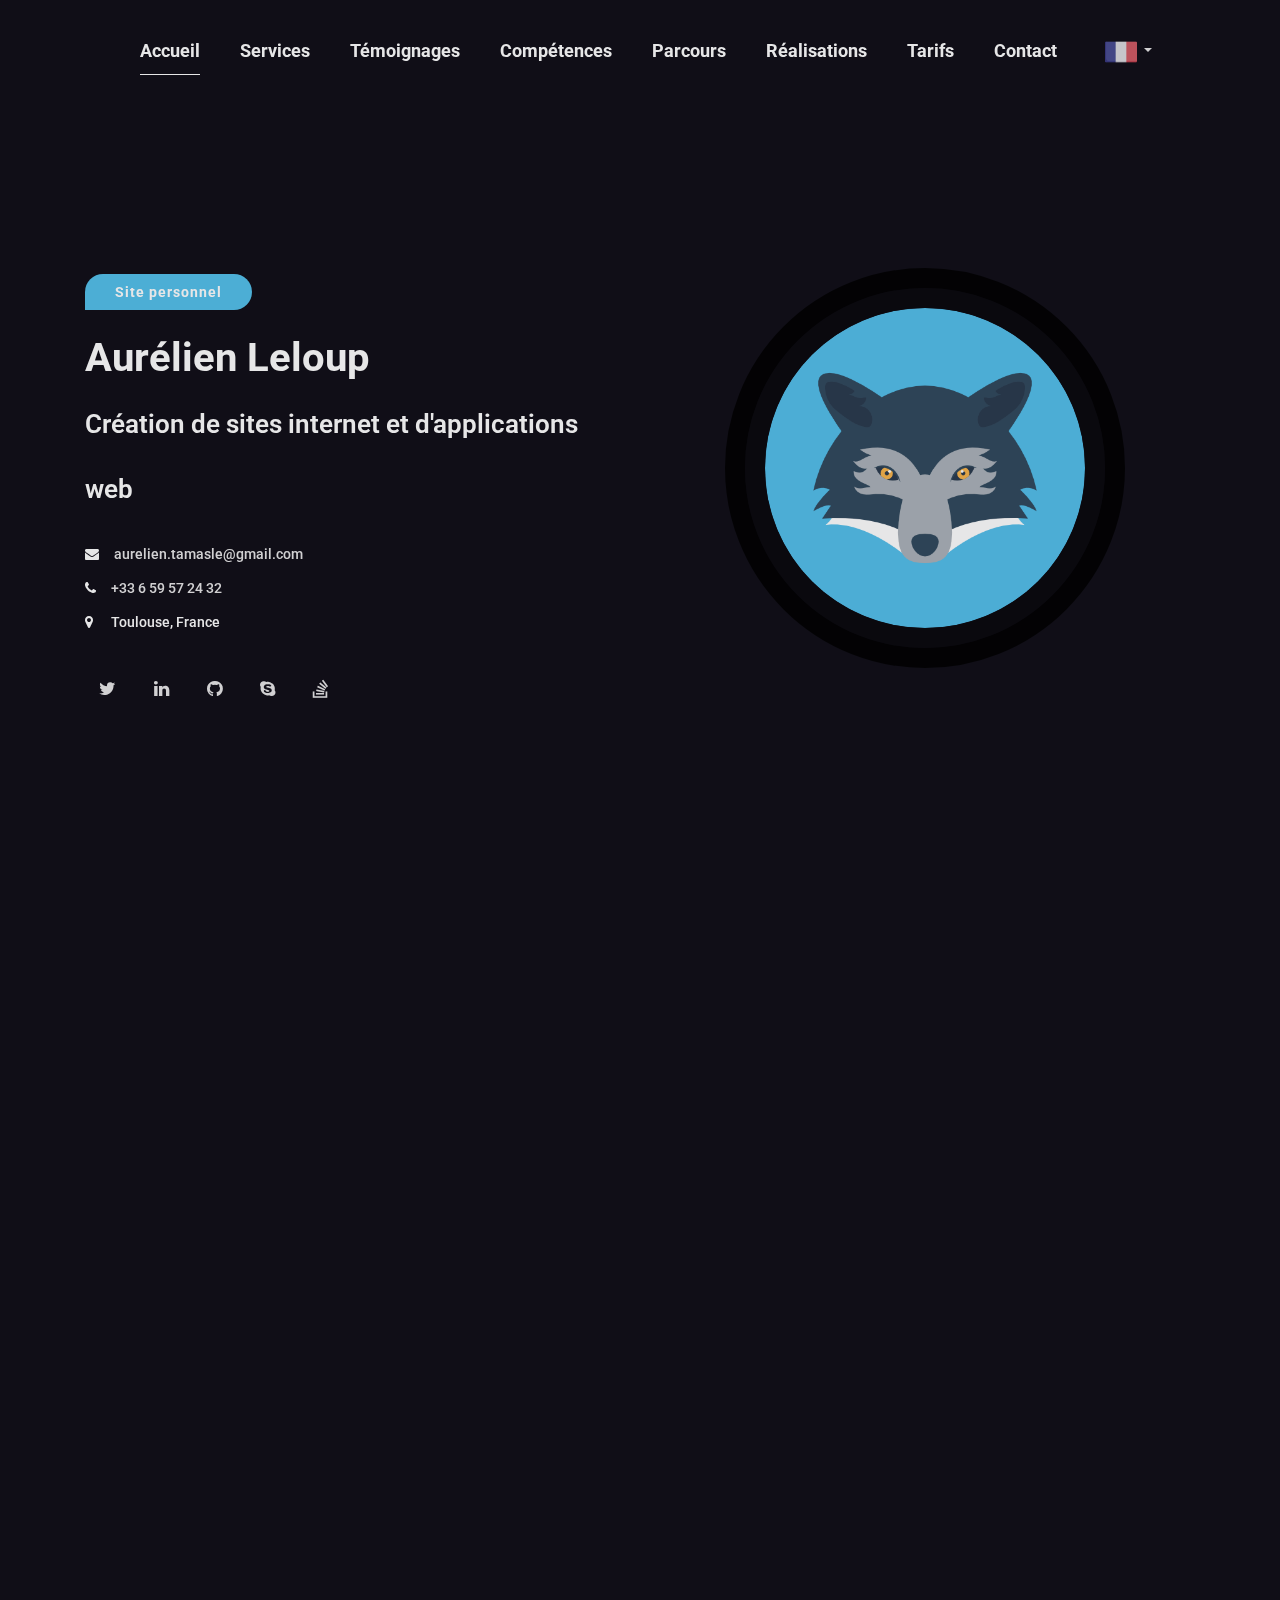
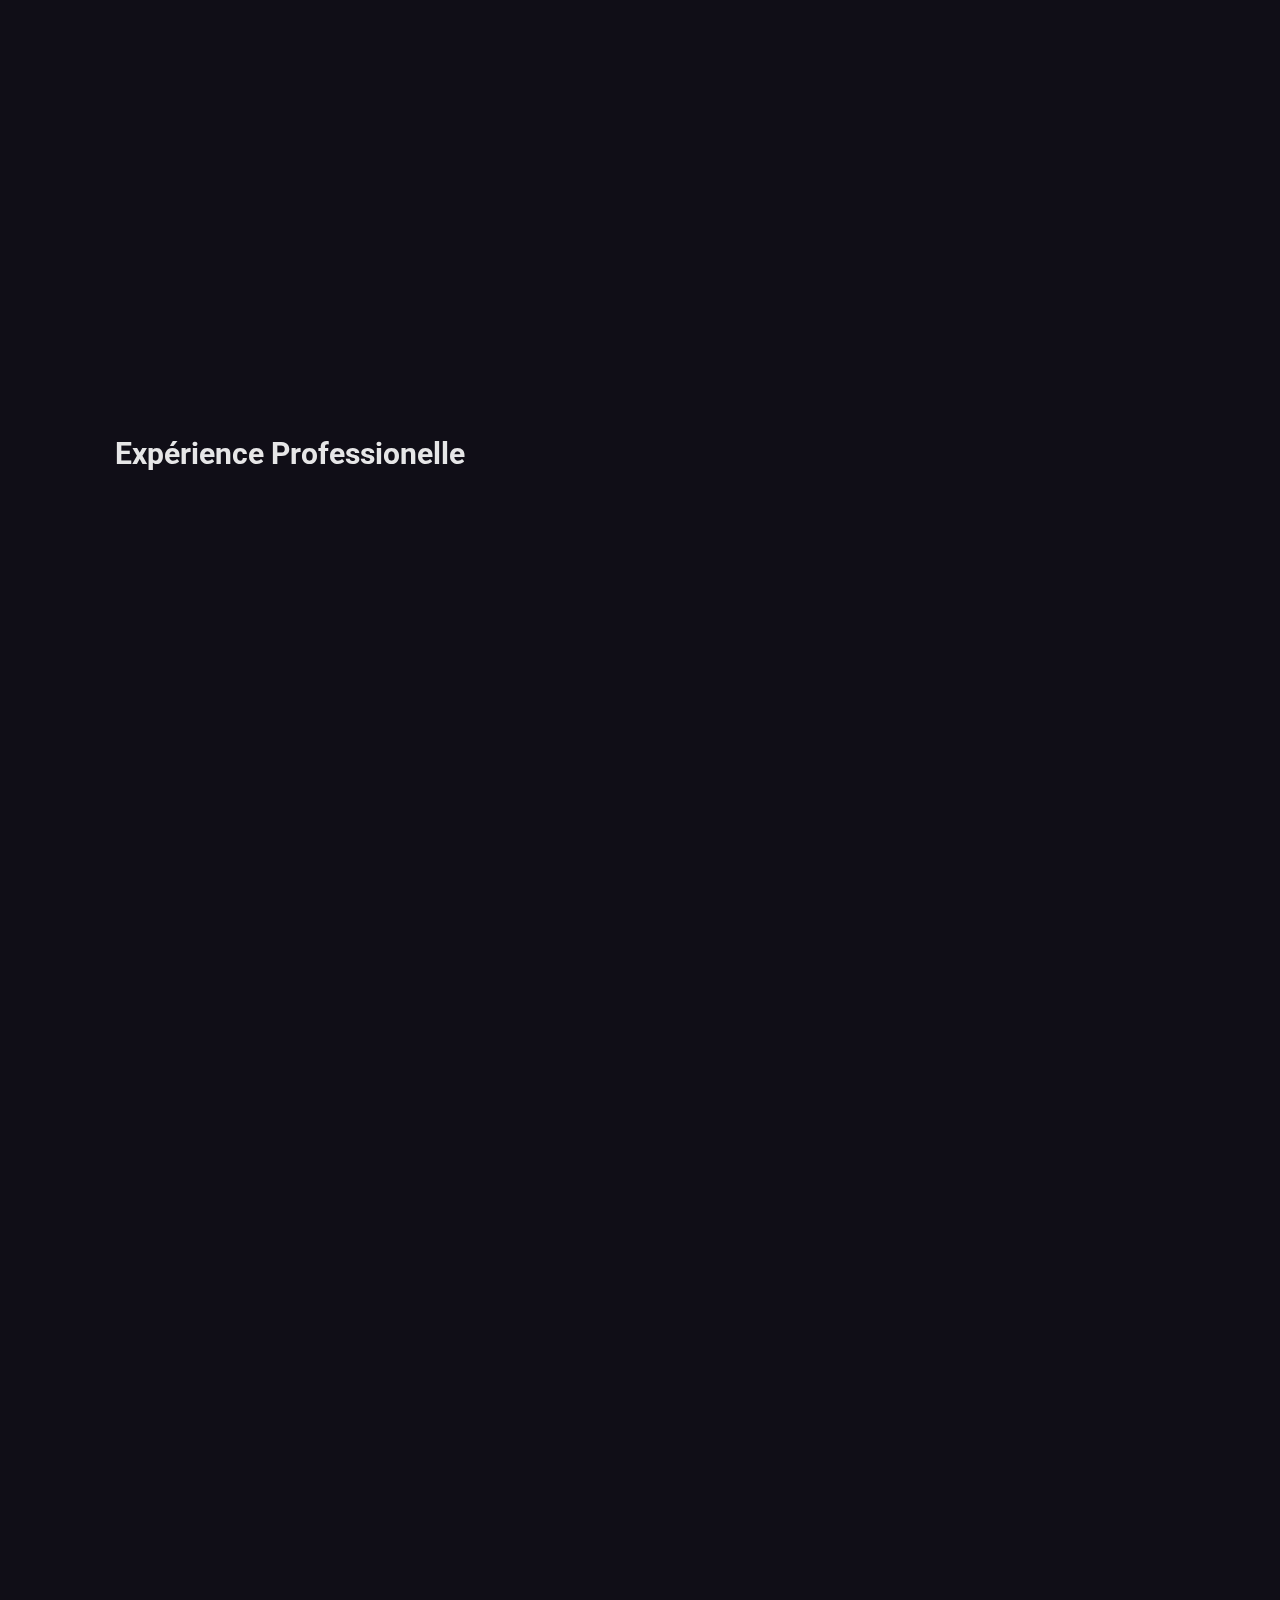
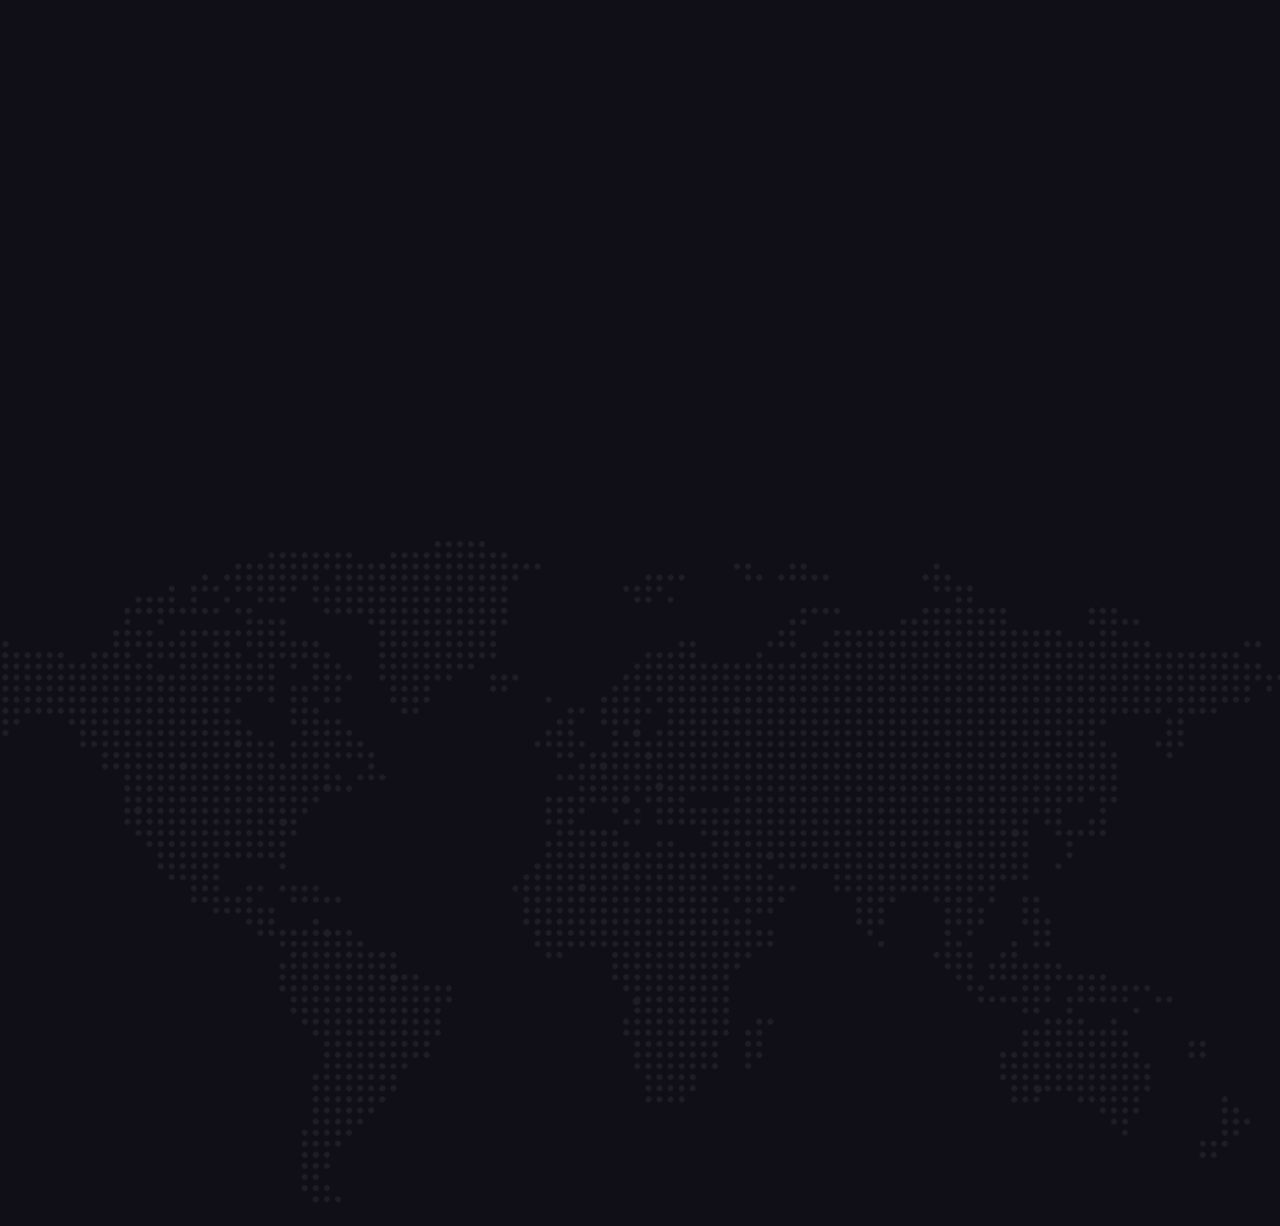
<file: index.html>
<!doctype html>
<html lang="fr">
<head>
    <title>Aurélien Leloup - Développeur full stack | Création de site internet, optimisation web et développement
        spécifique</title>
    <!-- Required meta tags -->
    <meta charset="utf-8">
    <meta http-equiv="X-UA-Compatible" content="IE=edge">
    <meta name="description" content="Aurélien Leloup, création et optimisation de site internet, développement web"/>
    <meta name="viewport" content="width=device-width, initial-scale=1, shrink-to-fit=no">

    <!-- Google Tag Manager -->
    <script>
        (function (w, d, s, l, i) {
            w[l] = w[l] || [];
            w[l].push({
                'gtm.start':
                    new Date().getTime(), event: 'gtm.js'
            });
            var f = d.getElementsByTagName(s)[0],
                j = d.createElement(s), dl = l != 'dataLayer' ? '&l=' + l : '';
            j.async = true;
            j.src =
                'https://www.googletagmanager.com/gtm.js?id=' + i + dl;
            f.parentNode.insertBefore(j, f);
        })(window, document, 'script', 'dataLayer', 'GTM-M9F27XL');
    </script>
    <!-- End Google Tag Manager -->

    <!-- FAV AND ICONS   -->
    <link rel="shortcut icon" href="assets/images/favicon.ico">

    <!-- Google Font-->
    <link href="https://fonts.googleapis.com/css?family=Roboto" rel="stylesheet">
    <!-- Font Awesome -->
    <link rel="stylesheet" href="assets/icons/font-awesome-4.7.0/css/font-awesome.min.css">
    <!-- Bootstrap CSS -->
    <link rel="stylesheet" href="assets/plugins/css/bootstrap.min.css">
    <!-- Animate CSS-->
    <link rel="stylesheet" href="assets/plugins/css/animate.css">
    <!-- Owl Carousel CSS-->
    <link rel="stylesheet" href="assets/plugins/css/owl.css">
    <!-- Fancybox-->
    <link rel="stylesheet" href="assets/plugins/css/jquery.fancybox.min.css">
    <!-- Custom CSS-->
    <link rel="stylesheet" href="assets/css/styles.css">
    <link rel="stylesheet" href="assets/css/responsive.css">

</head>
<body class="dark-vertion black-bg">

<!-- Google Tag Manager (noscript) -->
<noscript>
    <iframe src="https://www.googletagmanager.com/ns.html?id=GTM-M9F27XL"
            height="0" width="0" style="display:none;visibility:hidden"></iframe>
</noscript>
<!-- End Google Tag Manager (noscript) -->
<!-- Start Loader -->
<div class="section-loader">
    <div class="loader">
        <div></div>
        <div></div>
    </div>
</div>
<!-- End Loader -->

<!--
===================
   NAVIGATION
===================
-->
<header class="black-bg mh-header mh-fixed-nav nav-scroll mh-xs-mobile-nav wow fadeInUp" id="mh-header">
    <div class="overlay"></div>
    <div class="container">
        <div class="row">
            <nav class="navbar navbar-expand-lg mh-nav nav-btn">
                <button class="navbar-toggler" type="button" data-toggle="collapse"
                        data-target="#navbarSupportedContent" aria-controls="navbarSupportedContent"
                        aria-expanded="false" aria-label="Toggle navigation">
                    <span class="navbar-toggler-icon icon"></span>
                </button>

                <div class="collapse navbar-collapse" id="navbarSupportedContent">
                    <ul class="navbar-nav mr-auto ml-auto">
                        <li class="nav-item active">
                            <a class="nav-link" href="#mh-home">Accueil</a>
                        </li>
                        <li class="nav-item">
                            <a class="nav-link" href="#mh-services">Services</a>
                        </li>
                        <li class="nav-item">
                            <a class="nav-link" href="#mh-testimonial">Témoignages</a>
                        </li>
                        <li class="nav-item">
                            <a class="nav-link" href="#mh-skills">Compétences</a>
                        </li>
                        <li class="nav-item">
                            <a class="nav-link" href="#mh-experience">Parcours</a>
                        </li>
                        <li class="nav-item">
                            <a class="nav-link" href="#mh-portfolio">Réalisations</a>
                        </li>
                        <li class="nav-item">
                            <a class="nav-link" href="#mh-pricing">Tarifs</a>
                        </li>
                        <li class="nav-item">
                            <a class="nav-link" href="#mh-contact">Contact</a>
                        </li>
                        <div class=" nav-item dropdown">
                            <a class="nav-link dropdown-toggle"  style="margin-left: 20px;"
                               id="dropdownMenuButton" href="#" data-toggle="dropdown" aria-haspopup="true" aria-expanded="false">
                                <img src="assets/images/flags/france.png">
                            </a>
                            <div class="dropdown-menu" aria-labelledby="dropdownMenuButton">
                                <a class="dropdown-item" href="">
                                    <img src="assets/images/flags/france.png">
                                </a>
                                <a class="dropdown-item" href="en/">
                                    <img src="assets/images/flags/united-kingdom.png">
                                </a>
                            </div>
                        </div>
                    </ul>
                </div>
            </nav>
        </div>
    </div>
</header>

<!--
===================
    HOME
===================
-->
<section class="mh-home" id="mh-home">
    <div class="home-ovimg">
        <div class="container">
            <div class="row xs-column-reverse section-separator vertical-middle-content home-padding">
                <div class="col-sm-6">
                    <div class="mh-header-info">
                        <div class="mh-promo wow fadeInUp" data-wow-duration="0.8s" data-wow-delay="0.1s">
                            <span>Site personnel</span>
                        </div>

                        <h1 class="wow fadeInUp" data-wow-duration="0.8s" data-wow-delay="0.2s">Aurélien Leloup</h1>
                        <h2 class="wow fadeInUp" data-wow-duration="0.8s" data-wow-delay="0.3s"
                            style="font-size: 26px;">
                            Création de sites internet et d'applications web
                        </h2>
                        <ul>
                            <li class="wow fadeInUp" data-wow-duration="0.8s" data-wow-delay="0.4s"><i
                                    class="fa fa-envelope"></i><a href="mailto:aurelien.tamasle@gmail.com">aurelien.tamasle@gmail.com</a>
                            </li>
                            <li class="wow fadeInUp" data-wow-duration="0.8s" data-wow-delay="0.5s"><i
                                    class="fa fa-phone"></i><a href="callto:+33 6 59 57 24 32">+33 6 59 57 24 32</a>
                            </li>
                            <li class="wow fadeInUp" data-wow-duration="0.8s" data-wow-delay="0.6s"><i
                                    class="fa fa-map-marker"></i>
                                <address>Toulouse, France</address>
                            </li>
                        </ul>

                        <ul class="social-icon wow fadeInUp" data-wow-duration="0.8s" data-wow-delay="0.7s">
                            <li><a href="https://twitter.com/AurelienLeloup"><i class="fa fa-twitter"></i></a></li>
                            <li><a href="https://www.linkedin.com/in/aurelien-leloup"><i class="fa fa-linkedin"></i></a>
                            </li>
                            <li><a href="https://github.com/tamas-le"><i class="fa fa-github"></i></a></li>
                            <li><a href="skype:live:ab24b249b1da26af?userinfo"><i class="fa fa-skype"></i></a></li>
                            <li><a href="https://stackoverflow.com/users/3837147/aur%C3%A9lien-leloup"><i
                                    class="fa fa-stack-overflow"></i></a></li>
                        </ul>
                    </div>
                </div>
                <div class="col-sm-6">
                    <div class="hero-img wow fadeInUp" data-wow-duration="0.8s" data-wow-delay="0.6s">
                        <div class="img-border">
                            <img src="assets/images/wolf.png" alt="" class="img-fluid">
                        </div>
                    </div>
                </div>
            </div>
        </div>
    </div>

<!--
==================
    ABOUT
=================
-->
    <div class="container">
        <div class="row section-separator">
            <div class="col-sm-12 col-md-5">
                <div class="mh-about-img shadow-2 wow fadeInUp" data-wow-duration="0.8s" data-wow-delay="0.4s">
                    <img src="assets/images/portrait-aurelien-leloup.jpg" alt="" class="img-fluid">
                </div>
            </div>
            <div class="col-sm-12 col-md-7">
                <div class="mh-about-inner">
                    <h2 class="wow fadeInUp" data-wow-duration="0.8s" data-wow-delay="0.1s">Qui est Aurélien
                        Leloup?</h2>
                    <p class="wow fadeInUp" data-wow-duration="0.8s" data-wow-delay="0.2s">
                        Ingénieur génie logiciel de formation, je me suis rapidement spécialisé dans le web. Au-delà du
                        développement, je possède toutes les compétences nécessaires à votre succès sur internet. <br/>
                        <i class="fa fa-arrow-right" aria-hidden="true"></i> Augmentez vos visites mensuelles en
                        optimisant votre référencement naturel.<br/>
                        <i class="fa fa-arrow-right" aria-hidden="true"></i> Améliorez votre taux de conversion en
                        boostant les performances de votre site web.<br/>
                        <i class="fa fa-arrow-right" aria-hidden="true"></i> Comblez vos utilisateurs grâce à un design
                        responsive, épuré et ergonomique.<br/>

                        Mes compétences, consolidées par 3 ans d’expérience dans un cabinet de conseil spécialisé dans
                        l’optimisation de sites web, me permettent de vous accompagner dans toutes les phases de votre
                        projet. <br/>
                        N’hésitez pas à me contacter pour en savoir plus sur mon offre et mes tarifs.
                    </p>
                    <div class="mh-about-tag wow fadeInUp" data-wow-duration="0.8s" data-wow-delay="0.3s">
                        <ul>
                            <li><span>création site internet</span></li>
                            <li><span>développement web full-stack</span></li>
                            <li><span>performance web</span></li>
                            <li><span>webmaster</span></li>
                            <li><span>référencement naturel</span></li>
                            <li><span>graphisme / webdesign</span></li>
                        </ul>
                    </div>
                    <a target="_blank" href="files/Aurelien_Leloup_CV.pdf" class="btn btn-fill wow fadeInUp"
                       data-wow-duration="0.8s" data-wow-delay="0.4s">Télécharger mon CV<i
                            class="fa fa-download"></i></a>
                </div>
            </div>
        </div>
    </div>
</section>

<!--
===================
SERVICE
===================
-->
<section class="mh-service" id="mh-services">
    <div class="container">
        <div class="row section-separator">
            <div class="col-sm-12 text-center section-title wow fadeInUp" data-wow-duration="0.8s"
                 data-wow-delay="0.2s">
                <h2>Mes solutions pour votre site web</h2>
            </div>
            <div class="col-sm-3">
                <div class="mh-service-item shadow-1 dark-bg wow fadeInUp" data-wow-duration="0.8s"
                     data-wow-delay="0.3s">
                    <i class="fa fa-laptop purple-color"></i>
                    <h3>Création de site web</h3>
                    <p>
                        Je conçois selon votre besoin tout type de site : vitrine, évènementiel, e-commerce, mobile,
                        etc.<br/> Je vous accompagne dans l'utilisation de votre site via des formations adaptées à tous
                        les niveaux.
                    </p>
                </div>
            </div>
            <div class="col-sm-3">
                <div class="mh-service-item shadow-1 dark-bg wow fadeInUp" data-wow-duration="0.8s"
                     data-wow-delay="0.5s">
                    <i class="fa fa-rocket iron-color"></i>
                    <h3>Optimisation de site web</h3>
                    <p>
                        Je vous accompagne dans votre démarche d'optimisation via des audits et des recommandations.
                        Prenez la première place sur Google, rendez votre site plus rapide ou bien optimisez
                        l'expérience de vos utilisateurs.
                    </p>
                </div>
            </div>
            <div class="col-sm-3">
                <div class="mh-service-item shadow-1 dark-bg wow fadeInUp" data-wow-duration="0.8s"
                     data-wow-delay="0.7s">
                    <i class="fa fa-code sky-color"></i>
                    <h3>Développement web spécifique</h3>
                    <p>
                        Quelque soit votre activité, il est rare que les CMS du marché répondent parfaitement à votre
                        besoin. Je développe pour vous des modules personnalisés. Administration, visualisation,...<br/><br/>
                    </p>
                </div>
            </div>
            <div class="col-sm-3">
                <div class="mh-service-item shadow-1 dark-bg wow fadeInUp" data-wow-duration="0.8s"
                     data-wow-delay="0.7s">
                    <i class="fa fa-file-image-o chicken-color"></i>
                    <h3>Conception graphique</h3>
                    <p>
                        En parallèle de votre site web, je vous propose également de réaliser des visuels en accord avec
                        votre charte graphique. Poster, flyer, carte de visite, logos,...<br/><br/>
                    </p>
                </div>
            </div>
        </div>
    </div>
</section>

<!--
===================
   TESTIMONIALS
===================
-->
<section class="mh-testimonial" id="mh-testimonial">
    <div class="home-v-img">
        <div class="container">
            <div class="row section-separator">
                <div class="col-sm-12 section-title wow fadeInUp" data-wow-duration="0.8s" data-wow-delay="0.2s">
                    <h3>Témoignages</h3>
                </div>
                <div class="col-sm-12 wow fadeInUp" id="mh-client-review" data-wow-duration="0.8s"
                     data-wow-delay="0.3s">
                    <div class="each-client-item">
                        <div class="mh-client-item dark-bg black-shadow-1">
                            <img src="assets/images/client/entre-voisins.png" alt="" class="img-fluid">
                            <p>Efficace et disponible Aurelien a su diagnostiquer mon problème</p>
                            <h4>Philippe R.</h4>
                            <span>Gérant, Entrevoisins</span>
                        </div>
                    </div>
                    <div class="each-client-item">
                        <div class="mh-client-item dark-bg black-shadow-1">
                            <img src="assets/images/client/vermande.png" alt="" class="img-fluid">
                            <p>J'ai demandé à Aurelien d'intervenir sur un point très précis de mon site que je
                                n'arrivais pas à gérer seul. Le problème a été résolu très rapidement et avec ses
                                explications j'ai compris comment me débrouiller.</p>
                            <h4>Bernard L.</h4>
                            <span>Responsable commercial, Vermande</span>
                        </div>
                    </div>
                    <div class="each-client-item">
                        <div class="mh-client-item dark-bg black-shadow-1">
                            <img src="assets/images/client/beauty-discount.png" alt="" class="img-fluid">
                            <p>Très bien !</p>
                            <h4>David F.</h4>
                            <span>Gérant, Beauty Discount</span>
                        </div>
                    </div>
                    <div class="each-client-item">
                        <div class="mh-client-item dark-bg black-shadow-1">
                            <img src="assets/images/client/coupure-electricite.png" alt="" class="img-fluid">
                            <p>J'ai reçu un grand nombre de propositions sur codeur et j'ai regardé le site d'Aurélien, je le trouvais super bien fait, son profil collait parfaitement avec ce que je souhaitais.
                                C'était très rapide, très pro, super ! A recommandé !</p>
                            <h4>Gaël V.</h4>
                            <span>Gérant, Coupure Electricité</span>
                        </div>
                    </div>





                </div>
            </div>
        </div>
    </div>
</section>


<!--
===================
   SKILLS
===================
-->
<section class="mh-skills" id="mh-skills">
    <div class="container">
        <div class="row section-separator">
            <div class="section-title text-center col-sm-12">
                <!--<h2>Skills</h2>-->
            </div>
            <div class="col-sm-12 col-md-7">
                <div class="mh-skills-inner">
                    <div class="mh-professional-skill wow fadeInUp" data-wow-duration="0.8s" data-wow-delay="0.3s">
                        <h3>Compétences techniques</h3>
                        <div class="each-skills">
                            <div class="candidatos">
                                <div class="parcial">
                                    <div class="info">
                                        <div class="nome">développement web full stack</div>
                                        <div class="percentagem-num">90%</div>
                                    </div>
                                    <div class="progressBar">
                                        <div class="percentagem" style="width: 90%;"></div>
                                    </div>
                                </div>
                            </div>
                            <div class="candidatos">
                                <div class="parcial">
                                    <div class="info">
                                        <div class="nome">performance web</div>
                                        <div class="percentagem-num">80%</div>
                                    </div>
                                    <div class="progressBar">
                                        <div class="percentagem" style="width: 78%;"></div>
                                    </div>
                                </div>
                            </div>
                            <div class="candidatos">
                                <div class="parcial">
                                    <div class="info">
                                        <div class="nome">SEO</div>
                                        <div class="percentagem-num">75%</div>
                                    </div>
                                    <div class="progressBar">
                                        <div class="percentagem" style="width: 72%;"></div>
                                    </div>
                                </div>
                            </div>
                            <div class="candidatos">
                                <div class="parcial">
                                    <div class="info">
                                        <div class="nome">webdesign</div>
                                        <div class="percentagem-num">65%</div>
                                    </div>
                                    <div class="progressBar">
                                        <div class="percentagem" style="width: 65%;"></div>
                                    </div>
                                </div>
                            </div>
                            <div class="candidatos">
                                <div class="parcial">
                                    <div class="info">
                                        <div class="nome">graphisme</div>
                                        <div class="percentagem-num">60%</div>
                                    </div>
                                    <div class="progressBar">
                                        <div class="percentagem" style="width: 60%;"></div>
                                    </div>
                                </div>
                            </div>
                        </div>
                    </div>
                </div>
            </div>
            <div class="col-sm-12 col-md-5">
                <div class="mh-professional-skills wow fadeInUp" data-wow-duration="0.8s" data-wow-delay="0.5s">
                    <h3>Content Management System (CMS)</h3>
                    <ul class="mh-professional-progress">
                        <li>
                            <div class="mh-progress mh-progress-circle" data-progress="96"></div>
                            <div class="pr-skill-name">Wordpress</div>
                        </li>
                        <li>
                            <div class="mh-progress mh-progress-circle" data-progress="85"></div>
                            <div class="pr-skill-name">Prestashop</div>
                        </li>
                        <li>
                            <div class="mh-progress mh-progress-circle" data-progress="71"></div>
                            <div class="pr-skill-name">Shopify</div>
                        </li>
                        <li>
                            <div class="mh-progress mh-progress-circle" data-progress="60"></div>
                            <div class="pr-skill-name">Magento</div>
                        </li>
                    </ul>
                </div>
            </div>
        </div>
    </div>
</section>

<!--
===================
   EXPERIENCES
===================
-->
<section class="mh-experince" id="mh-experience">
    <div class="bolor-overlay">
        <div class="container">
            <div class="row section-separator">
                <div class="col-sm-12 col-md-6">
                    <div class="mh-work">
                        <h3>Expérience Professionelle</h3>
                        <div class="mh-experience-deatils">
                            <div class="mh-work-item dark-bg wow fadeInUp" data-wow-duration="0.8s"
                                 data-wow-delay="0.4s">
                                <h4>Developpeur web fullstack <a href="https://www.aurelienleloup.fr">Freelance</a></h4>
                                <div class="mh-eduyear">janv 2020 – aujourd'hui</div>
                                <span>Création & Optimisation de sites web. Mise en place d'applications métier</span>
                                <ul class="work-responsibility">
                                    <li><i class="fa fa-circle"></i> Mise en place d’applications métier : Springboot / Angular</li>
                                    <li><i class="fa fa-circle"></i> Création de sites vitrines & ecommerce : Wordpress / Prestashop</li>
                                    <li><i class="fa fa-circle"></i> Prestations d’assistance technique</li>
                                </ul>
                            </div>
                            <div class="mh-work-item dark-bg wow fadeInUp" data-wow-duration="0.8s"
                                 data-wow-delay="0.4s">
                                <h4>Développement web full stack <a href="https://openairlines.com">OpenAirlines</a></h4>
                                <div class="mh-eduyear">janv 2020 – août 2020</div>
                                <span>Développement web full stack de l'application SkyBreathe Fuel Efficiency</span>
                                <ul class="work-responsibility">
                                    <li><i class="fa fa-circle"></i>Développement backend Java EE</li>
                                    <li><i class="fa fa-circle"></i>Développement frontend Angular 8+
                                    </li>
                                </ul>
                            </div>
                            <!-- Education Institutes-->
                            <div class="mh-work-item dark-bg wow fadeInUp" data-wow-duration="0.8s"
                                 data-wow-delay="0.4s">
                                <h4>Responsable technique <a href="https://www.quadran.eu/">Quadran</a></h4>
                                <div class="mh-eduyear">août 2016 – déc. 2019</div>
                                <span>Développement web de la solution de supervision des performances appYuser</span>
                                <ul class="work-responsibility">
                                    <li><i class="fa fa-circle"></i>Création de la norme appYdex</li>
                                    <li><i class="fa fa-circle"></i>Spécification et réalisation d'évolutions
                                        fonctionnelles
                                    </li>
                                </ul>
                                <span>Réalisation d'audits techniques</span>
                                <ul class="work-responsibility">
                                    <li><i class="fa fa-circle"></i>Performance web</li>
                                    <li><i class="fa fa-circle"></i>SEO</li>
                                    <li><i class="fa fa-circle"></i>Intégration WordPress</li>
                                </ul>
                                <span>Intégration de solutions CDN</span>
                                <ul class="work-responsibility">
                                    <li><i class="fa fa-circle"></i>Etude comparative</li>
                                    <li><i class="fa fa-circle"></i>Mise en place / Support</li>
                                </ul>
                                <span><a style="color:#54c1eb;" href="https://www.quadran.eu/author/aurelien/">Rédaction d'articles</a> autour de la web performance</span>
                            </div>
                            <!-- Education Institutes-->
                            <div class="mh-work-item dark-bg wow fadeInUp" data-wow-duration="0.8s"
                                 data-wow-delay="0.6s">
                                <h4>Développement web <a style="color:#54c1eb;" href="https://www.capgemini.com/fr-fr/">Capgemini</a>
                                </h4>
                                <div class="mh-eduyear">févr. 2016 – juil. 2016</div>
                                <ul class="work-responsibility">
                                    <li><i class="fa fa-circle"></i>Développement web Java EE sur une application de
                                        gestion de configuration avion
                                    </li>
                                    <li><i class="fa fa-circle"></i>Réalisation d'une étude de responsive retrofitting
                                    </li>
                                    <li><i class="fa fa-circle"></i>Implémentation de scripts pour l'analyse des données
                                    </li>
                                </ul>
                            </div>
                            <!-- Education Institutes-->
                            <div class="mh-work-item dark-bg wow fadeInUp" data-wow-duration="0.8s"
                                 data-wow-delay="0.7s">
                                <h4>Développement web <a href="https://www.continental-automotive.com">Continental</a>
                                </h4>
                                <div class="mh-eduyear">juil. 2015 – sept. 2015</div>
                                <span>Création d'un module d'administration et d'un module de visualisation des données dans TicketSystem. TicketSystem est une application interne aux centres d'essai de Continental. Elle est développée en Grails.</span>
                                <ul class="work-responsibility">
                                    <li><i class="fa fa-circle"></i>Implémentation complète d'une interface
                                        d'administration. Cette interface permet la gestion des utilisateurs et des
                                        tickets
                                    </li>
                                    <li><i class="fa fa-circle"></i>Ajout d'outils de visualisation temps réel avec
                                        Google Charts
                                    </li>
                                    <li><i class="fa fa-circle"></i>Amélioration de l'ergonomie globale de l'application
                                        notamment avec l'utilisation d'Ajax pour éviter de devoir recharger
                                        systématiquement les pages
                                    </li>
                                </ul>
                                <span>Technologies utilisées : Oracle SQL, Java EE, Grails, Google Charts, Ajax, CSS, Jquery</span>
                            </div>
                            <div class="mh-work-item dark-bg wow fadeInUp" data-wow-duration="0.8s"
                                 data-wow-delay="0.7s">
                                <h4>Développeur Android <a href="http://www.redninja.co.uk">Red Ninja Studios</a></h4>
                                <div class="mh-eduyear">juin 2014 – sept. 2014</div>
                                <span>Développement complet de l'application Android <a style="color:#54c1eb;"
                                                                                        href="http://www.saveoneverynight.com/">SaveOnEveryNight</a></span>
                                <ul class="work-responsibility">
                                    <li><i class="fa fa-circle"></i> Création d'interfaces graphiques au format natif
                                        Android d'après les maquettes fournies par les designers
                                    </li>
                                    <li><i class="fa fa-circle"></i>Implémentation de la logique de l'application en
                                        accord avec le cahier des charges
                                    </li>
                                    <li><i class="fa fa-circle"></i>Consommation d'une API REST pour la lecture/
                                        l'écriture des données
                                    </li>
                                </ul>
                                <span>Technologies utilisées : Android / Java / REST </span>
                            </div>
                        </div>
                    </div>
                </div>
                <div class="col-sm-12 col-md-6">
                    <div class="mh-education">
                        <h3 class="wow fadeInUp" data-wow-duration="0.8s" data-wow-delay="0.2s">Formation</h3>
                        <div class="mh-education-deatils">
                            <!-- Education Institutes-->
                            <div class="mh-education-item dark-bg wow fadeInUp" data-wow-duration="0.8s"
                                 data-wow-delay="0.3s">
                                <h4>Certification Pre-sales engineer <a href="https://www.akamai.com">Akamai</a></h4>
                                <div class="mh-eduyear">2017</div>
                                <p>Dans le cadre du partenariat entre Quadran et Akamai, je valide la certification
                                    Pre-sales engineer. Cette formation me permet de gagner en compétence sur le
                                    fonctionnement des solutions d'accélération web : CDN, Front end Optimisation HTTP/2
                                    et 3... Akamai est le premier fournisseur de services CDN (content delivery network,
                                    réseau de diffusion de contenu)</p>
                            </div>
                            <!-- Education Institutes-->
                            <div class="mh-education-item dark-bg wow fadeInUp" data-wow-duration="0.8s"
                                 data-wow-delay="0.5s">
                                <h4>Formation Ingénieur Génie Logiciel <a
                                        href="http://www.insa-toulouse.fr/fr/index.html">INSA Toulouse</a></h4>
                                <div class="mh-eduyear">2011 - 2016</div>
                                <p>Formation complète sur le processus de développement de logiciels et la conception de
                                    systèmes informatiques complexes. Principales matières étudiées : Programmation
                                    Orientée Objet, Programmation Fonctionnelle, Cloud Computing, Bases de données,
                                    Réseaux informatiques, Systèmes d'exploitation</p>
                            </div>
                            <!-- Education Institutes-->
                            <div class="mh-education-item dark-bg wow fadeInUp" data-wow-duration="0.8s"
                                 data-wow-delay="0.6s">
                                <h4>Bac S <a href="http://www.lyceedebaudre.net">Lycée Jean-Baptiste De Baudre, Agen</a>
                                </h4>
                                <div class="mh-eduyear">2011</div>
                                <p>Baccalauréat scientifique spécialité mathématiques avec mention.</p>
                            </div>
                        </div>
                    </div>
                </div>

            </div>
        </div>
    </div>
</section>


<!--
===================
   PORTFOLIO
===================
-->
<section class="mh-portfolio" id="mh-portfolio">
    <div class="container">
        <div class="row section-separator">
            <div class="section-title col-sm-12 wow fadeInUp" data-wow-duration="0.8s" data-wow-delay="0.1s">
                <h3>Portfolio</h3>
            </div>
            <div class="part col-sm-12">

                <!-- FILTER -->
                <div class="portfolio-nav col-sm-12" id="filter-button">
                    <ul>
                        <li data-filter="*" class="current wow fadeInUp" data-wow-duration="0.8s" data-wow-delay="0.1s">
                            <span>Tous mes projets</span></li>
                        <li data-filter=".design" class="wow fadeInUp" data-wow-duration="0.8s" data-wow-delay="0.2s">
                            <span>Graphisme</span>
                        </li>
                        <li data-filter=".dev" class="wow fadeInUp" data-wow-duration="0.8s" data-wow-delay="0.3s">
                            <span>Développement logiciel</span>
                        </li>
                        <li data-filter=".web" class="wow fadeInUp" data-wow-duration="0.8s" data-wow-delay="0.3s">
                            <span>Sites web</span>
                        </li>
                    </ul>
                </div>
                <!-- PROJECTS -->
                <div class="mh-project-gallery col-sm-12 wow fadeInUp" id="project-gallery" data-wow-duration="0.8s"
                     data-wow-delay="0.5s">
                    <div class="portfolioContainer row">
                        <div class="grid-item col-md-4 col-sm-6 col-xs-12 web">
                            <figure>
                                <img src="assets/images/portfolio/site-quadran-copie-écran-min.png"
                                     alt="Quadran - site wordpress">
                                <figcaption class="fig-caption">
                                    <i class="fa fa-search"></i>
                                    <h5 class="title">Quadran</h5>
                                    <span class="sub-title">Site wordpress</span>
                                    <a data-fancybox data-src="#site-quadran"></a>
                                </figcaption>
                            </figure>
                        </div>

                        <div class="grid-item col-md-4 col-sm-6 col-xs-12 design">
                            <figure>
                                <img src="assets/images/portfolio/appydex-short-min.png" alt="appydex">
                                <figcaption class="fig-caption">
                                    <i class="fa fa-search"></i>
                                    <h5 class="title">Définition de l'appYdex</h5>
                                    <span class="sub-title">Infographie</span>
                                    <a data-fancybox data-src="#appydex"></a>
                                </figcaption>
                            </figure>
                        </div>

                        <div class="grid-item col-md-4 col-sm-6 col-xs-12 design">
                            <figure>
                                <img src="assets/images/portfolio/poster-stage-continental-min.png"
                                     alt="poster continental">
                                <figcaption class="fig-caption">
                                    <i class="fa fa-search"></i>
                                    <h5 class="title">Stage chez Continental</h5>
                                    <span class="sub-title">Poster</span>
                                    <a data-fancybox data-src="#continental"></a>
                                </figcaption>
                            </figure>
                        </div>

                        <div class="grid-item col-md-4 col-sm-6 col-xs-12 design">
                            <figure>
                                <img src="assets/images/portfolio/flyer-littlebill-min.png" alt="littlebill">
                                <figcaption class="fig-caption">
                                    <i class="fa fa-search"></i>
                                    <h5 class="title">LittleBill</h5>
                                    <span class="sub-title">Flyer</span>
                                    <a data-fancybox data-src="#littlebill"></a>
                                </figcaption>
                            </figure>
                        </div>

                        <div class="grid-item col-md-4 col-sm-6 col-xs-12 design">
                            <figure>
                                <img src="assets/images/portfolio/poster-fête-de-la-fraise-min.png"
                                     alt="fete de la fraise">
                                <figcaption class="fig-caption">
                                    <i class="fa fa-search"></i>
                                    <h5 class="title">Fête de la Fraise</h5>
                                    <span class="sub-title">Poster</span>
                                    <a data-fancybox data-src="#fraise"></a>
                                </figcaption>
                            </figure>
                        </div>

                        <div class="grid-item col-md-4 col-sm-6 col-xs-12 design">
                            <figure>
                                <img src="assets/images/portfolio/cv-estheticienne-min.png" alt="CV estheticienne">
                                <figcaption class="fig-caption">
                                    <i class="fa fa-search"></i>
                                    <h5 class="title">CV esthéticienne</h5>
                                    <a data-fancybox data-src="#esthetique"></a>
                                </figcaption>
                            </figure>
                        </div>
                        <div class="grid-item col-md-4 col-sm-6 col-xs-12 web">
                            <figure>
                                <img src="assets/images/portfolio/sophrologue-min.png" alt="Sophrologue">
                                <figcaption class="fig-caption">
                                    <i class="fa fa-search"></i>
                                    <h5 class="title">Site web sophrologue</h5>
                                    <a data-fancybox data-src="#sophrologue"></a>
                                </figcaption>
                            </figure>
                        </div>

                        <div class="grid-item col-md-4 col-sm-6 col-xs-12 dev">
                            <figure>
                                <img src="assets/images/portfolio/9square-min.png" alt="9square">
                                <figcaption class="fig-caption">
                                    <i class="fa fa-search"></i>
                                    <h5 class="title">9 square</h5>
                                    <span class="sub-title">Jeu mobile</span>
                                    <a data-fancybox data-src="#9square"></a>
                                </figcaption>
                            </figure>
                        </div>
                        <div class="grid-item col-md-4 col-sm-6 col-xs-12 dev">
                            <figure>
                                <img src="assets/images/portfolio/arya-min.png" alt="Arya, entreprise service bus tester">
                                <figcaption class="fig-caption">
                                    <i class="fa fa-search"></i>
                                    <h5 class="title">Arya</h5>
                                    <span class="sub-title">Application web</span>
                                    <a data-fancybox data-src="#arya"></a>
                                </figcaption>
                            </figure>
                        </div>
                        <div class="grid-item col-md-4 col-sm-6 col-xs-12 dev">
                            <figure>
                                <img src="assets/images/portfolio/chatsystem-min.png" alt="Chat System">
                                <figcaption class="fig-caption">
                                    <i class="fa fa-search"></i>
                                    <h5 class="title">ChatSystem</h5>
                                    <span class="sub-title">Logiciel desktop</span>
                                    <a data-fancybox data-src="#cs"></a>
                                </figcaption>
                            </figure>
                        </div>

                        <div class="grid-item col-md-4 col-sm-6 col-xs-12 dev">
                            <figure>
                                <img src="assets/images/portfolio/ada-as-a-service.jpg" alt="Ada as a service">
                                <figcaption class="fig-caption">
                                    <i class="fa fa-search"></i>
                                    <h5 class="title">Ada as a Service</h5>
                                    <span class="sub-title">Application web</span>
                                    <a data-fancybox data-src="#ada"></a>
                                </figcaption>
                            </figure>
                        </div>

                        <div class="grid-item col-md-4 col-sm-6 col-xs-12 dev">
                            <figure>
                                <img src="assets/images/portfolio/ecoconduite-min.png" alt="Ecoconduite">
                                <figcaption class="fig-caption">
                                    <i class="fa fa-search"></i>
                                    <h5 class="title">Ecoconduite</h5>
                                    <span class="sub-title">Application mobile</span>
                                    <a data-fancybox data-src="#eco"></a>
                                </figcaption>
                            </figure>
                        </div>

                        <div class="grid-item col-md-4 col-sm-6 col-xs-12 dev">
                            <figure>
                                <img src="assets/images/portfolio/proxmox-min.png" alt="Proxmox API">
                                <figcaption class="fig-caption">
                                    <i class="fa fa-search"></i>
                                    <h5 class="title">Proxmox</h5>
                                    <span class="sub-title">API</span>
                                    <a data-fancybox data-src="#proxmox"></a>
                                </figcaption>
                            </figure>
                        </div>

                        <div class="grid-item col-md-4 col-sm-6 col-xs-12 web">
                            <figure>
                                <img src="assets/images/portfolio/les-landes-min.png" alt="Les Landes">
                                <figcaption class="fig-caption">
                                    <i class="fa fa-search"></i>
                                    <h5 class="title">Les Landes</h5>
                                    <span class="sub-title">Site wordpress</span>
                                    <a data-fancybox data-src="#landes"></a>
                                </figcaption>
                            </figure>
                        </div>


                    </div> <!-- End: .grid .project-gallery -->
                </div> <!-- End: .grid .project-gallery -->
            </div> <!-- End: .part -->
        </div> <!-- End: .row -->
    </div>
    <div class="mh-portfolio-modal" id="site-quadran">
        <div class="container">
            <div class="row mh-portfolio-modal-inner">
                <div class="col-sm-5">
                    <h5>Quadran - Site wordpress</h5>
                    <p>
                        Dans le cadre de mes acitivités chez Quadran, je suis amené à travailler sur la refonte du site.
                        Je conçoit et met en place le nouveau design sur différentes pages du site. Je développe un
                        module d'évaluation permettant de tester les performances des sites web.</p>
                    <div class="mh-about-tag">
                        <ul>
                            <li><span>php</span></li>
                            <li><span>html</span></li>
                            <li><span>css</span></li>
                            <li><span>php</span></li>
                            <li><span>wordpress</span></li>
                            <li><span>angular</span></li>
                            <li><span>Javascript</span></li>
                        </ul>
                    </div>
                    <a target="_blank" href="https://www.quadran.eu" class="btn btn-fill">
                        <i class="fa fa-external-link-square"></i>
                        Accéder au site</a>
                </div>
                <div class="col-sm-7">
                    <div class="mh-portfolio-modal-img">
                        <h6>Evaluation de la performance des site web</h6>
                        <img src="assets/images/portfolio/site-quadran-copie-écran-evaluation-min.png" alt=""
                             class="img-fluid">
                        <h6>Page produit appYuser</h6>
                        <img src="assets/images/portfolio/site-quadran-copie-écran-appyuser-min.png" alt=""
                             class="img-fluid">

                    </div>
                </div>
            </div>
        </div>
    </div>
    <div class="mh-portfolio-modal" id="appydex">
        <div class="container">
            <div class="row mh-portfolio-modal-inner">
                <h5>Définition de l'appYdex</h5>
                <p>Infographie réalisée dans le cadre de mes activités chez Quadran. Son but est d'expliquer la genèse
                    et le fonctionnement de l'indice appYdex.</p>
                <img src="assets/images/portfolio/appydex-min.png" alt="" class="img-fluid">
            </div>
        </div>
    </div>
    <div class="mh-portfolio-modal" id="continental">
        <div class="container">
            <div class="row mh-portfolio-modal-inner">
                <h5 style="width:100%">Stage chez Continental</h5>
                <p>Poster récapitulatif de mon stage chez Continental.</p>
                <img src="assets/images/portfolio/poster-stage-continental-min.png" alt="" class="img-fluid">
            </div>
        </div>
    </div>
    <div class="mh-portfolio-modal" id="littlebill">
        <div class="container">
            <div class="row mh-portfolio-modal-inner">
                <h5 style="width:100%">Little Bill</h5>
                <p>Flyer réalisé pour la startup américaine LittleBill. </p>
                <img src="assets/images/portfolio/flyer-littlebill-min.png" alt="" class="img-fluid">
            </div>
        </div>
    </div>
    <div class="mh-portfolio-modal" id="fraise">
        <div class="container">
            <div class="row mh-portfolio-modal-inner">
                <h5 style="width:100%">Fête de la Fraise</h5>
                <p>Poster pour la Fête de la Fraise 2018 </p>
                <img src="assets/images/portfolio/poster-fête-de-la-fraise-min.png" alt="" class="img-fluid">
            </div>
        </div>
    </div>
    <div class="mh-portfolio-modal" id="esthetique">
        <div class="container">
            <div class="row mh-portfolio-modal-inner">
                <h5 style="width:100%">CV estheticienne</h5>
                <p>Exemple de CV estheticienne</p>
                <img src="assets/images/portfolio/cv-estheticienne-min.png" alt="" class="img-fluid">
            </div>
        </div>
    </div>
    <div class="mh-portfolio-modal" id="9square">
        <div class="container">
            <div class="row mh-portfolio-modal-inner">
                <div class="col-sm-5">
                    <h5>9square - Jeu mobile</h5>
                    <p>9square est un jeu d'arcade que j'ai entièrement développé. Il est disponible en téléchargement
                        gratuit sur Android. </p>

                    <p>10 000+ téléchargements</p>
                    <div class="mh-about-tag">
                        <ul>
                            <li><span>Android</span></li>
                            <li><span>Java</span></li>
                            <li><span>Google play services</span></li>
                        </ul>
                    </div>
                    <a target="_blank"
                       href="https://play.google.com/store/apps/details?id=com.insat.tamasle.square&hl=fr"
                       class="btn btn-fill">
                        <i class="fa fa-android" aria-hidden="true"></i>
                        Accéder à la fiche Google Play</a>
                </div>
                <div class="col-sm-7">
                    <div class="mh-portfolio-modal-img">
                        <img src="assets/images/portfolio/9square-copie-min.png" alt="" class="img-fluid">
                    </div>
                </div>
            </div>
        </div>
    </div>
    <div class="mh-portfolio-modal" id="ada">
        <div class="container">
            <div class="row mh-portfolio-modal-inner">
                <div class="col-sm-5">
                    <h5>Ada as a service - Application web</h5>
                    <p>Service de compilation de code en ADA en mode Saas. Ce projet implémente les principes de base du
                        Cloud Computing. Elasticité, tolérance aux fautes, load balancing et partage de ressources</p>
                    <div class="mh-about-tag">
                        <ul>
                            <li><span>Ada</span></li>
                            <li><span>Java EE</span></li>
                            <li><span>Proxmox</span></li>
                            <li><span>Javascript</span></li>
                        </ul>
                    </div>
                    <a target="_blank" href="https://etud.insa-toulouse.fr/~mabille/notice_utilisation/"
                       class="btn btn-fill">
                        <i class="fa fa-book" aria-hidden="true"></i>
                        Accéder à la documentation du projet</a>
                </div>
                <div class="col-sm-7">
                    <div class="mh-portfolio-modal-img">
                        <img src="assets/images/portfolio/ada-as-a-service.jpg" alt="" class="img-fluid">
                    </div>
                </div>
            </div>
        </div>
    </div>
    <div class="mh-portfolio-modal" id="cs">
        <div class="container">
            <div class="row mh-portfolio-modal-inner">
                <div class="col-sm-5">
                    <h5>ChatSystem - Logiciel desktop</h5>
                    <p>Système de messagerie instantannée en peer to peer, supportant l'envoi de fichiers.</p>
                    <div class="mh-about-tag">
                        <ul>
                            <li><span>Java</span></li>
                            <li><span>Networking</span></li>
                            <li><span>html</span></li>
                            <li><span>css</span></li>
                        </ul>
                    </div>
                    <a target="_blank" href="https://github.com/tamas-le/chatsystem-tamasle-boyeldieu"
                       class="btn btn-fill">
                        <i class="fa fa-github" aria-hidden="true"></i>
                        Voir sur Github</a>
                </div>
                <div class="col-sm-7">
                    <div class="mh-portfolio-modal-img">
                        <img src="assets/images/portfolio/chatsystem-min.png" alt="" class="img-fluid">
                    </div>
                </div>
            </div>
        </div>
    </div>
    <div class="mh-portfolio-modal" id="eco">
        <div class="container">
            <div class="row mh-portfolio-modal-inner">
                <div class="col-sm-5">
                    <h5>Ecoconduite - Application mobile</h5>
                    <p>Réalisation d'un rapport de recherche ainsi que des bases logicielles pour l'élaboration d'une
                        application mobile d'écoconduite.</p>
                    <div class="mh-about-tag">
                        <ul>
                            <li><span>Android</span></li>
                            <li><span>java</span></li>
                            <li><span>matlab</span></li>
                        </ul>
                    </div>
                    <a target="_blank" href="https://github.com/tamas-le/ecoconduite-android-insa" class="btn btn-fill">
                        <i class="fa fa-github" aria-hidden="true"></i>
                        Voir sur Github</a>
                </div>
                <div class="col-sm-7">
                    <div class="mh-portfolio-modal-img">
                        <img src="assets/images/portfolio/ecoconduite-min.png" alt="" class="img-fluid">
                    </div>
                </div>
            </div>
        </div>
    </div>
    <div class="mh-portfolio-modal" id="arya">
        <div class="container">
            <div class="row mh-portfolio-modal-inner">
                <div class="col-sm-5">
                    <h5>Arya - Application web</h5>
                    <p>Création d'un système de test d'Entreprise Service Bus selon les critères de fiabilité et de
                        temps de réponse.</p>
                    <div class="mh-about-tag">
                        <ul>
                            <li><span>Java EE</span></li>
                            <li><span>Mule ESB</span></li>
                        </ul>
                    </div>
                    <a target="_blank" href="files/ARYA.zip" class="btn btn-fill">
                        <i class="fa fa-download" aria-hidden="true"></i>
                        Télécharger la documentation</a>
                </div>
                <div class="col-sm-7">
                    <div class="mh-portfolio-modal-img">
                        <img src="assets/images/portfolio/arya-min.png" alt="" class="img-fluid">
                    </div>
                </div>
            </div>
        </div>
    </div>
    <div class="mh-portfolio-modal" id="proxmox">
        <div class="container">
            <div class="row mh-portfolio-modal-inner">
                <div class="col-sm-5">
                    <h5>Proxmox - API</h5>
                    <p>Développement d'une API Proxmox en Java et rédaction d'un tutoriel explicatif. Proxmox est une
                        solution de virtualisation open source. L'API permet d'effectuer les opérations de base sur les
                        containers.</p>
                    <div class="mh-about-tag">
                        <ul>
                            <li><span>proxmox</span></li>
                            <li><span>java</span></li>
                            <li><span>cloud</span></li>
                        </ul>
                    </div>
                    <a target="_blank" href="https://github.com/tamas-le/pve2-api-java" class="btn btn-fill">
                        <i class="fa fa-github" aria-hidden="true"></i>
                        Voir sur Github</a>
                </div>
                <div class="col-sm-7">
                    <div class="mh-portfolio-modal-img">
                        <img src="assets/images/portfolio/proxmox-min.png" alt="" class="img-fluid">
                    </div>
                </div>
            </div>
        </div>
    </div>
    <div class="mh-portfolio-modal" id="landes">
        <div class="container">
            <div class="row mh-portfolio-modal-inner">
                <div class="col-sm-5">
                    <h5>Les Landes - site WordPress</h5>
                    <p>Création du site Les-Landes.fr. Ce site répertorie toutes les offres touristiques du département des landes.
                    Hébergements, restaurants, activités, visites, producteurs locaux, ... <br/>
                        Mise en place d'un sytème d'import automatisé.
                        Développement d'un système de filtration des résultats.
                    </p>
                    <div class="mh-about-tag">
                        <ul>
                            <li><span>wordpress</span></li>
                            <li><span>import</span></li>
                        </ul>
                    </div>
                    <a target="_blank" href="https://les-landes.fr" class="btn btn-fill">
                        <i class="fa fa-globe" aria-hidden="true"></i>
                        Voir le site</a>
                </div>
                <div class="col-sm-7">
                    <div class="mh-portfolio-modal-img">
                        <img src="assets/images/portfolio/les-landes-min.png" alt="" class="img-fluid">
                        <img src="assets/images/portfolio/les-landes-fiche-min.png" alt="" class="img-fluid">
                        <img src="assets/images/portfolio/les-landes-resultat-min.png" alt="" class="img-fluid">
                    </div>
                </div>
            </div>
        </div>
    </div>
    <div class="mh-portfolio-modal" id="sophrologue">
        <div class="container">
            <div class="row mh-portfolio-modal-inner">
                <div class="col-sm-5">
                    <h5>Rencontre en soi - site WordPress</h5>
                    <p>Création du site professionel de Magali Ducret, sophrologue et coach en Occitanie.
                    </p>
                    <div class="mh-about-tag">
                        <ul>
                            <li><span>wordpress</span></li>
                        </ul>
                    </div>
                    <a target="_blank" href="https://rencontrensoi.com/" class="btn btn-fill">
                        <i class="fa fa-globe" aria-hidden="true"></i>
                        Voir le site</a>
                </div>
                <div class="col-sm-7">
                    <div class="mh-portfolio-modal-img">
                        <img src="assets/images/portfolio/sophrologue-min.png" alt="" class="img-fluid">
                    </div>
                </div>
            </div>
        </div>
    </div>
</section>

<!--
===================
   PRICING
===================
-->
<section class="mh-pricing" id="mh-pricing">
    <div class="">
        <div class="container">
            <div class="row section-separator">
                <div class="col-sm-12 section-title wow fadeInUp" data-wow-duration="0.8s" data-wow-delay="0.2s">
                    <h3>Tarifs</h3>
                </div>
                <div class="col-sm-12 col-md-4">
                    <div class="mh-pricing dark-bg shadow-2 wow fadeInUp" data-wow-duration="0.8s" data-wow-delay="0.3s">
                        <i class="fa fa-wordpress" aria-hidden="true"></i>
                        <h4>Site WordPress</h4>
                        <p>Un site pro, en ligne rapidement</p>
                        <h5>à partir de 500€</h5>
                        <ul>
                            <li>adapté mobiles et tablettes</li>
                            <li>référencement naturel</li>
                            <li>web performance</li>
                            <li>...</li>
                        </ul>
                    </div>
                </div>
                <div class="col-sm-12 col-md-4">
                    <div class="mh-pricing dark-bg shadow-2 wow fadeInUp" data-wow-duration="0.8s" data-wow-delay="0.5s">
                        <i class="fa fa-shopping-cart" aria-hidden="true"></i>
                        <h4>Site e-commerce</h4>
                        <p>Woocommerce, Shopify, Prestashop</p>
                        <h5>à partir de 1000€</h5>
                        <ul>
                            <li>administrable</li>
                            <li>référencement produits</li>
                            <li>configuration google analytics</li>
                            <li>...</li>
                        </ul>
                    </div>
                </div>
                <div class="col-sm-12 col-md-4">
                    <div class="mh-pricing dark-bg shadow-2 wow fadeInUp" data-wow-duration="0.8s" data-wow-delay="0.7s">
                        <i class="fa fa-code" aria-hidden="true"></i>
                        <h4>Développement web</h4>
                        <p>Je suis disponible pour des missions longue durée.</p>
                        <h5>TJM 400€</h5>
                        <ul>
                            <li>Java EE</li>
                            <li>Angular</li>
                            <li>MongoDB</li>
                            <li>...</li>
                        </ul>
                    </div>
                </div>
            </div>
        </div>
    </div>
</section>

<!--
===================
   FOOTER 1
===================
-->
<footer class="mh-footer" id="mh-contact">
    <div class="map-image image-bg">
        <div class="container">
            <div class="row section-separator">
                <div class="col-sm-12 col-md-12 section-title wow fadeInUp" data-wow-duration="0.8s"
                     data-wow-delay="0.2s">
                    <h3>Contactez-moi</h3>
                </div>
                <div class="col-sm-12 col-md-4 wow fadeInUp" data-wow-duration="0.8s" data-wow-delay="0.3s">
                    <p>Vous souhaitez créer votre site web ? Remplissez le formulaire ci-dessous pour obtenir une
                        estimation de tarifs.</p>
                    <a class="btn btn-fill text-center" href="https://forms.gle/N5YNF9hxUvRuobfEA" target="_blank"
                       role="button">
                        Accéder au formulaire <i class="fa fa-arrow-right" aria-hidden="true"></i>
                    </a>

                </div>
                <div class="col-sm-12 col-md-8 wow fadeInUp" data-wow-duration="0.8s" data-wow-delay="0.3s">
                    <p>Vous pouvez également me laisser un message : </p>
                    <form id="contactForm" class="single-form quate-form wow fadeInUp" data-toggle="validator">
                        <div id="msgSubmit" class="h3 text-center hidden"></div>
                        <div class="row">
                            <div class="col-sm-12">
                                <textarea class="contact-message" id="message" rows="6" placeholder="Votre message"
                                          required></textarea>
                            </div>
                            <!-- Subject Button -->
                            <div class="btn-form col-sm-12">
                                <button type="submit" class="btn btn-fill btn-block" id="form-submit">Envoyer</button>
                            </div>
                        </div>
                    </form>
                </div>

                <div class="col-sm-12 mh-copyright wow fadeInUp" data-wow-duration="0.8s" data-wow-delay="0.3s">
                    <div class="row">
                        <div class="col-sm-6">
                            <div class="text-left text-xs-center">
                                <p style="margin-bottom: 0px;" id="date-en"></p>
                                <p>Logo réalisé par <a href="https://www.flaticon.com/authors/vectors-market">Vectors
                                    Market</a> <br/>
                                    <a target="_blank" href="files/CGV.pdf">Conditions générales de vente</a> <br/>
                                    <a target="_blank" href="files/mentions-légales-politique-confidentialité.pdf">Mentions
                                        légales &amp; Politique de confidentialité</a>
                                </p>
                            </div>
                        </div>
                        <div class="col-sm-6">
                            <ul class="social-icon">
                                <li><a href="https://twitter.com/AurelienLeloup"><i class="fa fa-twitter"></i></a></li>
                                <li><a href="https://www.linkedin.com/in/aurelien-leloup"><i class="fa fa-linkedin"></i></a>
                                </li>
                                <li><a href="https://github.com/tamas-le"><i class="fa fa-github"></i></a></li>
                                <li><a href="skype:live:ab24b249b1da26af?userinfo"><i class="fa fa-skype"></i></a></li>
                                <li><a href="https://stackoverflow.com/users/3837147/aur%C3%A9lien-leloup"><i
                                        class="fa fa-stack-overflow"></i></a></li>
                            </ul>
                        </div>
                    </div>
                </div>
            </div>
        </div>
    </div>
</footer>

<!--
==============
* JS Files *
==============
-->

<!-- jQuery first, then Popper.js, then Bootstrap JS -->

<!-- jQuery -->
<script src="assets/plugins/js/jquery.min.js"></script>
<!-- popper -->
<script src="assets/plugins/js/popper.min.js"></script>
<!-- bootstrap -->
<script src="assets/plugins/js/bootstrap.min.js"></script>
<!-- owl carousel -->
<script src="assets/plugins/js/owl.carousel.js"></script>
<!-- validator -->
<script src="assets/plugins/js/validator.min.js"></script>
<!-- wow -->
<script src="assets/plugins/js/wow.min.js"></script>
<!-- mixin js-->
<script src="assets/plugins/js/jquery.mixitup.min.js"></script>
<!-- circle progress-->
<script src="assets/plugins/js/circle-progress.js"></script>
<!-- jquery nav -->
<script src="assets/plugins/js/jquery.nav.js"></script>
<!-- Fancybox js-->
<script src="assets/plugins/js/jquery.fancybox.min.js"></script>
<!-- isotope js-->
<script src="assets/plugins/js/isotope.pkgd.js"></script>
<script src="assets/plugins/js/packery-mode.pkgd.js"></script>

<!-- Custom Scripts-->
<script src="assets/js/custom-scripts.js"></script>
</body>
</html>
</file>
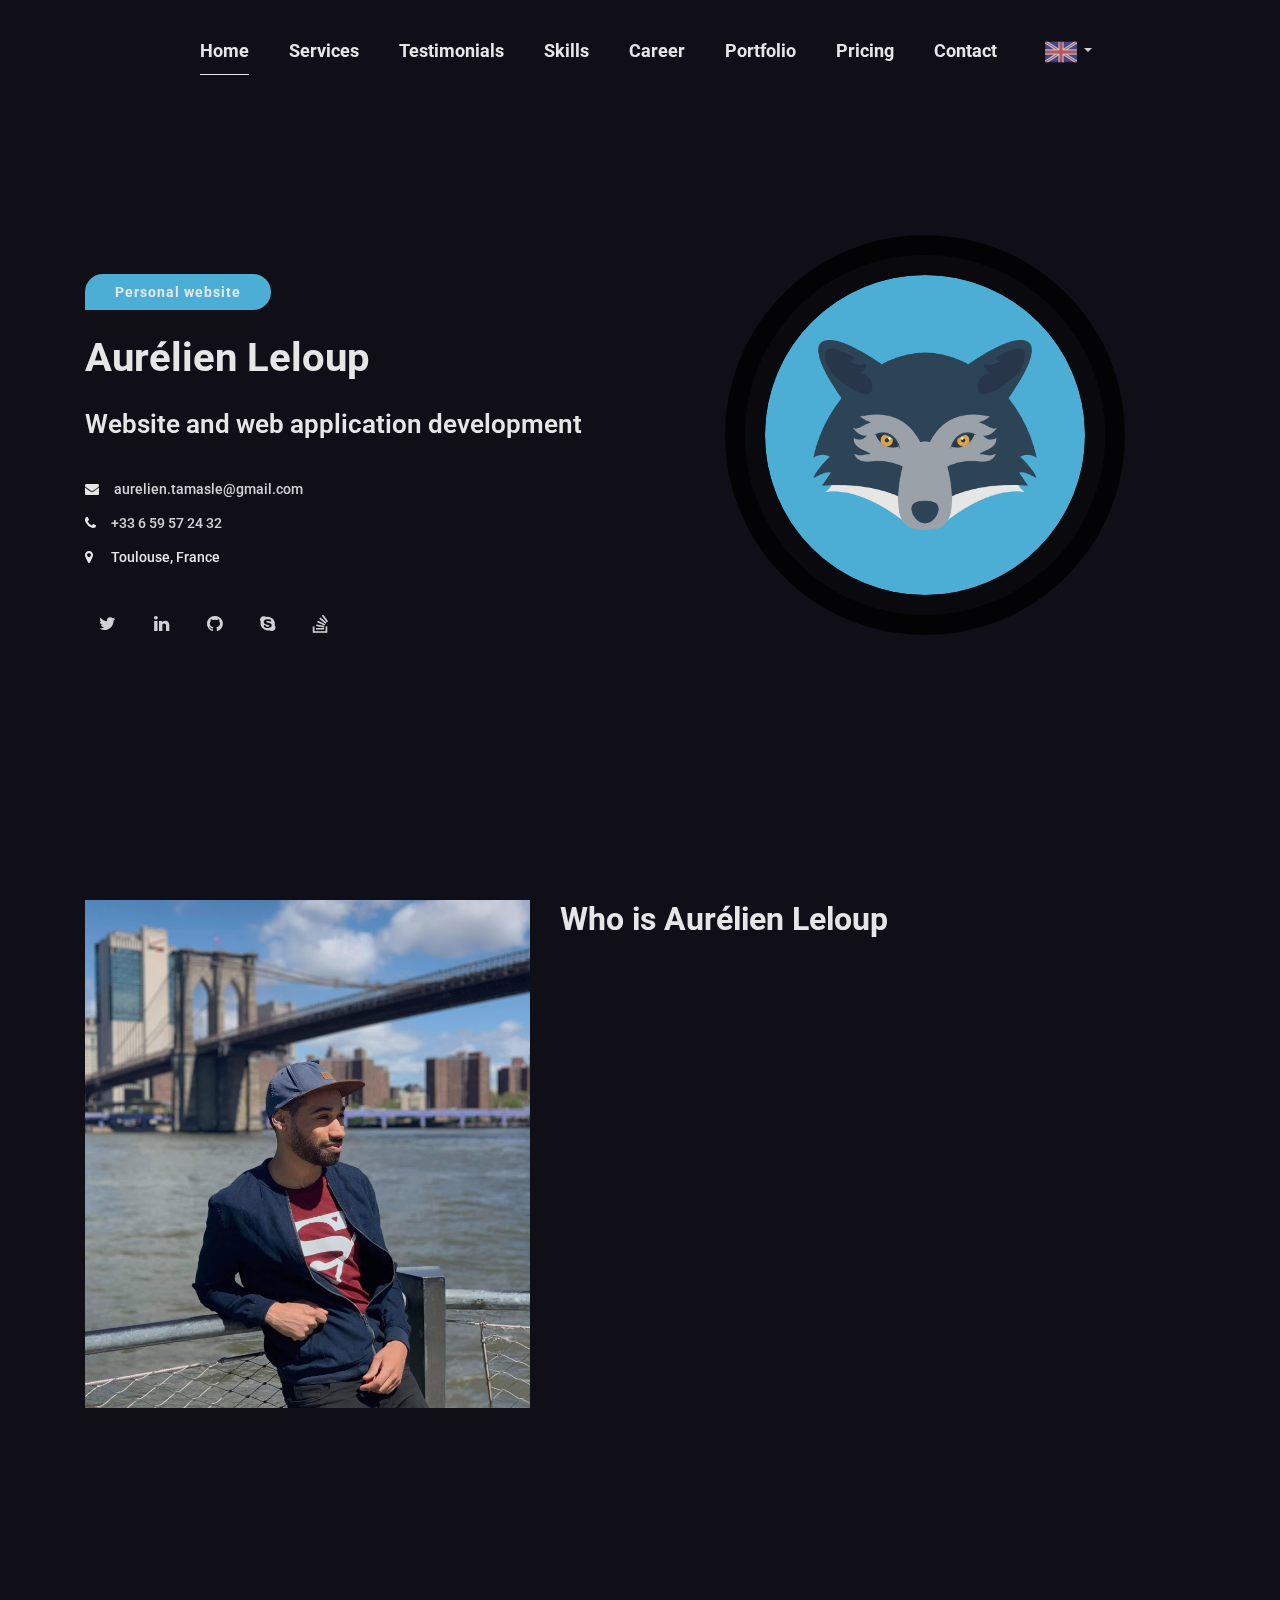
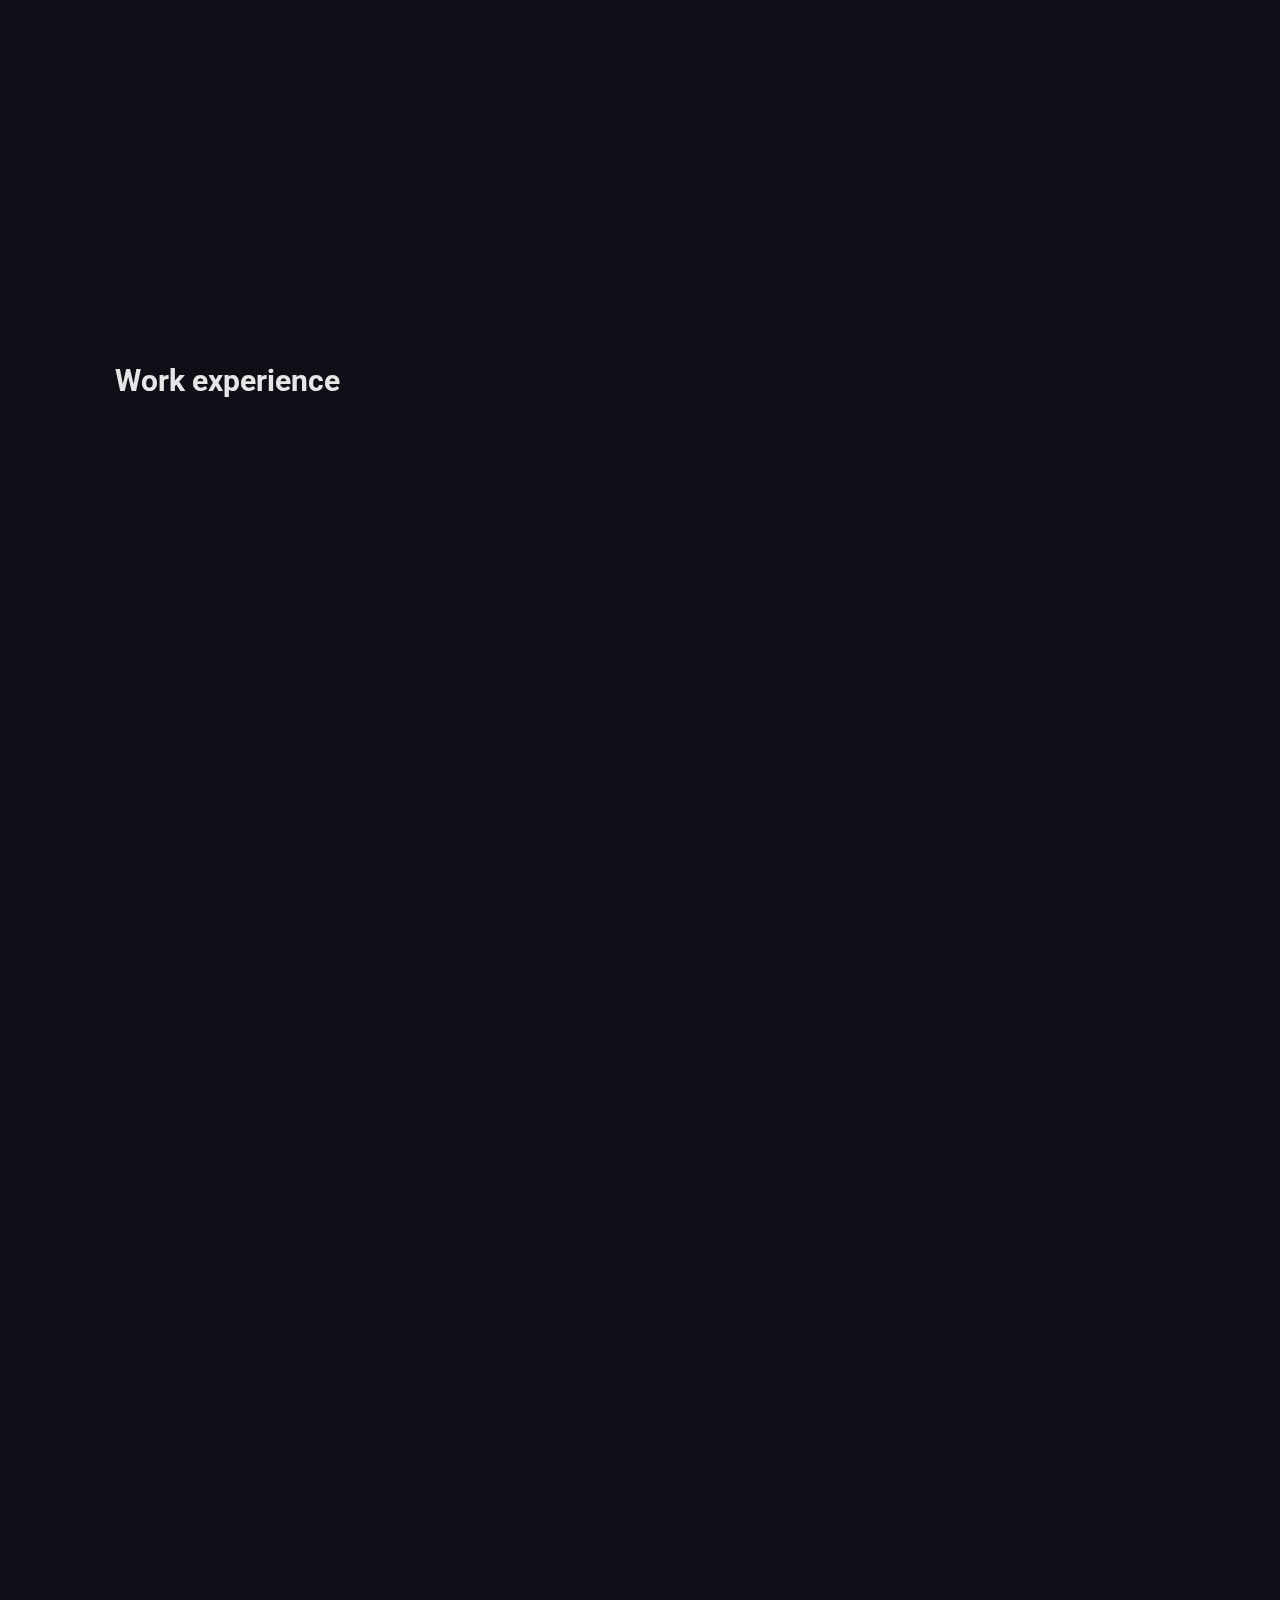
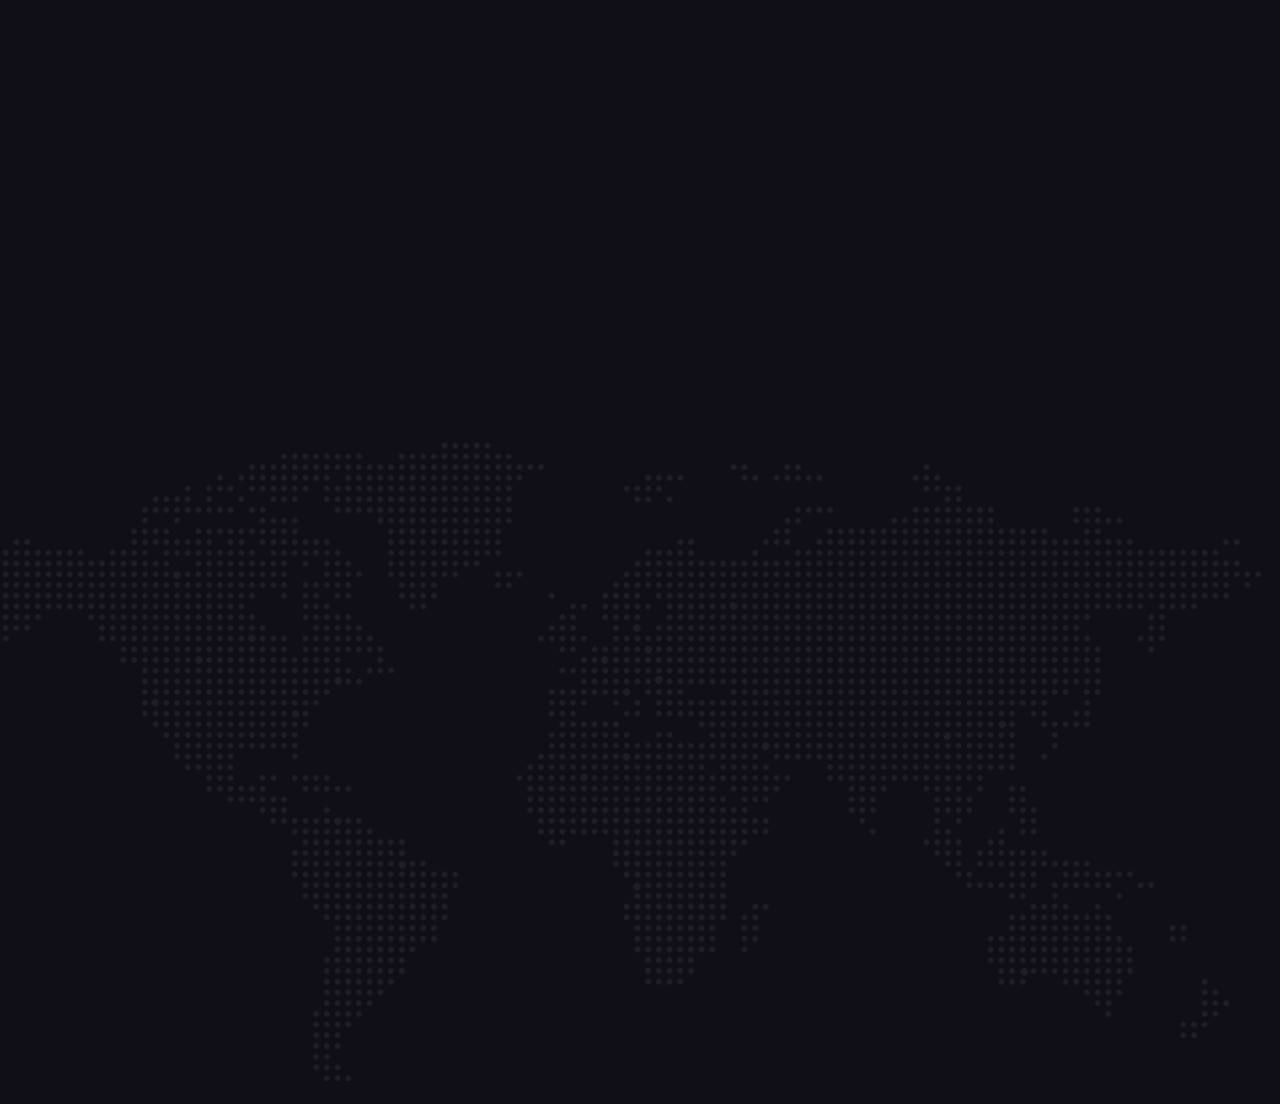
<file: en/index.html>
<!doctype html>
<html lang="en">
<head>
    <title>Aurélien Leloup - Full stack developer | Website creation, web optimization and web development</title>
    <!-- Required meta tags -->
    <meta charset="utf-8">
    <meta http-equiv="X-UA-Compatible" content="IE=edge">
    <meta name="description" content="Aurélien Leloup, website creation and optimization, web development"/>
    <meta name="viewport" content="width=device-width, initial-scale=1, shrink-to-fit=no">

    <!-- Google Tag Manager -->
    <script>
        (function (w, d, s, l, i) {
            w[l] = w[l] || [];
            w[l].push({
                'gtm.start':
                    new Date().getTime(), event: 'gtm.js'
            });
            var f = d.getElementsByTagName(s)[0],
                j = d.createElement(s), dl = l != 'dataLayer' ? '&l=' + l : '';
            j.async = true;
            j.src =
                'https://www.googletagmanager.com/gtm.js?id=' + i + dl;
            f.parentNode.insertBefore(j, f);
        })(window, document, 'script', 'dataLayer', 'GTM-M9F27XL');
    </script>
    <!-- End Google Tag Manager -->

    <!-- FAV AND ICONS   -->
    <link rel="shortcut icon" href="../assets/images/favicon.ico">

    <!-- Google Font-->
    <link href="https://fonts.googleapis.com/css?family=Roboto" rel="stylesheet">
    <!-- Font Awesome -->
    <link rel="stylesheet" href="../assets/icons/font-awesome-4.7.0/css/font-awesome.min.css">
    <!-- Bootstrap CSS -->
    <link rel="stylesheet" href="../assets/plugins/css/bootstrap.min.css">
    <!-- Animate CSS-->
    <link rel="stylesheet" href="../assets/plugins/css/animate.css">
    <!-- Owl Carousel CSS-->
    <link rel="stylesheet" href="../assets/plugins/css/owl.css">
    <!-- Fancybox-->
    <link rel="stylesheet" href="../assets/plugins/css/jquery.fancybox.min.css">
    <!-- Custom CSS-->
    <link rel="stylesheet" href="../assets/css/styles.css">
    <link rel="stylesheet" href="../assets/css/responsive.css">

</head>
<body class="dark-vertion black-bg">

<!-- Google Tag Manager (noscript) -->
<noscript>
    <iframe src="https://www.googletagmanager.com/ns.html?id=GTM-M9F27XL"
            height="0" width="0" style="display:none;visibility:hidden"></iframe>
</noscript>
<!-- End Google Tag Manager (noscript) -->
<!-- Start Loader -->
<div class="section-loader">
    <div class="loader">
        <div></div>
        <div></div>
    </div>
</div>
<!-- End Loader -->

<!--
===================
   NAVIGATION
===================
-->
<header class="black-bg mh-header mh-fixed-nav nav-scroll mh-xs-mobile-nav wow fadeInUp" id="mh-header">
    <div class="overlay"></div>
    <div class="container">
        <div class="row">
            <nav class="navbar navbar-expand-lg mh-nav nav-btn">
                <button class="navbar-toggler" type="button" data-toggle="collapse"
                        data-target="#navbarSupportedContent" aria-controls="navbarSupportedContent"
                        aria-expanded="false" aria-label="Toggle navigation">
                    <span class="navbar-toggler-icon icon"></span>
                </button>

                <div class="collapse navbar-collapse" id="navbarSupportedContent">
                    <ul class="navbar-nav mr-auto ml-auto">
                        <li class="nav-item active">
                            <a class="nav-link" href="#mh-home">Home</a>
                        </li>
                        <li class="nav-item">
                            <a class="nav-link" href="#mh-services">Services</a>
                        </li>
                        <li class="nav-item">
                            <a class="nav-link" href="#mh-testimonial">Testimonials</a>
                        </li>
                        <li class="nav-item">
                            <a class="nav-link" href="#mh-skills">Skills</a>
                        </li>
                        <li class="nav-item">
                            <a class="nav-link" href="#mh-experience">Career</a>
                        </li>
                        <li class="nav-item">
                            <a class="nav-link" href="#mh-portfolio">Portfolio</a>
                        </li>
                        <li class="nav-item">
                            <a class="nav-link" href="#mh-pricing">Pricing</a>
                        </li>
                        <li class="nav-item">
                            <a class="nav-link" href="#mh-contact">Contact</a>
                        </li>
                        <div class=" nav-item dropdown">
                            <a class="nav-link dropdown-toggle"  style="margin-left: 20px;"
                               id="dropdownMenuButton" href="#" data-toggle="dropdown" aria-haspopup="true" aria-expanded="false">
                                <img src="../assets/images/flags/united-kingdom.png">
                            </a>
                            <div class="dropdown-menu" aria-labelledby="dropdownMenuButton">
                                <a class="dropdown-item" href="../">
                                    <img src="../assets/images/flags/france.png">
                                </a>
                                <a class="dropdown-item" href="#">
                                    <img src="../assets/images/flags/united-kingdom.png">
                                </a>
                            </div>
                        </div>
                    </ul>
                </div>
            </nav>
        </div>
    </div>
</header>

<!--
===================
    HOME
===================
-->
<section class="mh-home" id="mh-home">
    <div class="home-ovimg">
        <div class="container">
            <div class="row xs-column-reverse section-separator vertical-middle-content home-padding">
                <div class="col-sm-6">
                    <div class="mh-header-info">
                        <div class="mh-promo wow fadeInUp" data-wow-duration="0.8s" data-wow-delay="0.1s">
                            <span>Personal website</span>
                        </div>

                        <h1 class="wow fadeInUp" data-wow-duration="0.8s" data-wow-delay="0.2s">Aurélien Leloup</h1>
                        <h2 class="wow fadeInUp" data-wow-duration="0.8s" data-wow-delay="0.3s"
                            style="font-size: 26px;">
                            Website and web application development
                        </h2>
                        <ul>
                            <li class="wow fadeInUp" data-wow-duration="0.8s" data-wow-delay="0.4s"><i
                                    class="fa fa-envelope"></i><a href="mailto:aurelien.tamasle@gmail.com">aurelien.tamasle@gmail.com</a>
                            </li>
                            <li class="wow fadeInUp" data-wow-duration="0.8s" data-wow-delay="0.5s"><i
                                    class="fa fa-phone"></i><a href="callto:+33 6 59 57 24 32">+33 6 59 57 24 32</a>
                            </li>
                            <li class="wow fadeInUp" data-wow-duration="0.8s" data-wow-delay="0.6s"><i
                                    class="fa fa-map-marker"></i>
                                <address>Toulouse, France</address>
                            </li>
                        </ul>

                        <ul class="social-icon wow fadeInUp" data-wow-duration="0.8s" data-wow-delay="0.7s">
                            <li><a href="https://twitter.com/AurelienLeloup"><i class="fa fa-twitter"></i></a></li>
                            <li><a href="https://www.linkedin.com/in/aurelien-leloup"><i class="fa fa-linkedin"></i></a>
                            </li>
                            <li><a href="https://github.com/tamas-le"><i class="fa fa-github"></i></a></li>
                            <li><a href="skype:live:ab24b249b1da26af?userinfo"><i class="fa fa-skype"></i></a></li>
                            <li><a href="https://stackoverflow.com/users/3837147/aur%C3%A9lien-leloup"><i
                                    class="fa fa-stack-overflow"></i></a></li>
                        </ul>
                    </div>
                </div>
                <div class="col-sm-6">
                    <div class="hero-img wow fadeInUp" data-wow-duration="0.8s" data-wow-delay="0.6s">
                        <div class="img-border">
                            <img src="../assets/images/wolf.png" alt="" class="img-fluid">
                        </div>
                    </div>
                </div>
            </div>
        </div>
    </div>


<!--
==================
    ABOUT
=================
-->
    <div class="container">
        <div class="row section-separator">
            <div class="col-sm-12 col-md-5">
                <div class="mh-about-img shadow-2 wow fadeInUp" data-wow-duration="0.8s" data-wow-delay="0.4s">
                    <img src="../assets/images/portrait-aurelien-leloup.jpg" alt="" class="img-fluid">
                </div>
            </div>
            <div class="col-sm-12 col-md-7">
                <div class="mh-about-inner">
                    <h2 class="wow fadeInUp" data-wow-duration="0.8s" data-wow-delay="0.1s">Who is Aurélien Leloup</h2>
                    <p class="wow fadeInUp" data-wow-duration="0.8s" data-wow-delay="0.2s">
                        A software engineer by training, I quickly specialized in websites. In addition to the
                        development, I have all the skills necessary for your success on the internet.<br/>
                        <i class="fa fa-arrow-right" aria-hidden="true"></i>
                        Increase your monthly visits by optimizing your SEO.<br/>
                        <i class="fa fa-arrow-right" aria-hidden="true"></i>
                        Improve your conversion rate by boosting the performance of your website.<br/>
                        <i class="fa fa-arrow-right" aria-hidden="true"></i>
                        Satisfy your users with a design responsive, clean and ergonomic.<br/>


                        My skills, consolidated by 3 years of experience in a consulting firm specializing in
                        website optimization, allow me to support you in all phases of your
                        project.<br/>
                        Please contact me to get more details about my offer and my pricing.
                    </p>
                    <div class="mh-about-tag wow fadeInUp" data-wow-duration="0.8s" data-wow-delay="0.3s">
                        <ul>
                            <li><span>website making</span></li>
                            <li><span>Full stack web development</span></li>
                            <li><span>web performance</span></li>
                            <li><span>webmaster</span></li>
                            <li><span>SEO</span></li>
                            <li><span>design / webdesign</span></li>
                        </ul>
                    </div>
                    <a target="_blank" href="../files/Aurelien_Leloup_Resume.pdf" class="btn btn-fill wow fadeInUp"
                       data-wow-duration="0.8s" data-wow-delay="0.4s">Download my resume
                        <i class="fa fa-download"></i></a>
                </div>
            </div>
        </div>
    </div>
</section>

<!--
===================
SERVICE
===================
-->
<section class="mh-service" id="mh-services">
    <div class="container">
        <div class="row section-separator">
            <div class="col-sm-12 text-center section-title wow fadeInUp" data-wow-duration="0.8s"
                 data-wow-delay="0.2s">
                <h2>Your website, my solutions</h2>
            </div>
            <div class="col-sm-3">
                <div class="mh-service-item shadow-1 dark-bg wow fadeInUp" data-wow-duration="0.8s"
                     data-wow-delay="0.3s">
                    <i class="fa fa-laptop purple-color"></i>
                    <h3>Website making</h3>
                    <p>
                        I design any type of website according to your needs: corporate, events, e-commerce, mobile,
                        etc. <br/> I support you in the use of your site through trainings.
                    </p>
                </div>
            </div>
            <div class="col-sm-3">
                <div class="mh-service-item shadow-1 dark-bg wow fadeInUp" data-wow-duration="0.8s"
                     data-wow-delay="0.5s">
                    <i class="fa fa-rocket iron-color"></i>
                    <h3>Website optimization</h3>
                    <p>
                        I support you in your optimization process through audits and recommendations.
                        Take the first place on Google, make your website faster or optimize
                        the experience of your users.
                    </p>
                </div>
            </div>
            <div class="col-sm-3">
                <div class="mh-service-item shadow-1 dark-bg wow fadeInUp" data-wow-duration="0.8s"
                     data-wow-delay="0.7s">
                    <i class="fa fa-code sky-color"></i>
                    <h3>Web development</h3>
                    <p>
                        Whatever your activity, it is impossible that common CMS can respond exactly to your
                        requirements. I develop personalized modules for you. Administration, visualization, ...<br/><br/>
                    </p>
                </div>
            </div>
            <div class="col-sm-3">
                <div class="mh-service-item shadow-1 dark-bg wow fadeInUp" data-wow-duration="0.8s"
                     data-wow-delay="0.7s">
                    <i class="fa fa-file-image-o chicken-color"></i>
                    <h3>Graphic design</h3>
                    <p>
                        In parallel with your website, I also suggest that you create visuals in accordance with
                        your graphic charter. Poster, flyer, business card, logos, ...<br/><br/>
                    </p>
                </div>
            </div>
        </div>
    </div>
</section>

<!--
===================
   TESTIMONIALS
===================
-->
<section class="mh-testimonial" id="mh-testimonial">
    <div class="home-v-img">
        <div class="container">
            <div class="row section-separator">
                <div class="col-sm-12 section-title wow fadeInUp" data-wow-duration="0.8s" data-wow-delay="0.2s">
                    <h3>Testimonials</h3>
                </div>
                <div class="col-sm-12 wow fadeInUp" id="mh-client-review" data-wow-duration="0.8s"
                     data-wow-delay="0.3s">
                    <div class="each-client-item">
                        <div class="mh-client-item dark-bg black-shadow-1">
                            <img src="../assets/images/client/entre-voisins.png" alt="" class="img-fluid">
                            <p>Efficient and available, Aurelien was able to diagnose my issue.</p>
                            <h4>Philippe R.</h4>
                            <span>Manager, Entrevoisins</span>
                        </div>
                    </div>
                    <div class="each-client-item">
                        <div class="mh-client-item dark-bg black-shadow-1">
                            <img src="../assets/images/client/vermande.png" alt="" class="img-fluid">
                            <p>I asked Aurelien to intervene on a very specific point of my site that I
                                couldn't manage alone. The problem was solved very quickly and with his
                                explanations I understood how to manage.</p>
                            <h4>Bernard L.</h4>
                            <span>Sales Manager, Vermande</span>
                        </div>
                    </div>
                    <div class="each-client-item">
                        <div class="mh-client-item dark-bg black-shadow-1">
                            <img src="../assets/images/client/beauty-discount.png" alt="" class="img-fluid">
                            <p>Very good !</p>
                            <h4>David F.</h4>
                            <span>Manager, Beauty Discount</span>
                        </div>
                    </div>
                    <div class="each-client-item">
                        <div class="mh-client-item dark-bg black-shadow-1">
                            <img src="../assets/images/client/coupure-electricite.png" alt="" class="img-fluid">
                            <p>
                                I received a large number of coder proposals and I looked at Aurélien's site, I found it super well done, his profile matched perfectly with what I wanted.
                                It was very fast, very professional, great! To recommend!</p>
                            <h4>Gaël V.</h4>
                            <span>Manager, Coupure Electricité</span>
                        </div>
                    </div>

                </div>
                <p style="width: 100%;text-align: center;font-size: small;">
                    All testimonials are translated from French
                </p>
            </div>
        </div>
    </div>
</section>


<!--
===================
   SKILLS
===================
-->
<section class="mh-skills" id="mh-skills">
    <div class="container">
        <div class="row section-separator">
            <div class="section-title text-center col-sm-12">
                <!--<h2>Skills</h2>-->
            </div>
            <div class="col-sm-12 col-md-7">
                <div class="mh-skills-inner">
                    <div class="mh-professional-skill wow fadeInUp" data-wow-duration="0.8s" data-wow-delay="0.3s">
                        <h3>Technical skills</h3>
                        <div class="each-skills">
                            <div class="candidatos">
                                <div class="parcial">
                                    <div class="info">
                                        <div class="nome">full stack web development</div>
                                        <div class="percentagem-num">90%</div>
                                    </div>
                                    <div class="progressBar">
                                        <div class="percentagem" style="width: 90%;"></div>
                                    </div>
                                </div>
                            </div>
                            <div class="candidatos">
                                <div class="parcial">
                                    <div class="info">
                                        <div class="nome">web performance</div>
                                        <div class="percentagem-num">80%</div>
                                    </div>
                                    <div class="progressBar">
                                        <div class="percentagem" style="width: 78%;"></div>
                                    </div>
                                </div>
                            </div>
                            <div class="candidatos">
                                <div class="parcial">
                                    <div class="info">
                                        <div class="nome">SEO</div>
                                        <div class="percentagem-num">75%</div>
                                    </div>
                                    <div class="progressBar">
                                        <div class="percentagem" style="width: 72%;"></div>
                                    </div>
                                </div>
                            </div>
                            <div class="candidatos">
                                <div class="parcial">
                                    <div class="info">
                                        <div class="nome">webdesign</div>
                                        <div class="percentagem-num">65%</div>
                                    </div>
                                    <div class="progressBar">
                                        <div class="percentagem" style="width: 65%;"></div>
                                    </div>
                                </div>
                            </div>
                            <div class="candidatos">
                                <div class="parcial">
                                    <div class="info">
                                        <div class="nome">design</div>
                                        <div class="percentagem-num">60%</div>
                                    </div>
                                    <div class="progressBar">
                                        <div class="percentagem" style="width: 60%;"></div>
                                    </div>
                                </div>
                            </div>
                        </div>
                    </div>
                </div>
            </div>
            <div class="col-sm-12 col-md-5">
                <div class="mh-professional-skills wow fadeInUp" data-wow-duration="0.8s" data-wow-delay="0.5s">
                    <h3>Content Management System (CMS)</h3>
                    <ul class="mh-professional-progress">
                        <li>
                            <div class="mh-progress mh-progress-circle" data-progress="96"></div>
                            <div class="pr-skill-name">Wordpress</div>
                        </li>
                        <li>
                            <div class="mh-progress mh-progress-circle" data-progress="85"></div>
                            <div class="pr-skill-name">Prestashop</div>
                        </li>
                        <li>
                            <div class="mh-progress mh-progress-circle" data-progress="71"></div>
                            <div class="pr-skill-name">Shopify</div>
                        </li>
                        <li>
                            <div class="mh-progress mh-progress-circle" data-progress="60"></div>
                            <div class="pr-skill-name">Magento</div>
                        </li>
                    </ul>
                </div>
            </div>
        </div>
    </div>
</section>

<!--
===================
   EXPERIENCES
===================
-->
<section class="mh-experince" id="mh-experience">
    <div class="bolor-overlay">
        <div class="container">
            <div class="row section-separator">
                <div class="col-sm-12 col-md-6">
                    <div class="mh-work">
                        <h3>Work experience</h3>
                        <div class="mh-experience-deatils">
                            <div class="mh-work-item dark-bg wow fadeInUp" data-wow-duration="0.8s"
                                 data-wow-delay="0.4s">
                                <h4>Full stack web developer <a href="https://www.aurelienleloup.fr">Freelance</a></h4>
                                <div class="mh-eduyear">jan 2020 – today</div>
                                <span>Creation & Optimization of websites. Implementation of business web applications</span>
                                <ul class="work-responsibility">
                                    <li><i class="fa fa-circle"></i> Implementation of business web applications : Springboot / Angular</li>
                                    <li><i class="fa fa-circle"></i> Creation of corporate & ecommerce websites : Wordpress / Prestashop</li>
                                    <li><i class="fa fa-circle"></i> Technical assistance services</li>
                                </ul>
                            </div>
                            <div class="mh-work-item dark-bg wow fadeInUp" data-wow-duration="0.8s"
                                 data-wow-delay="0.4s">
                                <h4>Full stack web developer <a href="https://openairlines.com">OpenAirlines</a></h4>
                                <div class="mh-eduyear">jan 2020 – aug 2020</div>
                                <span>Full stack web development on the application Skybreathe</span>
                                <ul class="work-responsibility">
                                    <li><i class="fa fa-circle"></i>Backend development Java EE</li>
                                    <li><i class="fa fa-circle"></i>Frontend development Angular 8+</li>
                                </ul>
                            </div>
                            <!-- Education Institutes-->
                            <div class="mh-work-item dark-bg wow fadeInUp" data-wow-duration="0.8s"
                                 data-wow-delay="0.4s">
                                <h4>Tech lead <a href="https://www.quadran.eu/">Quadran</a></h4>
                                <div class="mh-eduyear">aug 2016 – dec 2019</div>
                                <span>Web development on the performances monitoring application appYuser</span>
                                <ul class="work-responsibility">
                                    <li><i class="fa fa-circle"></i>Created the appYdex norm</li>
                                    <li><i class="fa fa-circle"></i>Worked on creating and designing new features
                                    </li>
                                </ul>
                                <span>Technical audits</span>
                                <ul class="work-responsibility">
                                    <li><i class="fa fa-circle"></i>Web performance web</li>
                                    <li><i class="fa fa-circle"></i>SEO</li>
                                    <li><i class="fa fa-circle"></i>WordPress integration</li>
                                </ul>
                                <span>CDN</span>
                                <ul class="work-responsibility">
                                    <li><i class="fa fa-circle"></i>Benchmark</li>
                                    <li><i class="fa fa-circle"></i>Set up / Support</li>
                                </ul>
                                <span><a style="color:#54c1eb;" href="https://www.quadran.eu/author/aurelien/">Articles</a> about web performance</span>
                            </div>
                            <!-- Education Institutes-->
                            <div class="mh-work-item dark-bg wow fadeInUp" data-wow-duration="0.8s"
                                 data-wow-delay="0.6s">
                                <h4>Web development <a style="color:#54c1eb;" href="https://www.capgemini.com/fr-fr/">Capgemini</a>
                                </h4>
                                <div class="mh-eduyear">feb 2016 – jul 2016</div>
                                <ul class="work-responsibility">
                                    <li><i class="fa fa-circle"></i>Java EE web development on an application of
                                        aircraft configuration management
                                    </li>
                                    <li><i class="fa fa-circle"></i>Responsive retrofitting study
                                    </li>
                                    <li><i class="fa fa-circle"></i>Data analysis scripts
                                    </li>
                                </ul>
                            </div>
                            <!-- Education Institutes-->
                            <div class="mh-work-item dark-bg wow fadeInUp" data-wow-duration="0.8s"
                                 data-wow-delay="0.7s">
                                <h4>Web developement <a href="https://www.continental-automotive.com">Continental</a>
                                </h4>
                                <div class="mh-eduyear">jul 2015 – sep 2015</div>
                                <span>Creation of an administration module and a data visualization module in TicketSystem. TicketSystem is an internal application at Continental's test centers. It is developed in Grails.</span>
                                <ul class="work-responsibility">
                                    <li><i class="fa fa-circle"></i>Complete implementation of an interface
                                        administration. This interface allows the management of users and
                                        tickets
                                    </li>
                                    <li><i class="fa fa-circle"></i>Addition of real-time visualization tools with
                                        Google Charts
                                    </li>
                                    <li><i class="fa fa-circle"></i>Improvement of the overall ergonomics of the application
                                        especially with the use of Ajax to avoid having to reload
                                        systematically the pages
                                    </li>
                                </ul>
                                <span>Technologies used : Oracle SQL, Java EE, Grails, Google Charts, Ajax, CSS, Jquery</span>
                            </div>
                            <div class="mh-work-item dark-bg wow fadeInUp" data-wow-duration="0.8s"
                                 data-wow-delay="0.7s">
                                <h4>Android developer <a href="http://www.redninja.co.uk">Red Ninja Studios</a></h4>
                                <div class="mh-eduyear">jun 2014 – sep 2014</div>
                                <span>Full development of the Android application <a style="color:#54c1eb;"
                                                                                        href="http://www.saveoneverynight.com/">SaveOnEveryNight</a></span>
                                <ul class="work-responsibility">
                                    <li><i class="fa fa-circle"></i> Creation of graphical interfaces in native format
                                        Android according to the models provided by the designers
                                    </li>
                                    <li><i class="fa fa-circle"></i>Implementation of the logic of the application in
                                        agreement with the specifications
                                    </li>
                                    <li><i class="fa fa-circle"></i>Consuming a REST API for reading /
                                        writing data
                                    </li>
                                </ul>
                                <span>Technologies used : Android / Java / REST </span>
                            </div>
                        </div>
                    </div>
                </div>
                <div class="col-sm-12 col-md-6">
                    <div class="mh-education">
                        <h3 class="wow fadeInUp" data-wow-duration="0.8s" data-wow-delay="0.2s">Formation</h3>
                        <div class="mh-education-deatils">
                            <!-- Education Institutes-->
                            <div class="mh-education-item dark-bg wow fadeInUp" data-wow-duration="0.8s"
                                 data-wow-delay="0.3s">
                                <h4>Pre-sales engineer certification <a href="https://www.akamai.com">Akamai</a></h4>
                                <div class="mh-eduyear">2017</div>
                                <p>As part of the partnership between Quadran and Akamai, I validate the certification
                                    Pre-sales engineer. This training allows me to gain skills on the
                                    operation of web acceleration solutions: CDN, Front end HTTP / 2 optimization
                                    and 3 ... Akamai is the leading provider of CDN (content delivery network,
                                    content delivery network)</p>
                            </div>
                            <!-- Education Institutes-->
                            <div class="mh-education-item dark-bg wow fadeInUp" data-wow-duration="0.8s"
                                 data-wow-delay="0.5s">
                                <h4>Software engineer degree
                                    <a
                                        href="http://www.insa-toulouse.fr/fr/index.html">INSA Toulouse</a></h4>
                                <div class="mh-eduyear">2011 - 2016</div>
                                <p>Complete formation on the software development process and design of
                                    complex computer systems. Main subjects studied: Programming
                                    Object Oriented, Functional Programming, Cloud Computing, Databases,
                                    Computer networks, Operating systems</p>
                            </div>
                            <!-- Education Institutes-->
                            <div class="mh-education-item dark-bg wow fadeInUp" data-wow-duration="0.8s"
                                 data-wow-delay="0.6s">
                                <h4>Bac S <a href="http://www.lyceedebaudre.net">High school Jean-Baptiste De Baudre, Agen</a>
                                </h4>
                                <div class="mh-eduyear">2011</div>
                                <p>High school diploma with mention</p>
                            </div>
                        </div>
                    </div>
                </div>

            </div>
        </div>
    </div>
</section>


<!--
===================
   PORTFOLIO
===================
-->
<section class="mh-portfolio" id="mh-portfolio">
    <div class="container">
        <div class="row section-separator">
            <div class="section-title col-sm-12 wow fadeInUp" data-wow-duration="0.8s" data-wow-delay="0.1s">
                <h3>Portfolio</h3>
            </div>
            <div class="part col-sm-12">

                <!-- FILTER -->
                <div class="portfolio-nav col-sm-12" id="filter-button">
                    <ul>
                        <li data-filter="*" class="current wow fadeInUp" data-wow-duration="0.8s" data-wow-delay="0.1s">
                            <span>All of my project</span></li>
                        <li data-filter=".design" class="wow fadeInUp" data-wow-duration="0.8s" data-wow-delay="0.2s">
                            <span>Deisgn</span>
                        </li>
                        <li data-filter=".dev" class="wow fadeInUp" data-wow-duration="0.8s" data-wow-delay="0.3s">
                            <span>Software</span>
                        </li>
                        <li data-filter=".web" class="wow fadeInUp" data-wow-duration="0.8s" data-wow-delay="0.3s">
                            <span>Websites</span>
                        </li>
                    </ul>
                </div>
                <!-- PROJECTS -->
                <div class="mh-project-gallery col-sm-12 wow fadeInUp" id="project-gallery" data-wow-duration="0.8s"
                     data-wow-delay="0.5s">
                    <div class="portfolioContainer row">
                        <div class="grid-item col-md-4 col-sm-6 col-xs-12 web">
                            <figure>
                                <img src="../assets/images/portfolio/site-quadran-copie-écran-min.png"
                                     alt="Quadran - site wordpress">
                                <figcaption class="fig-caption">
                                    <i class="fa fa-search"></i>
                                    <h5 class="title">Quadran</h5>
                                    <span class="sub-title">Wordpress website</span>
                                    <a data-fancybox data-src="#site-quadran"></a>
                                </figcaption>
                            </figure>
                        </div>

                        <div class="grid-item col-md-4 col-sm-6 col-xs-12 design">
                            <figure>
                                <img src="../assets/images/portfolio/appydex-short-min.png" alt="appydex">
                                <figcaption class="fig-caption">
                                    <i class="fa fa-search"></i>
                                    <h5 class="title">appYdex definition</h5>
                                    <span class="sub-title">Infography</span>
                                    <a data-fancybox data-src="#appydex"></a>
                                </figcaption>
                            </figure>
                        </div>

                        <div class="grid-item col-md-4 col-sm-6 col-xs-12 design">
                            <figure>
                                <img src="../assets/images/portfolio/poster-stage-continental-min.png"
                                     alt="poster continental">
                                <figcaption class="fig-caption">
                                    <i class="fa fa-search"></i>
                                    <h5 class="title">Continental internship</h5>
                                    <span class="sub-title">Poster</span>
                                    <a data-fancybox data-src="#continental"></a>
                                </figcaption>
                            </figure>
                        </div>

                        <div class="grid-item col-md-4 col-sm-6 col-xs-12 design">
                            <figure>
                                <img src="../assets/images/portfolio/flyer-littlebill-min.png" alt="littlebill">
                                <figcaption class="fig-caption">
                                    <i class="fa fa-search"></i>
                                    <h5 class="title">LittleBill</h5>
                                    <span class="sub-title">Flyer</span>
                                    <a data-fancybox data-src="#littlebill"></a>
                                </figcaption>
                            </figure>
                        </div>

                        <div class="grid-item col-md-4 col-sm-6 col-xs-12 design">
                            <figure>
                                <img src="../assets/images/portfolio/poster-fête-de-la-fraise-min.png"
                                     alt="fete de la fraise">
                                <figcaption class="fig-caption">
                                    <i class="fa fa-search"></i>
                                    <h5 class="title">Fête de la Fraise</h5>
                                    <span class="sub-title">Poster</span>
                                    <a data-fancybox data-src="#fraise"></a>
                                </figcaption>
                            </figure>
                        </div>

                        <div class="grid-item col-md-4 col-sm-6 col-xs-12 design">
                            <figure>
                                <img src="../assets/images/portfolio/cv-estheticienne-min.png" alt="CV estheticienne">
                                <figcaption class="fig-caption">
                                    <i class="fa fa-search"></i>
                                    <h5 class="title">Beautician resume</h5>
                                    <span class="sub-title">Resume</span>
                                    <a data-fancybox data-src="#esthetique"></a>
                                </figcaption>
                            </figure>
                        </div>
                        <div class="grid-item col-md-4 col-sm-6 col-xs-12 web">
                            <figure>
                                <img src="../assets/images/portfolio/sophrologue-min.png" alt="Sophrologue">
                                <figcaption class="fig-caption">
                                    <i class="fa fa-search"></i>
                                    <h5 class="title">Sophrologist website</h5>
                                    <span class="sub-title">Wordpress website</span>
                                    <a data-fancybox data-src="#sophrologue"></a>
                                </figcaption>
                            </figure>
                        </div>

                        <div class="grid-item col-md-4 col-sm-6 col-xs-12 dev">
                            <figure>
                                <img src="../assets/images/portfolio/9square-min.png" alt="9square">
                                <figcaption class="fig-caption">
                                    <i class="fa fa-search"></i>
                                    <h5 class="title">9 square</h5>
                                    <span class="sub-title">Mobile game</span>
                                    <a data-fancybox data-src="#9square"></a>
                                </figcaption>
                            </figure>
                        </div>
                        <div class="grid-item col-md-4 col-sm-6 col-xs-12 dev">
                            <figure>
                                <img src="../assets/images/portfolio/arya-min.png" alt="Arya, entreprise service bus tester">
                                <figcaption class="fig-caption">
                                    <i class="fa fa-search"></i>
                                    <h5 class="title">Arya</h5>
                                    <span class="sub-title">Web application</span>
                                    <a data-fancybox data-src="#arya"></a>
                                </figcaption>
                            </figure>
                        </div>
                        <div class="grid-item col-md-4 col-sm-6 col-xs-12 dev">
                            <figure>
                                <img src="../assets/images/portfolio/chatsystem-min.png" alt="Chat System">
                                <figcaption class="fig-caption">
                                    <i class="fa fa-search"></i>
                                    <h5 class="title">ChatSystem</h5>
                                    <span class="sub-title">Desktop software</span>
                                    <a data-fancybox data-src="#cs"></a>
                                </figcaption>
                            </figure>
                        </div>

                        <div class="grid-item col-md-4 col-sm-6 col-xs-12 dev">
                            <figure>
                                <img src="../assets/images/portfolio/ada-as-a-service.jpg" alt="Ada as a service">
                                <figcaption class="fig-caption">
                                    <i class="fa fa-search"></i>
                                    <h5 class="title">Ada as a Service</h5>
                                    <span class="sub-title">Web application</span>
                                    <a data-fancybox data-src="#ada"></a>
                                </figcaption>
                            </figure>
                        </div>

                        <div class="grid-item col-md-4 col-sm-6 col-xs-12 dev">
                            <figure>
                                <img src="../assets/images/portfolio/ecoconduite-min.png" alt="Ecoconduite">
                                <figcaption class="fig-caption">
                                    <i class="fa fa-search"></i>
                                    <h5 class="title">Ecoconduite</h5>
                                    <span class="sub-title">Mobile application</span>
                                    <a data-fancybox data-src="#eco"></a>
                                </figcaption>
                            </figure>
                        </div>

                        <div class="grid-item col-md-4 col-sm-6 col-xs-12 dev">
                            <figure>
                                <img src="../assets/images/portfolio/proxmox-min.png" alt="Proxmox API">
                                <figcaption class="fig-caption">
                                    <i class="fa fa-search"></i>
                                    <h5 class="title">Proxmox</h5>
                                    <span class="sub-title">API</span>
                                    <a data-fancybox data-src="#proxmox"></a>
                                </figcaption>
                            </figure>
                        </div>

                        <div class="grid-item col-md-4 col-sm-6 col-xs-12 web">
                            <figure>
                                <img src="../assets/images/portfolio/les-landes-min.png" alt="Les Landes">
                                <figcaption class="fig-caption">
                                    <i class="fa fa-search"></i>
                                    <h5 class="title">Les Landes</h5>
                                    <span class="sub-title">Wordpress website</span>
                                    <a data-fancybox data-src="#landes"></a>
                                </figcaption>
                            </figure>
                        </div>


                    </div> <!-- End: .grid .project-gallery -->
                </div> <!-- End: .grid .project-gallery -->
            </div> <!-- End: .part -->
        </div> <!-- End: .row -->
    </div>
    <div class="mh-portfolio-modal" id="site-quadran">
        <div class="container">
            <div class="row mh-portfolio-modal-inner">
                <div class="col-sm-5">
                    <h5>Quadran - Wordpress website</h5>
                    <p>
                        As part of my activities at Quadran, I have to work on the redesign of the site.
                        I design and implement the new design on different pages of the site. I develop a
                        evaluation module for testing the performance of websites.</p>
                    <div class="mh-about-tag">
                        <ul>
                            <li><span>php</span></li>
                            <li><span>html</span></li>
                            <li><span>css</span></li>
                            <li><span>php</span></li>
                            <li><span>wordpress</span></li>
                            <li><span>angular</span></li>
                            <li><span>Javascript</span></li>
                        </ul>
                    </div>
                    <a target="_blank" href="https://www.quadran.eu" class="btn btn-fill">
                        <i class="fa fa-external-link-square"></i>
                        Go to the website</a>
                </div>
                <div class="col-sm-7">
                    <div class="mh-portfolio-modal-img">
                        <h6>Website performance evaluation</h6>
                        <img src="../assets/images/portfolio/site-quadran-copie-écran-evaluation-min.png" alt=""
                             class="img-fluid">
                        <h6>appYuser showcase page</h6>
                        <img src="../assets/images/portfolio/site-quadran-copie-écran-appyuser-min.png" alt=""
                             class="img-fluid">

                    </div>
                </div>
            </div>
        </div>
    </div>
    <div class="mh-portfolio-modal" id="appydex">
        <div class="container">
            <div class="row mh-portfolio-modal-inner">
                <h5>appYdex definition</h5>
                <p>Infography produced as part of my activities at Quadran. Its purpose is to explain the genesis
                    and how the appYdex index works.</p>
                <img src="../assets/images/portfolio/appydex-min.png" alt="" class="img-fluid">
            </div>
        </div>
    </div>
    <div class="mh-portfolio-modal" id="continental">
        <div class="container">
            <div class="row mh-portfolio-modal-inner">
                <h5 style="width:100%">Continental internship</h5>
                <p>Summary poster of my internship at Continental.</p>
                <img src="../assets/images/portfolio/poster-stage-continental-min.png" alt="" class="img-fluid">
            </div>
        </div>
    </div>
    <div class="mh-portfolio-modal" id="littlebill">
        <div class="container">
            <div class="row mh-portfolio-modal-inner">
                <h5 style="width:100%">Little Bill</h5>
                <p>Flyer made for the American startup LittleBill. </p>
                <img src="../assets/images/portfolio/flyer-littlebill-min.png" alt="" class="img-fluid">
            </div>
        </div>
    </div>
    <div class="mh-portfolio-modal" id="fraise">
        <div class="container">
            <div class="row mh-portfolio-modal-inner">
                <h5 style="width:100%">Fête de la Fraise</h5>
                <p>Poster for the Strawberry Festival 2018</p>
                <img src="../assets/images/portfolio/poster-fête-de-la-fraise-min.png" alt="" class="img-fluid">
            </div>
        </div>
    </div>
    <div class="mh-portfolio-modal" id="esthetique">
        <div class="container">
            <div class="row mh-portfolio-modal-inner">
                <h5 style="width:100%">Beautician resume</h5>
                <p>Beautician resume template, provided to beutician students</p>
                <img src="../assets/images/portfolio/cv-estheticienne-min.png" alt="" class="img-fluid">
            </div>
        </div>
    </div>
    <div class="mh-portfolio-modal" id="9square">
        <div class="container">
            <div class="row mh-portfolio-modal-inner">
                <div class="col-sm-5">
                    <h5>9square - Mobile game</h5>
                    <p>9square is an arcade game that I have fully developed. It is available for free download
                        on Android.</p>

                    <p>10 000+ downloads</p>
                    <div class="mh-about-tag">
                        <ul>
                            <li><span>Android</span></li>
                            <li><span>Java</span></li>
                            <li><span>Google play services</span></li>
                        </ul>
                    </div>
                    <a target="_blank"
                       href="https://play.google.com/store/apps/details?id=com.insat.tamasle.square&hl=fr"
                       class="btn btn-fill">
                        <i class="fa fa-android" aria-hidden="true"></i>
                       Go to Goole play store</a>
                </div>
                <div class="col-sm-7">
                    <div class="mh-portfolio-modal-img">
                        <img src="../assets/images/portfolio/9square-copie-min.png" alt="" class="img-fluid">
                    </div>
                </div>
            </div>
        </div>
    </div>
    <div class="mh-portfolio-modal" id="ada">
        <div class="container">
            <div class="row mh-portfolio-modal-inner">
                <div class="col-sm-5">
                    <h5>Ada as a service - Web application</h5>
                    <p>Code compilation service in ADA in Saas mode. This project implements the basic principles of
                        Cloud computing. Elasticity, fault tolerance, load balancing and resource sharing</p>
                    <div class="mh-about-tag">
                        <ul>
                            <li><span>Ada</span></li>
                            <li><span>Java EE</span></li>
                            <li><span>Proxmox</span></li>
                            <li><span>Javascript</span></li>
                        </ul>
                    </div>
                    <a target="_blank" href="https://etud.insa-toulouse.fr/~mabille/notice_utilisation/"
                       class="btn btn-fill">
                        <i class="fa fa-book" aria-hidden="true"></i>
                        Online documentation</a>
                </div>
                <div class="col-sm-7">
                    <div class="mh-portfolio-modal-img">
                        <img src="../assets/images/portfolio/ada-as-a-service.jpg" alt="" class="img-fluid">
                    </div>
                </div>
            </div>
        </div>
    </div>
    <div class="mh-portfolio-modal" id="cs">
        <div class="container">
            <div class="row mh-portfolio-modal-inner">
                <div class="col-sm-5">
                    <h5>ChatSystem - Desktop software</h5>
                    <p>Instant peer-to-peer messaging system supporting file sending.</p>
                    <div class="mh-about-tag">
                        <ul>
                            <li><span>Java</span></li>
                            <li><span>Networking</span></li>
                            <li><span>html</span></li>
                            <li><span>css</span></li>
                        </ul>
                    </div>
                    <a target="_blank" href="https://github.com/tamas-le/chatsystem-tamasle-boyeldieu"
                       class="btn btn-fill">
                        <i class="fa fa-github" aria-hidden="true"></i>
                        See on Github</a>
                </div>
                <div class="col-sm-7">
                    <div class="mh-portfolio-modal-img">
                        <img src="../assets/images/portfolio/chatsystem-min.png" alt="" class="img-fluid">
                    </div>
                </div>
            </div>
        </div>
    </div>
    <div class="mh-portfolio-modal" id="eco">
        <div class="container">
            <div class="row mh-portfolio-modal-inner">
                <div class="col-sm-5">
                    <h5>Ecoconduite - Mobile app</h5>
                    <p>Realization of a research report as well as software bases for the development of a
                        eco-driving mobile application.</p>
                    <div class="mh-about-tag">
                        <ul>
                            <li><span>Android</span></li>
                            <li><span>java</span></li>
                            <li><span>matlab</span></li>
                        </ul>
                    </div>
                    <a target="_blank" href="https://github.com/tamas-le/ecoconduite-android-insa" class="btn btn-fill">
                        <i class="fa fa-github" aria-hidden="true"></i>
                        See on Github</a>
                </div>
                <div class="col-sm-7">
                    <div class="mh-portfolio-modal-img">
                        <img src="../assets/images/portfolio/ecoconduite-min.png" alt="" class="img-fluid">
                    </div>
                </div>
            </div>
        </div>
    </div>
    <div class="mh-portfolio-modal" id="arya">
        <div class="container">
            <div class="row mh-portfolio-modal-inner">
                <div class="col-sm-5">
                    <h5>Arya - web application</h5>
                    <p>Creation of an Enterprise Service Bus test system according to the criteria of reliability and
                        response time.</p>
                    <div class="mh-about-tag">
                        <ul>
                            <li><span>Java EE</span></li>
                            <li><span>Mule ESB</span></li>
                        </ul>
                    </div>
                    <a target="_blank" href="files/ARYA.zip" class="btn btn-fill">
                        <i class="fa fa-download" aria-hidden="true"></i>
                        Download documentation</a>
                </div>
                <div class="col-sm-7">
                    <div class="mh-portfolio-modal-img">
                        <img src="../assets/images/portfolio/arya-min.png" alt="" class="img-fluid">
                    </div>
                </div>
            </div>
        </div>
    </div>
    <div class="mh-portfolio-modal" id="proxmox">
        <div class="container">
            <div class="row mh-portfolio-modal-inner">
                <div class="col-sm-5">
                    <h5>Proxmox - API</h5>
                    <p>Development of a Proxmox API in Java and writing of an explanatory tutorial. Proxmox is an
                        open source virtualization solution. The API allows you to perform basic operations on
                        containers.</p>
                    <div class="mh-about-tag">
                        <ul>
                            <li><span>proxmox</span></li>
                            <li><span>java</span></li>
                            <li><span>cloud</span></li>
                        </ul>
                    </div>
                    <a target="_blank" href="https://github.com/tamas-le/pve2-api-java" class="btn btn-fill">
                        <i class="fa fa-github" aria-hidden="true"></i>
                        See on Github</a>
                </div>
                <div class="col-sm-7">
                    <div class="mh-portfolio-modal-img">
                        <img src="../assets/images/portfolio/proxmox-min.png" alt="" class="img-fluid">
                    </div>
                </div>
            </div>
        </div>
    </div>
    <div class="mh-portfolio-modal" id="landes">
        <div class="container">
            <div class="row mh-portfolio-modal-inner">
                <div class="col-sm-5">
                    <h5>Les Landes - site WordPress</h5>
                    <p>Creation of the Les-Landes.fr site. This site lists all the tourist offers of the Landes department.
                        Accommodation, restaurants, activities, visits, local producers, ... <br/>
                        Implementation of an automated import system.
                        Development of a results filtration system.
                    </p>
                    <div class="mh-about-tag">
                        <ul>
                            <li><span>wordpress</span></li>
                            <li><span>import</span></li>
                        </ul>
                    </div>
                    <a target="_blank" href="https://les-landes.fr" class="btn btn-fill">
                        <i class="fa fa-globe" aria-hidden="true"></i>
                        See the website</a>
                </div>
                <div class="col-sm-7">
                    <div class="mh-portfolio-modal-img">
                        <img src="../assets/images/portfolio/les-landes-min.png" alt="" class="img-fluid">
                        <img src="../assets/images/portfolio/les-landes-fiche-min.png" alt="" class="img-fluid">
                        <img src="../assets/images/portfolio/les-landes-resultat-min.png" alt="" class="img-fluid">
                    </div>
                </div>
            </div>
        </div>
    </div>
    <div class="mh-portfolio-modal" id="sophrologue">
        <div class="container">
            <div class="row mh-portfolio-modal-inner">
                <div class="col-sm-5">
                    <h5>Rencontre en soi -  WordPress website</h5>
                    <p>Creation of the professional site of Magali Ducret, sophrologist and coach in Occitanie.
                    </p>
                    <div class="mh-about-tag">
                        <ul>
                            <li><span>wordpress</span></li>
                        </ul>
                    </div>
                    <a target="_blank" href="https://rencontrensoi.com/" class="btn btn-fill">
                        <i class="fa fa-globe" aria-hidden="true"></i>
                        See the website</a>
                </div>
                <div class="col-sm-7">
                    <div class="mh-portfolio-modal-img">
                        <img src="../assets/images/portfolio/sophrologue-min.png" alt="" class="img-fluid">
                    </div>
                </div>
            </div>
        </div>
    </div>
</section>

<section class="mh-pricing" id="mh-pricing">
    <div class="">
        <div class="container">
            <div class="row section-separator">
                <div class="col-sm-12 section-title wow fadeInUp" data-wow-duration="0.8s" data-wow-delay="0.2s">
                    <h3>Tarifs</h3>
                </div>
                <div class="col-sm-12 col-md-4">
                    <div class="mh-pricing dark-bg shadow-2 wow fadeInUp" data-wow-duration="0.8s" data-wow-delay="0.3s">
                        <i class="fa fa-wordpress" aria-hidden="true"></i>
                        <h4>WordPress website</h4>
                        <p>A corporate website online quickly</p>
                        <h5>from 500€</h5>
                        <ul>
                            <li>responsive design</li>
                            <li>SEO</li>
                            <li>web performance</li>
                            <li>...</li>
                        </ul>
                    </div>
                </div>
                <div class="col-sm-12 col-md-4">
                    <div class="mh-pricing dark-bg shadow-2 wow fadeInUp" data-wow-duration="0.8s" data-wow-delay="0.5s">
                        <i class="fa fa-shopping-cart" aria-hidden="true"></i>
                        <h4>E-commerce website</h4>
                        <p>Woocommerce, Shopify, Prestashop</p>
                        <h5>from 1000€</h5>
                        <ul>
                            <li>administrable</li>
                            <li>product referencing</li>
                            <li>google analytics set up</li>
                            <li>...</li>
                        </ul>
                    </div>
                </div>
                <div class="col-sm-12 col-md-4">
                    <div class="mh-pricing dark-bg shadow-2 wow fadeInUp" data-wow-duration="0.8s" data-wow-delay="0.7s">
                        <i class="fa fa-code" aria-hidden="true"></i>
                        <h4>Web development</h4>
                        <p>I am available for daily work</p>
                        <h5>400€ daily rate</h5>
                        <ul>
                            <li>Java EE</li>
                            <li>Angular</li>
                            <li>MongoDB</li>
                            <li>...</li>
                        </ul>
                    </div>
                </div>
            </div>
        </div>
    </div>
</section>


<!--
===================
   FOOTER 1
===================
-->
<footer class="mh-footer" id="mh-contact">
    <div class="map-image image-bg">
        <div class="container">
            <div class="row section-separator">
                <div class="col-sm-12 col-md-12 section-title wow fadeInUp" data-wow-duration="0.8s"
                     data-wow-delay="0.2s">
                    <h3>Contact me</h3>
                </div>
                <div class="col-sm-12 col-md-12 wow fadeInUp" data-wow-duration="0.8s" data-wow-delay="0.3s">
                    <form id="contactForm" class="single-form quate-form wow fadeInUp" data-toggle="validator">
                        <div id="msgSubmit" class="h3 text-center hidden"></div>
                        <div class="row">
                            <div class="col-sm-12">
                                <textarea class="contact-message" id="message" rows="6" placeholder="Your message"
                                          required></textarea>
                            </div>
                            <!-- Subject Button -->
                            <div class="btn-form col-sm-12">
                                <button type="submit" class="btn btn-fill btn-block" id="form-submit">Send</button>
                            </div>
                        </div>
                    </form>
                </div>

                <div class="col-sm-12 mh-copyright wow fadeInUp" data-wow-duration="0.8s" data-wow-delay="0.3s">
                    <div class="row">
                        <div class="col-sm-6">
                            <div class="text-left text-xs-center">
                                <p style="margin-bottom: 0px;" id="date"></p>
                                <p>Logo made by <a href="https://www.flaticon.com/authors/vectors-market">Vectors
                                    Market</a> <br/>
                                    <a target="_blank" href="../files/CGV.pdf">Conditions générales de vente</a> <br/>
                                    <a target="_blank" href="../files/mentions-légales-politique-confidentialité.pdf">Mentions
                                        légales &amp; Politique de confidentialité</a>
                                </p>
                            </div>
                        </div>
                        <div class="col-sm-6">
                            <ul class="social-icon">
                                <li><a href="https://twitter.com/AurelienLeloup"><i class="fa fa-twitter"></i></a></li>
                                <li><a href="https://www.linkedin.com/in/aurelien-leloup"><i class="fa fa-linkedin"></i></a>
                                </li>
                                <li><a href="https://github.com/tamas-le"><i class="fa fa-github"></i></a></li>
                                <li><a href="skype:live:ab24b249b1da26af?userinfo"><i class="fa fa-skype"></i></a></li>
                                <li><a href="https://stackoverflow.com/users/3837147/aur%C3%A9lien-leloup"><i
                                        class="fa fa-stack-overflow"></i></a></li>
                            </ul>
                        </div>
                    </div>
                </div>
            </div>
        </div>
    </div>
</footer>

<!--
==============
* JS Files *
==============
-->

<!-- jQuery first, then Popper.js, then Bootstrap JS -->

<!-- jQuery -->
<script src="../assets/plugins/js/jquery.min.js"></script>
<!-- popper -->
<script src="../assets/plugins/js/popper.min.js"></script>
<!-- bootstrap -->
<script src="../assets/plugins/js/bootstrap.min.js"></script>
<!-- owl carousel -->
<script src="../assets/plugins/js/owl.carousel.js"></script>
<!-- validator -->
<script src="../assets/plugins/js/validator.min.js"></script>
<!-- wow -->
<script src="../assets/plugins/js/wow.min.js"></script>
<!-- mixin js-->
<script src="../assets/plugins/js/jquery.mixitup.min.js"></script>
<!-- circle progress-->
<script src="../assets/plugins/js/circle-progress.js"></script>
<!-- jquery nav -->
<script src="../assets/plugins/js/jquery.nav.js"></script>
<!-- Fancybox js-->
<script src="../assets/plugins/js/jquery.fancybox.min.js"></script>
<!-- isotope js-->
<script src="../assets/plugins/js/isotope.pkgd.js"></script>
<script src="../assets/plugins/js/packery-mode.pkgd.js"></script>

<!-- Custom Scripts-->
<script src="../assets/js/custom-scripts.js"></script>
</body>
</html>
</file>
<file: assets/css/styles.css>
/*------------- 
[Table of contents]

[ DEFULT INDEX NUMBER ]

1.  GENERAL CSS
2.  NAVBAR
4.  HOME
5.  SERVICE
6.  ABOUT
7.  TESTIMONIAL
8.  FAQ
9.  QUATE
10. SUBSCRIBE
11. PRICING
12. BLOG
13. FOOTER
14. COPYRIGHT


-------------------------------------------------------------------*/


/*------------------------------------------------------------------
[ Color codes ]
    
    [ Text and Background Color ]
        Main color 1:       #1c93e5     
        Main color 2:       #009688      
        Main color 3:       #9c27b0
        Main color 4:       #ff4081      
        Background 1:       #FFFFFF            
        Background 2:       #F6F6F6           
        Shadow color:       #000000;            

-------------------------------------------------------------------*/


/*------------------------------------------------------------------
[Typography]

    [ There are using two different font typography ]
        Typography 1: Roboto font;
        Typography 2: Montserrat font;

    [ Other Typography style are same ]
    Body :
        font-style:     normal;
        font-size:      15px;

    h2:
        font-size: 48px;
        line-height: 55px;

    h3:
        font-size: 30px;
        line-height: 40px;

    h4:
        font-size: 20px;
        font-weight: 600;

    p:  
        font-size: 18px;
        line-height: 30px;


-------------------------------------------------------------------*/


/*
================
 VARIABLES
================
*/

* {
  -webkit-font-smoothing: antialiased;
  -moz-osx-font-smoothing: grayscale;
}

.shadow-1 {
  -webkit-box-shadow: 0 2px 5px 0 rgba(0, 0, 0, 0.16), 0 2px 10px 0 rgba(0, 0, 0, 0.12);
  -moz-box-shadow: 0 2px 5px 0 rgba(0, 0, 0, 0.16), 0 2px 10px 0 rgba(0, 0, 0, 0.12);
  box-shadow: 0 2px 5px 0 rgba(0, 0, 0, 0.16), 0 2px 10px 0 rgba(0, 0, 0, 0.12);
}


/**
 * -------------------
 *  Defult CSS 
 * -------------------
 */

html {
  text-rendering: optimizeLegibility;
  -webkit-font-smoothing: antialiased;
}

body {
  font-family: "roboto", sans-serif;
  font-size: 14px;
  font-style: none;
  line-height: 24px;
  font-weight: 500;
  overflow-x: hidden !important;
  text-align: left;
  position: relative;
  color: #999999;
  opacity: 0.9;
}

h1,
h2,
h3,
h4,
h5,
h6 {
  font-family: "roboto", sans-serif;
}

p {
  opacity: 0.9;
}

.nav li a {
  text-decoration: none !important;
  display: inline-block;
  cursor: pointer;
  padding: 0px;
  background-color: transparent;
  -moz-transition: color 0.3s ease;
  -o-transition: color 0.3s ease;
  -webkit-transition: color 0.3s ease;
  transition: color 0.3s ease;
}

.nav li a:hover {
  background-color: transparent;
}

.nav li a:focus {
  background-color: transparent;
  outline: 0 !important;
}

a {
  text-decoration: none !important;
  cursor: pointer;
  padding: 0px;
  background-color: transparent;
  -moz-transition: color 0.3s ease;
  -o-transition: color 0.3s ease;
  -webkit-transition: color 0.3s ease;
  transition: color 0.3s ease;
  color: #000;
  opacity: 0.9;
}

a:hover {
  background-color: transparent;
}

a:focus {
  background-color: transparent;
  outline: 0 !important;
}

.center {
  float: none;
  margin: 0 auto;
  text-align: center;
}


/**
 * ---------------------
 *  Defult Halping Class
 * ---------------------
 */

.overflow {
  overflow: hidden;
}

.relative {
  position: relative;
}

.display-table {
  display: table;
  width: 100%;
  height: 100%;
}

.display-flex {
  display: flex;
  flex: 1;
}

.vertical-middle {
  display: table-cell;
  float: none;
  vertical-align: middle;
}


/**
 * --------------------------------------
 *  Video Section Background Defult Style
 * --------------------------------------
 */

.section-video {
  position: fixed;
  top: 0;
  bottom: 0;
  left: 0;
  right: 0;
  min-height: 100%;
  min-width: 100%;
  overflow: hidden;
  z-index: -1;
}

.section-video .bgvid {
  position: absolute;
  top: 0;
  left: 0;
  min-height: 100%;
  min-width: 100%;
  background-size: cover;
  -o-background-size: cover;
  -moz-background-size: cover;
  -webkit-background-size: cover;
}

.body-video-bg>.section-video {
  position: fixed;
  top: 0;
  left: 0;
}

.section-title {
  text-align: center;
}

.section-title h3 {
  font-size: 30px;
  line-height: 40px;
  color: #fff;
  font-weight: bold;
  margin-bottom: 60px;
}


/**
 * ------------------------------------
 *  Every Section Headline Defult Class
 * ------------------------------------
 */

.section-heading {
  display: block;
  margin: 0;
}

.section-header {
  margin-bottom: 100px;
  text-align: center;
}

.section-header .sub-heading {
  font-size: 22px;
  line-height: 30px;
  font-weight: 300;
  text-transform: uppercase;
  margin: 0 0 10px 0;
}

.section-header.text-left,
.section-header.text-left * {
  text-align: left;
}

.section-header.text-right,
.section-header.text-right * {
  text-align: right;
}

.section-header-separator {
  position: relative;
  width: 145px;
  margin: 5px auto;
  display: inline-block;
}

.section-header-separator .icon {
  font-size: 48px;
  text-align: center !important;
}

.section-header-separator::before,
.section-header-separator::after {
  content: '';
  position: absolute;
  width: 57px;
  height: 2px;
  top: 25px;
}

.section-header-separator::before {
  left: 0;
}

.section-header-separator::after {
  right: 0;
}

.v-middle {
  display: -webkit-flex;
  display: -moz-flex;
  display: -ms-flexbox;
  display: flex;
  align-items: center;
  -webkit-align-items: center;
  justify-content: center;
  -webkit-justify-content: center;
  flex-direction: row;
  -webkit-flex-direction: row;
}

.mini-separator {
  padding: 20px 0;
}


/**
 * ---------------------
 *   Defult Button Style
 * ---------------------
 */

.btn {
  -moz-transition: color 0.3s ease;
  -o-transition: color 0.3s ease;
  -webkit-transition: color 0.3s ease;
  transition: color 0.3s ease;
  outline: 0;
  padding: 8px 30px;
  font-weight: bold;
  border-radius: 20px;
}

.btn:last-child {
  margin-right: 0px !important;
}

.btn .icon {
  position: relative;
  top: 2px;
}

.btn .icon img {
  position: relative;
  top: -3px;
  width: 14px;
}

.btn.btn-fill {
  background-color: #54c1eb;
  color: #fff;
}

.btn.left-icon .icon {
  margin-right: 15px;
}

.btn.right-icon .icon {
  margin-left: 15px;
}

.btn.btn-border {
  background-color: transparent;
}

.btn.white-btn-border {
  background-color: transparent;
  border-color: #fff;
}

.btn.btn-round {
  padding: 15px;
  border-radius: 50%;
  width: 65px;
  height: 65px;
  font-size: 24px;
  text-align: center;
}

.btn.btn-round .icon {
  top: 7px;
}

.btn.apple,
.btn.androad {
  -webkit-border-radius: 3px !important;
  -moz-border-radius: 3px !important;
  border-radius: 3px !important;
  padding: 9px 28px;
  height: 82px;
}

.btn.apple img,
.btn.androad img {
  width: 35px;
  height: 100%;
  float: left;
}

.btn.apple .icon,
.btn.androad .icon {
  font-size: 60px;
  float: left;
}

.btn.apple span,
.btn.androad span {
  display: block;
  -moz-transition: color 0.3s ease;
  -o-transition: color 0.3s ease;
  -webkit-transition: color 0.3s ease;
  transition: color 0.3s ease;
}

.btn.apple .group,
.btn.androad .group {
  float: right;
}

.btn.apple .big,
.btn.apple .small,
.btn.androad .big,
.btn.androad .small {
  text-align: left;
  margin-left: 7px;
  line-height: 30px;
}

.btn.apple .big,
.btn.androad .big {
  font-size: 24px;
  font-weight: 400;
}

.btn.apple .small,
.btn.androad .small {
  font-size: 16px;
}

.btn.active.focus,
.btn.active:focus,
.btn.focus,
.btn:active.focus,
.btn:active:focus,
.btn:focus {
  outline: thin dotted;
  outline: 0px auto -webkit-focus-ring-color !important;
  outline-offset: -2px;
}

.btn-text-link {
  padding: 50px 0 0 0;
  text-align: center;
}

.btn-text-link a {
  margin-left: 10px;
}


/** 
 * -----------------
 * Social Icon Style
 * -----------------
 */

.social-icon {
  display: inline-block;
}

.social-icon li {
  list-style: none;
  float: left;
  margin-bottom: 0px;
  margin-right: 8px;
}

.social-icon li a {
  text-align: center;
  width: 45px;
  height: 45px;
  padding: 10px;
  border-radius: 50%;
}

.social-icon li:last-child a {
  margin-right: 0px;
}


/**
 * -----------------------------------
 * Subscription and contact  "MESSAGE"
 * -----------------------------------
 */

.subscription-success,
.subscription-failed,
.email-success,
.email-failed,
.email-loading {
  font-size: 15px;
  display: none;
  text-align: center !important;
  padding: 10px !important;
}

.email-loading {
  color: #52B8FF;
}

.email-loading img {
  width: 15px;
  position: relative;
  top: -2px;
}

.subscription-failed,
.email-failed {
  color: #FF5252 !important;
}

.subscription-failed .icon,
.email-failed .icon {
  font-size: 20px;
  position: relative;
  top: 5px;
}

.subscription-success,
.email-success {
  color: #56CC35;
}

.subscription-failed .icon,
.email-failed .icon,
.subscription-success .icon,
.email-success .icon {
  font-size: 20px;
  position: relative;
  top: 5px;
}


/**
 * ------------------
 * list
 * ------------------
 */

ul {
  margin: 0;
  padding: 0;
}

ul li {
  list-style-type: none;
}


/**
 * =================
 * CONTAINER HALF CONTENT
 * =================
 */

.content-half {
  position: relative;
}

.container-half-left {
  left: 0;
  background-position: center right;
}

.container-half-right {
  right: 0;
  background-position: center left;
}

.vertical-middle-content {
  display: -webkit-flex;
  display: -moz-flex;
  display: -ms-flexbox;
  display: flex;
  align-items: center;
  -webkit-align-items: center;
  justify-content: center;
  -webkit-justify-content: center;
  flex-direction: row;
  -webkit-flex-direction: row;
}


/**
 * ---------------------------------
 *  Section Background Size Property
 * ---------------------------------
 */

.bg-cover {
  -webkit-background-size: cover;
  -moz-background-size: cover;
  -o-background-size: cover;
  background-size: cover;
  background-position: 50% 50%;
  background-attachment: initial;
  background-repeat: no-repeat;
}

.dark-bg {
  background-color: #202026;
}

.section-separator {
  padding: 60px 0;
}

.home-section-separator {
  padding-top: 100px;
  padding-bottom: 200px;
}

.bg-black {
  background-color: #000;
}

.form-control {
  -webkit-box-shadow: 0 0px 2px 0 rgba(255, 255, 255, 0.16), 0 0px 2px 0 rgba(255, 255, 255, 0.12);
  -moz-box-shadow: 0 0px 2px 0 rgba(255, 255, 255, 0.16), 0 0px 2px 0 rgba(255, 255, 255, 0.12);
  box-shadow: 0 0px 2px 0 rgba(255, 255, 255, 0.16), 0 0px 2px 0 rgba(255, 255, 255, 0.12);
  background-color: transparent;
  border-color: transparent;
  margin-bottom: 20px;
  height: 50px;
  line-height: 50px;
}

.form-control:focus {
  -webkit-box-shadow: 0 0px 2px 0 rgba(255, 255, 255, 0.16), 0 0px 2px 0 rgba(255, 255, 255, 0.12);
  -moz-box-shadow: 0 0px 2px 0 rgba(255, 255, 255, 0.16), 0 0px 2px 0 rgba(255, 255, 255, 0.12);
  box-shadow: 0 0px 2px 0 rgba(255, 255, 255, 0.16), 0 0px 2px 0 rgba(255, 255, 255, 0.12);
  background-color: transparent;
}

.p-200 {
  padding: 0 200px;
}

.img-overlay {
  background-image: url(../images/footer-bg.png);
  background-size: cover;
  background-size: cover;
  background-repeat: no-repeat;
  margin: 0 auto;
  background-position: center center;
}

.image-bg {
  background-size: cover;
  background-size: cover;
  background-repeat: no-repeat;
  margin: 0 auto;
  background-position: center center;
}

.home-2-img {
  background-image: url(../images/home-bg-img.jpg);
}

.featured-img-one {
  background-image: url(../images/home-bg-img.jpg);
}

.featured-img-two {
  background-image: url(../images/extra-feature-bg.jpg);
}

.map-image {
  background-image: url(../images/map-color-overlay.png);
}

.mt-30 {
  margin-top: 30px;
}

button {
  outline: 0;
}

button:hover {
  outline: 0;
}

button:focus {
  outline: 0;
}

.btn {
  outline: 0;
}

.btn:hover {
  outline: 0;
}

.btn:focus {
  outline: 0;
}

.round-image {
  border-radius: 50%;
}

.form-control {
  padding: 20px;
  -webkit-box-shadow: 0 0px 2px 0 rgba(255, 255, 255, 0.8), 0 0px 1px 1px rgba(255, 255, 255, 0.8);
  -moz-box-shadow: 0 0px 2px 0 rgba(255, 255, 255, 0.8), 0 0px 1px 1px rgba(255, 255, 255, 0.8);
  box-shadow: 0 0px 2px 0 rgba(255, 255, 255, 0.8), 0 0px 1px 1px rgba(255, 255, 255, 0.8);
}

.form-control:focus {
  -webkit-box-shadow: 0 0px 2px 0 rgba(255, 255, 255, 0.8), 0 0px 1px 1px rgba(255, 255, 255, 0.8);
  -moz-box-shadow: 0 0px 2px 0 rgba(255, 255, 255, 0.8), 0 0px 1px 1px rgba(255, 255, 255, 0.8);
  box-shadow: 0 0px 2px 0 rgba(255, 255, 255, 0.8), 0 0px 1px 1px rgba(255, 255, 255, 0.8);
  border-color: transparent;
}

.contact-message {
  -webkit-box-shadow: 0 0px 2px 0 rgba(255, 255, 255, 0.8), 0 0px 1px 1px rgba(255, 255, 255, 0.8);
  -moz-box-shadow: 0 0px 2px 0 rgba(255, 255, 255, 0.8), 0 0px 1px 1px rgba(255, 255, 255, 0.8);
  box-shadow: 0 0px 2px 0 rgba(255, 255, 255, 0.8), 0 0px 1px 1px rgba(255, 255, 255, 0.8);
  background-color: transparent;
  border-color: transparent;
  margin-bottom: 20px;
  width: 100%;
  padding: 20px;
  outline: 0;
}

.contact-message:focus {
  -webkit-box-shadow: 0 0px 2px 0 rgba(255, 255, 255, 0.8), 0 0px 1px 1px rgba(255, 255, 255, 0.8);
  -moz-box-shadow: 0 0px 2px 0 rgba(255, 255, 255, 0.8), 0 0px 1px 1px rgba(255, 255, 255, 0.8);
  box-shadow: 0 0px 2px 0 rgba(255, 255, 255, 0.8), 0 0px 1px 1px rgba(255, 255, 255, 0.8);
  border-color: transparent;
}


/** 
 * -----------------
 * General CSS
 * -----------------
 */

.h1,
.h2,
.h3,
.h4,
.h5,
.h6,
h1,
h2,
h3,
h4,
h5,
h6 {
  font-weight: bold;
}

.white-vertion.black-bg {
  background-color: #fff;
}

.white-vertion .section-loader {
  background: #fff;
}

.white-vertion ::placeholder {
  color: #000;
}

.white-vertion a {
  color: #000;
}

.white-vertion h2 {
  color: #000;
}

.white-vertion h3 {
  color: #000;
}

.white-vertion h4 {
  color: #000;
}

.white-vertion h5 {
  color: #000;
}

.white-vertion h6 {
  color: #000;
}

.white-vertion p {
  color: #000;
}

.white-vertion address {
  color: #000;
}

.white-vertion span {
  color: #000;
}

.white-vertion ul li {
  color: #000;
}

.white-vertion div {
  color: #000;
}

.white-vertion .form-control {
  color: #fff;
}

.white-vertion .contact-message {
  color: #fff;
}

.white-vertion .nav-strict {
  background-color: #fff;
}

.white-vertion .img-color-overlay {
  background-color: rgba(255, 255, 255, 0.9);
}

.white-vertion .dark-bg {
  background-color: #fff;
}

.white-vertion .mh-home .mh-header-info .mh-promo span {
  color: #fff;
}

.white-vertion .mh-project-gallery .grid-item figure figcaption a {
  color: #fff;
}

.white-vertion .mh-project-gallery .grid-item figure figcaption .title {
  color: #fff;
}

.white-vertion .mh-project-gallery .grid-item figure figcaption .sub-title {
  color: #fff;
}

.white-vertion .mh-portfolio-modal {
  background: #fff;
}

.white-vertion .page-item.active .page-link {
  background-color: #fff;
  border-color: #fff;
  color: #54c1eb;
}

.white-vertion .navbar-toggler .icon,
.white-vertion .navbar-toggler .icon::after,
.white-vertion .navbar-toggler .icon::before {
  background-color: #000;
}

.white-vertion .mh-header .navbar-nav li a {
  color: #000;
  opacity: 0.8;
}

.white-vertion .mh-home .mh-header-info .social-icon li .fa:hover {
  background-color: #000;
}

.white-vertion h1,
.white-vertion h2,
.white-vertion h3,
.white-vertion h4,
.white-vertion h5,
.white-vertion h6,
.white-vertion p,
.white-vertion address,
.white-vertion span,
.white-vertion q {
  opacity: 0.8;
}

.white-vertion .mh-header .navbar-nav li.active a {
  padding-right: 0;
  padding-left: 0;
  border-color: #000;
}

.white-vertion .mh-header.nav-3 .navbar-nav li.active a {
  border-color: transparent;
}

.white-vertion .mh-footer .form-control {
  -webkit-box-shadow: 0 0px 1px 0 rgba(40, 40, 40, 0.8), 0 0px 1px 0px rgba(40, 40, 40, 0.8);
  -moz-box-shadow: 0 0px 1px 0 rgba(40, 40, 40, 0.8), 0 0px 1px 0px rgba(40, 40, 40, 0.8);
  box-shadow: 0 0px 1px 0 rgba(40, 40, 40, 0.8), 0 0px 1px 0px rgba(40, 40, 40, 0.8);
  color: #000;
}

.white-vertion .mh-footer .form-control:focus {
  -webkit-box-shadow: 0 0px 1px 0 rgba(40, 40, 40, 0.8), 0 0px 1px 0px rgba(40, 40, 40, 0.8);
  -moz-box-shadow: 0 0px 1px 0 rgba(40, 40, 40, 0.8), 0 0px 1px 0px rgba(40, 40, 40, 0.8);
  box-shadow: 0 0px 1px 0 rgba(40, 40, 40, 0.8), 0 0px 1px 0px rgba(40, 40, 40, 0.8);
}

.white-vertion .mh-footer .contact-message {
  -webkit-box-shadow: 0 0px 1px 0 rgba(40, 40, 40, 0.8), 0 0px 1px 0px rgba(40, 40, 40, 0.8);
  -moz-box-shadow: 0 0px 1px 0 rgba(40, 40, 40, 0.8), 0 0px 1px 0px rgba(40, 40, 40, 0.8);
  box-shadow: 0 0px 1px 0 rgba(40, 40, 40, 0.8), 0 0px 1px 0px rgba(40, 40, 40, 0.8);
  color: #000;
}

.white-vertion .mh-footer .contact-message:focus {
  -webkit-box-shadow: 0 0px 1px 0 rgba(40, 40, 40, 0.8), 0 0px 1px 0px rgba(40, 40, 40, 0.8);
  -moz-box-shadow: 0 0px 1px 0 rgba(40, 40, 40, 0.8), 0 0px 1px 0px rgba(40, 40, 40, 0.8);
  box-shadow: 0 0px 1px 0 rgba(40, 40, 40, 0.8), 0 0px 1px 0px rgba(40, 40, 40, 0.8);
}

.white-vertion .mh-footer-2 .form-control {
  -webkit-box-shadow: 0 0px 1px 0 rgba(40, 40, 40, 0.8), 0 0px 1px 0px rgba(40, 40, 40, 0.8);
  -moz-box-shadow: 0 0px 1px 0 rgba(40, 40, 40, 0.8), 0 0px 1px 0px rgba(40, 40, 40, 0.8);
  box-shadow: 0 0px 1px 0 rgba(40, 40, 40, 0.8), 0 0px 1px 0px rgba(40, 40, 40, 0.8);
}

.white-vertion .mh-footer-2 .form-control:focus {
  -webkit-box-shadow: 0 0px 1px 0 rgba(40, 40, 40, 0.8), 0 0px 1px 0px rgba(40, 40, 40, 0.8);
  -moz-box-shadow: 0 0px 1px 0 rgba(40, 40, 40, 0.8), 0 0px 1px 0px rgba(40, 40, 40, 0.8);
  box-shadow: 0 0px 1px 0 rgba(40, 40, 40, 0.8), 0 0px 1px 0px rgba(40, 40, 40, 0.8);
}

.white-vertion .mh-footer-2 .contact-message {
  -webkit-box-shadow: 0 0px 1px 0 rgba(40, 40, 40, 0.8), 0 0px 1px 0px rgba(40, 40, 40, 0.8);
  -moz-box-shadow: 0 0px 1px 0 rgba(40, 40, 40, 0.8), 0 0px 1px 0px rgba(40, 40, 40, 0.8);
  box-shadow: 0 0px 1px 0 rgba(40, 40, 40, 0.8), 0 0px 1px 0px rgba(40, 40, 40, 0.8);
}

.white-vertion .mh-footer-2 .contact-message:focus {
  -webkit-box-shadow: 0 0px 1px 0 rgba(40, 40, 40, 0.8), 0 0px 1px 0px rgba(40, 40, 40, 0.8);
  -moz-box-shadow: 0 0px 1px 0 rgba(40, 40, 40, 0.8), 0 0px 1px 0px rgba(40, 40, 40, 0.8);
  box-shadow: 0 0px 1px 0 rgba(40, 40, 40, 0.8), 0 0px 1px 0px rgba(40, 40, 40, 0.8);
}

.white-vertion .mh-blog .mh-blog-item .blog-inner h2 a {
  color: #202026;
}

.white-vertion .shadow-1 {
  box-shadow: 0px 10px 20px 4px #00000015;
}

.white-vertion .mh-pricing .mh-pricing {
  box-shadow: 0px 10px 20px 4px #00000015;
}

.white-vertion .mh-blog .mh-blog-item {
  box-shadow: 0px 10px 20px 4px #00000015;
}

.white-vertion .mh-experince .mh-education-deatils .mh-education-item {
  box-shadow: 0px 10px 20px 4px #00000015;
}

.white-vertion .mh-work .mh-experience-deatils .mh-work-item {
  box-shadow: 0px 10px 20px 4px #00000015;
}

.dark-vertion {
  opacity: 0.9;
}

.dark-vertion.black-bg {
  background-color: #100e17;
}

.dark-vertion .section-loader {
  background: #100e17;
}

.dark-vertion ::placeholder {
  color: #fff;
}

.dark-vertion a {
  color: #fff;
}

.dark-vertion h2 {
  color: #fff;
}

.dark-vertion h3 {
  color: #fff;
}

.dark-vertion h4 {
  color: #fff;
}

.dark-vertion h5 {
  color: #fff;
}

.dark-vertion h6 {
  color: #fff;
}

.dark-vertion p {
  color: #fff;
}

.dark-vertion address {
  color: #fff;
}

.dark-vertion span {
  color: #fff;
}

.dark-vertion div {
  color: #fff;
}

.dark-vertion ul li {
  color: #fff;
}

.dark-vertion .form-control {
  color: #fff;
}

.dark-vertion .contact-message {
  color: #fff;
}

.dark-vertion .nav-strict {
  background-color: #202026;
}

.dark-vertion .img-color-overlay {
  background-color: rgba(0, 0, 0, 0.9);
}

.dark-vertion .mh-home .mh-header-info .social-icon li .fa:hover {
  background-color: #fff;
}

.dark-vertion .page-item.active .page-link {
  background-color: #fff;
  border-color: #fff;
  color: #54c1eb;
}

.dark-vertion .navbar-toggler .icon,
.dark-vertion .navbar-toggler .icon::after,
.dark-vertion .navbar-toggler .icon::before {
  background-color: #fff;
}

.dark-vertion .mh-header .navbar-nav li.active a {
  border-color: #fff;
  padding-right: 0;
  padding-left: 0;
}

.dark-vertion .mh-header.nav-3 .navbar-nav li.active a {
  border-color: transparent;
}

.dark-vertion .mh-footer .form-control {
  -webkit-box-shadow: 0 0px 2px 0 rgba(255, 255, 255, 0.8), 0 0px 1px 1px rgba(255, 255, 255, 0.8);
  -moz-box-shadow: 0 0px 2px 0 rgba(255, 255, 255, 0.8), 0 0px 1px 1px rgba(255, 255, 255, 0.8);
  box-shadow: 0 0px 2px 0 rgba(255, 255, 255, 0.8), 0 0px 1px 1px rgba(255, 255, 255, 0.8);
}

.dark-vertion .mh-footer .form-control:focus {
  -webkit-box-shadow: 0 0px 2px 0 rgba(255, 255, 255, 0.8), 0 0px 1px 1px rgba(255, 255, 255, 0.8);
  -moz-box-shadow: 0 0px 2px 0 rgba(255, 255, 255, 0.8), 0 0px 1px 1px rgba(255, 255, 255, 0.8);
  box-shadow: 0 0px 2px 0 rgba(255, 255, 255, 0.8), 0 0px 1px 1px rgba(255, 255, 255, 0.8);
}

.dark-vertion .mh-footer .contact-message {
  -webkit-box-shadow: 0 0px 2px 0 rgba(255, 255, 255, 0.8), 0 0px 1px 1px rgba(255, 255, 255, 0.8);
  -moz-box-shadow: 0 0px 2px 0 rgba(255, 255, 255, 0.8), 0 0px 1px 1px rgba(255, 255, 255, 0.8);
  box-shadow: 0 0px 2px 0 rgba(255, 255, 255, 0.8), 0 0px 1px 1px rgba(255, 255, 255, 0.8);
}

.dark-vertion .mh-footer .contact-message:focus {
  -webkit-box-shadow: 0 0px 2px 0 rgba(255, 255, 255, 0.8), 0 0px 1px 1px rgba(255, 255, 255, 0.8);
  -moz-box-shadow: 0 0px 2px 0 rgba(255, 255, 255, 0.8), 0 0px 1px 1px rgba(255, 255, 255, 0.8);
  box-shadow: 0 0px 2px 0 rgba(255, 255, 255, 0.8), 0 0px 1px 1px rgba(255, 255, 255, 0.8);
}

.dark-vertion .mh-footer-2 .form-control {
  -webkit-box-shadow: 0 0px 2px 0 rgba(255, 255, 255, 0.8), 0 0px 1px 1px rgba(255, 255, 255, 0.8);
  -moz-box-shadow: 0 0px 2px 0 rgba(255, 255, 255, 0.8), 0 0px 1px 1px rgba(255, 255, 255, 0.8);
  box-shadow: 0 0px 2px 0 rgba(255, 255, 255, 0.8), 0 0px 1px 1px rgba(255, 255, 255, 0.8);
}

.dark-vertion .mh-footer-2 .form-control:focus {
  -webkit-box-shadow: 0 0px 2px 0 rgba(255, 255, 255, 0.8), 0 0px 1px 1px rgba(255, 255, 255, 0.8);
  -moz-box-shadow: 0 0px 2px 0 rgba(255, 255, 255, 0.8), 0 0px 1px 1px rgba(255, 255, 255, 0.8);
  box-shadow: 0 0px 2px 0 rgba(255, 255, 255, 0.8), 0 0px 1px 1px rgba(255, 255, 255, 0.8);
}

.dark-vertion .mh-footer-2 .contact-message {
  -webkit-box-shadow: 0 0px 2px 0 rgba(255, 255, 255, 0.8), 0 0px 1px 1px rgba(255, 255, 255, 0.8);
  -moz-box-shadow: 0 0px 2px 0 rgba(255, 255, 255, 0.8), 0 0px 1px 1px rgba(255, 255, 255, 0.8);
  box-shadow: 0 0px 2px 0 rgba(255, 255, 255, 0.8), 0 0px 1px 1px rgba(255, 255, 255, 0.8);
}

.dark-vertion .mh-footer-2 .contact-message:focus {
  -webkit-box-shadow: 0 0px 2px 0 rgba(255, 255, 255, 0.8), 0 0px 1px 1px rgba(255, 255, 255, 0.8);
  -moz-box-shadow: 0 0px 2px 0 rgba(255, 255, 255, 0.8), 0 0px 1px 1px rgba(255, 255, 255, 0.8);
  box-shadow: 0 0px 2px 0 rgba(255, 255, 255, 0.8), 0 0px 1px 1px rgba(255, 255, 255, 0.8);
}

.dark-vertion .mh-work .mh-experience-deatils .mh-work-item {
  -webkit-box-shadow: -1rem 0 3rem #000;
  box-shadow: -1rem 0 3rem #000;
}

.dark-vertion .mh-pricing .mh-pricing {
  -webkit-box-shadow: -1rem 0 3rem #000;
  box-shadow: -1rem 0 3rem #000;
}

.dark-vertion .mh-blog .mh-blog-item {
  -webkit-box-shadow: -1rem 0 3rem #000;
  box-shadow: -1rem 0 3rem #000;
}

.dark-vertion .mh-footer-address .mh-address-footer-item {
  -webkit-box-shadow: -1rem 0 3rem #000;
  box-shadow: -1rem 0 3rem #000;
}

.dark-vertion .mh-experince .mh-education-deatils .mh-education-item {
  -webkit-box-shadow: -1rem 0 3rem #000;
  box-shadow: -1rem 0 3rem #000;
}

.dark-vertion .mh-service .mh-service-item {
  -webkit-box-shadow: -1rem 0 3rem #000;
  box-shadow: -1rem 0 3rem #000;
}

.dark-vertion .mh-home .hero-img img {
  border: 20px solid rgba(0, 0, 0, 0.4);
}

.dark-vertion .mh-home .img-border {
  border: 20px solid rgba(0, 0, 0, 0.9);
}

.dark-vertion .candidatos .parcial .progressBar {
  background: rgba(199, 198, 198, 0.6);
}

.dark-vertion .mh-progress path:nth-child(1) {
  stroke: rgba(255, 255, 255, 0.5);
}

.mh-rtl {
  text-align: right;
}

.mh-rtl .mh-work .mh-experience-deatils .mh-work-item .work-responsibility li .fa {
  margin-left: 10px;
}

.mh-rtl .mh-blog-post-info ul li strong {
  margin-left: 6px;
}

.mh-rtl .mh-footer .form-control {
  text-align: right;
}

.mh-rtl .mh-footer .contact-message {
  text-align: right;
}

body {
  -moz-transition: 0.3s;
  -o-transition: 0.3s;
  -webkit-transition: 0.3s;
  transition: 0.3s;
}


/*
    ==============
    Navigation
    ==============
*/


/*---------------------------------------------------------------------*/


/* Loader 
/*---------------------------------------------------------------------*/

.section-loader {
  position: fixed;
  display: flex;
  align-items: center;
  justify-content: center;
  width: 100%;
  height: 100vh;
  z-index: 9999999;
}

.section-loader .loader {
  position: relative;
}

.section-loader .loader div {
  box-sizing: content-box;
  position: absolute;
  border-width: 4px;
  border-style: solid;
  opacity: 1;
  border-radius: 50%;
  -webkit-animation: loader 1s cubic-bezier(0, 0.2, 0.8, 1) infinite;
  animation: loader 1s cubic-bezier(0, 0.2, 0.8, 1) infinite;
}

.section-loader .loader div:nth-child(1) {
  border-color: #E91E63;
}

.section-loader .loader div:nth-child(2) {
  border-color: #0dbda1;
  -webkit-animation-delay: -0.5s;
  animation-delay: -0.5s;
}

.section-loader .loader {
  width: 200px !important;
  height: 200px !important;
  -webkit-transform: translate(-100px, -100px) scale(1) translate(100px, 100px);
  transform: translate(-100px, -100px) scale(1) translate(100px, 100px);
}

@keyframes loader {
  0% {
    top: 94px;
    left: 94px;
    width: 0;
    height: 0;
    opacity: 1;
  }
  100% {
    top: 57px;
    left: 57px;
    width: 74px;
    height: 74px;
    opacity: 0;
  }
}

@-webkit-keyframes loader {
  0% {
    top: 94px;
    left: 94px;
    width: 0;
    height: 0;
    opacity: 1;
  }
  100% {
    top: 57px;
    left: 57px;
    width: 74px;
    height: 74px;
    opacity: 0;
  }
}


/*
    ==============
       Navigation
    ==============
*/

.mh-nav {
  width: 100%;
}

.mh-header {
  padding: 20px 0;
  -moz-transition: 0.3s;
  -o-transition: 0.3s;
  -webkit-transition: 0.3s;
  transition: 0.3s;
}

.mh-header.nav-strict {
  padding: 15px 0;
  -moz-transition: 0.3s;
  -o-transition: 0.3s;
  -webkit-transition: 0.3s;
  transition: 0.3s;
}

.mh-header .navbar-nav li {
  margin: 0 20px;
}

.mh-header .navbar-nav li a {
  border-bottom: 1px solid transparent;
  font-weight: bold;
  font-family: "roboto", sans-serif;
  font-size: 18px;
  opacity: 1;
  line-height: 30px;
}

.mh-header .navbar-nav li a.nav-link {
  padding-left: 0;
  padding-right: 0;
}

.mh-header .navbar-nav li a:hover {
  color: #54c1eb;
}

.nav-3 .navbar-dark .navbar-nav .nav-link a {
  color: rgba(255, 255, 255, 0.7);
}

.nav-3 .navbar-dark .navbar-nav .nav-link.active a {
  color: rgba(255, 255, 255, 0.7);
}

.nav-3 .navbar-nav {
  padding-top: 30px;
}

.home-padding {
  padding: 180px 0;
}


/*
    ==============
       Navigation
    ==============
*/

.mh-home-2 .mh-header-info {
  text-align: center;
  padding-top: 100px;
}

.mh-home-2 .mh-header-info .hero-img {
  margin-bottom: 30px;
}

.mh-home-2 .mh-header-info .hero-img img {
  border: 0px solid #fff;
  border-radius: 50%;
}

.mh-home-2 .mh-header-info h2 {
  font-size: 30px;
  font-weight: 600;
  line-height: 60px;
  margin-top: 10px;
  margin-bottom: 0px;
  opacity: 0.9;
}

.mh-home-2 .mh-header-info h4 {
  font-size: 18px;
  line-height: 30px;
  margin-bottom: 20px;
  opacity: 0.9;
}

.mh-home-2 .mh-header-info p {
  padding: 0 120px;
  font-weight: 300;
}

.mh-home-2 .mh-header-info ul li {
  margin: 10px 6px;
}

.mh-home-2 .mh-header-info ul.mh-home-contact {
  margin-bottom: 15px;
}

.mh-home-2 .mh-header-info ul.mh-home-contact li {
  display: inline-block;
  margin: 10px 15px;
}

.mh-home-2 .mh-header-info ul.mh-home-contact li .fa {
  margin-right: 10px;
}

.mh-home-2 .mh-header-info ul.mh-home-contact li:hover .fa {
  color: #54c1eb;
}

.mh-home-2 .mh-header-info .mh-about-tag {
  width: 60%;
  margin: 0 auto;
}

.mh-home-2 .mh-header-info .mh-about-tag ul li {
  margin: 6px;
}


/*
    ==============
       HOME
    ==============
*/

.mh-rtl .mh-home .mh-header-info ul li .fa {
  margin: 0 10px;
}

.mh-home .mh-header-info {
  padding-top: 100px;
}

.mh-home .mh-header-info .mh-promo {
  margin-bottom: 30px;
}

.mh-home .mh-header-info .mh-promo span {
  background-color: #54c1eb;
  font-size: 14px;
  line-height: 24px;
  letter-spacing: 1px;
  font-weight: bold;
  padding: 10px 30px;
  border-top-left-radius: 20px;
  border-top-right-radius: 20px;
  border-bottom-right-radius: 20px;
  border-bottom-left-radius: 0px;
}

.mh-home .mh-header-info h2 {
  font-size: 30px;
  font-weight: 600;
  line-height: 65px;
  margin-top: 10px;
  margin-bottom: 10px;
}

.mh-home .mh-header-info h4 {
  font-size: 26px;
  line-height: 34px;
  margin-bottom: 30px;
}

.mh-home .mh-header-info ul {
  margin-top: 20px;
}

.mh-home .mh-header-info ul li {
  margin: 10px 0;
}

.mh-home .mh-header-info ul li .fa {
  margin-right: 15px;
  display: inline-block;
}

.mh-home .mh-header-info ul li address {
  display: inline-block;
}

.mh-home .mh-header-info ul li:hover .fa {
  color: #54c1eb;
}

.mh-home .mh-header-info .social-icon {
  margin-top: 0;
}

.mh-home .mh-header-info .social-icon li .fa {
  font-size: 18px;
  line-height: 30px;
  padding: 4px 14px;
  margin-right: 10px;
  -moz-transition: 0.3s;
  -o-transition: 0.3s;
  -webkit-transition: 0.3s;
  transition: 0.3s;
  border-radius: 3px;
}

.mh-home .mh-header-info .social-icon li .fa:hover {
  -moz-transition: 0.3s;
  -o-transition: 0.3s;
  -webkit-transition: 0.3s;
  transition: 0.3s;
}

.mh-home .mh-header-info .social-icon li a {
  font-size: 25px;
  text-align: center;
  width: 30px;
  height: 30px;
  padding: 0;
  margin-right: 0;
  border-radius: 50%;
}

.mh-home .hero-img {
  margin: 0 auto;
  float: none;
  margin-top: 30px;
  text-align: center;
}

.mh-home .hero-img img {
  margin: 0 auto;
  float: none;
  text-align: center;
  border: 20px solid rgba(0, 0, 0, 0.17);
  border-radius: 50%;
}

.mh-home .img-border {
  height: 400px;
  width: 400px;
  border: 20px solid rgba(0, 0, 0, 0.07);
  margin: 0 auto;
  border-radius: 50%;
}

.mh-featured-project-img img {
  width: inherit !important;
  margin: 0 auto;
}

.mh-single-project-slide-by-side {
  margin: 0 auto;
}


/*
    ==============
       ABOUT
    ==============
*/

.mh-about .mh-about-inner {
  padding-left: 50px;
}

.mh-about .mh-about-inner h2 {
  margin-bottom: 20px;
  margin-top: 20px;
}

.mh-about .mh-about-inner p {
  margin-bottom: 30px;
}

.mh-about .mh-about-inner .btn {
  margin-top: 20px;
}

.mh-about .mh-about-inner .btn .fa {
  margin-left: 10px;
}

.mh-about-tag {
  word-break: break-all;
  margin-bottom: 10px;
  margin-top: 10px;
}

.mh-about-tag ul li {
  margin: 0px 6px;
  border-radius: 4px;
  margin-bottom: 10px;
  padding: 4px 0px;
  display: inline-block;
}

.mh-about-tag ul li span {
  border: 1px solid #54c1eb;
  padding: 4px 10px;
  border-radius: 4px;
}

.mh-about-tag ul li span:hover {
  background-color: transparent !important;
}


/*
    ==============
       SKILLS
    ==============
*/

.mh-skills .mh-professional-skill {
  padding-right: 60px;
}

.mh-skills .mh-professional-skill h3 {
  font-size: 30px;
  line-height: 40px;
  text-align: center;
  font-weight: bold;
  margin-bottom: 60px;
}

.mh-professional-skills {
  padding-left: 20%;
}

.mh-professional-skills h3 {
  font-size: 30px;
  line-height: 40px;
  text-align: center;
  font-weight: bold;
  margin-bottom: 60px;
}

.mh-professional-progress li {
  display: inline-block;
  margin: 0 auto;
  float: none;
  width: 48%;
  margin-bottom: 30px;
  text-align: center;
}

.mh-progress {
  margin-bottom: 10px;
}

.mh-progress .progressbar-text {
  color: inherit !important;
  font-size: 20px;
}

.progress.progress-line {
  height: 10px;
  margin-right: 60px;
}

.progress.progress-line .progressbar-text {
  position: absolute;
  top: 50%;
  left: 100%;
  width: 60px;
  -webkit-transform: translateY(-35%);
  -ms-transform: translateY(-35%);
  transform: translateY(-35%);
  text-align: center;
}

.mh-progress.mh-progress-circle {
  display: inline-block;
  width: 100px;
  height: 100px;
}

.mh-progress path:nth-child(1) {
  stroke: rgba(0, 0, 0, 0.7);
}

.mh-progress path:nth-child(2) {
  stroke: #54c1eb;
}

.candidatos {
  position: relative;
  margin-bottom: 15px;
}

.candidatos .parcial {
  display: inline-block;
  width: 100%;
  vertical-align: middle;
}

.candidatos .parcial .info {
  position: relative;
}

.candidatos .parcial .info .nome {
  position: absolute;
  top: 0;
  left: 0;
  font-size: 15px;
  font-weight: 600;
  opacity: 0.9;
}

.candidatos .parcial .info .eleito,
.candidatos .parcial .info .segundo-turno {
  padding: 0 5px 2px 5px;
  border-radius: 2px;
}

.candidatos .parcial .info .percentagem-num {
  position: absolute;
  top: 0;
  right: 0;
  font-size: 14px;
  font-weight: normal;
}

.candidatos .parcial .progressBar {
  position: relative;
  width: 100%;
  height: 7px;
  margin: 30px 0 2px;
  border-radius: 10px;
  background: rgba(0, 0, 0, 0.5);
}

.candidatos .parcial .percentagem {
  position: absolute;
  top: 0;
  left: 0;
  height: 7px;
  border-top-left-radius: 10px;
  border-bottom-left-radius: 10px;
  border-top-right-radius: 10px;
  border-bottom-right-radius: 10px;
  background: #54c1eb;
  -webkit-transition: 3s all;
  -webkit-animation-duration: 3s;
  -webkit-animation-name: animationProgress;
}

.candidatos .parcial .partidas {
  font-size: 10px;
  font-weight: 600;
  text-transform: uppercase;
}

.percentual {
  animation-name: animationProgress;
}

@-webkit-keyframes animationProgress {
  from {
    width: 0;
  }
}

@keyframes animationProgress {
  from {
    width: 0;
  }
}


/*
    ==============
      EXPERIENCES
    ==============
*/

.mh-experince h3 {
  font-size: 30px;
  line-height: 40px;
  font-weight: bold;
  margin-bottom: 60px;
}

.mh-experince .mh-education-deatils .mh-education-item {
  margin-bottom: 30px;
  padding: 26px 30px;
  -webkit-box-shadow: 0 2px 5px 0 rgba(0, 0, 0, 0.16), 0 2px 10px 0 rgba(0, 0, 0, 0.12);
  -moz-box-shadow: 0 2px 5px 0 rgba(0, 0, 0, 0.16), 0 2px 10px 0 rgba(0, 0, 0, 0.12);
  box-shadow: 0 2px 5px 0 rgba(0, 0, 0, 0.16), 0 2px 10px 0 rgba(0, 0, 0, 0.12);
}

.mh-experince .mh-education-deatils .mh-education-item:last-child {
  margin-bottom: 0;
}

.mh-experince .mh-education-deatils .mh-education-item h4 {
  font-size: 20px;
  line-height: 30px;
  font-weight: 600;
}

.mh-experince .mh-education-deatils .mh-education-item h4 a {
  font-style: italic;
  margin-left: 4px;
  color: #54c1eb;
}

.mh-experince .mh-education-deatils .mh-education-item .mh-eduyear {
  margin: 10px 0;
  color: #54c1eb;
}

.mh-experince .mh-education-deatils .mh-education-item p {
  font-size: 14px;
  line-height: 23px;
  margin-bottom: 0;
}


/*
    ==============
      EDUCATION
    ==============
*/

.mh-education {
  padding-right: 30px;
}

.mh-work {
  padding-left: 30px;
}

.mh-work h3 {
  font-size: 30px;
  line-height: 40px;
  font-weight: bold;
  margin-bottom: 60px;
}

.mh-work .mh-experience-deatils .mh-work-item {
  margin-bottom: 30px;
  padding: 20px 30px;
  border-radius: 4px;
  -webkit-box-shadow: 0 2px 5px 0 rgba(0, 0, 0, 0.16), 0 2px 10px 0 rgba(0, 0, 0, 0.12);
  -moz-box-shadow: 0 2px 5px 0 rgba(0, 0, 0, 0.16), 0 2px 10px 0 rgba(0, 0, 0, 0.12);
  box-shadow: 0 2px 5px 0 rgba(0, 0, 0, 0.16), 0 2px 10px 0 rgba(0, 0, 0, 0.12);
}

.mh-work .mh-experience-deatils .mh-work-item:last-child {
  margin-bottom: 0;
}

.mh-work .mh-experience-deatils .mh-work-item h4 {
  font-size: 20px;
  line-height: 30px;
  font-weight: 600;
}

.mh-work .mh-experience-deatils .mh-work-item h4 a {
  color: #54c1eb;
}

.mh-work .mh-experience-deatils .mh-work-item .mh-eduyear {
  margin: 10px 0;
  color: #54c1eb;
}

.mh-work .mh-experience-deatils .mh-work-item span {
  font-size: 14px;
  line-height: 22px;
}

.mh-work .mh-experience-deatils .mh-work-item .work-responsibility li {
  font-size: 14px;
  line-height: 23px;
  margin: 2px 0;
}

.mh-work .mh-experience-deatils .mh-work-item .work-responsibility li .fa {
  font-size: 10px;
  line-height: 23px;
  margin-right: 10px;
}


/*
    ==============
      Portfolio
    ==============
*/

.portfolio-nav {
  margin: 0 auto;
  margin-bottom: 40px;
}

.portfolio-nav ul {
  margin: 0 auto;
  float: none;
  text-align: center;
}

.portfolio-nav ul li {
  display: inline-block;
  margin: 0 10px;
  cursor: pointer;
}

.portfolio-nav ul li:hover {
  color: #54c1eb;
}

.portfolio-nav ul li.active {
  color: #54c1eb;
}

.mh-portfolio-modal {
  display: none;
  background: #282828;
}

.mh-portfolio-modal-inner {
  max-height: 700px;
  overflow-y: scroll;
  margin-right: 20px;
}

.mh-portfolio-modal-inner::-webkit-scrollbar-track {
  border: 1px solid #000;
  padding: 2px 0;
  background-color: #fff;
}

.mh-portfolio-modal-inner::-webkit-scrollbar {
  width: 10px;
}

.mh-portfolio-modal-inner::-webkit-scrollbar-thumb {
  border-radius: 10px;
  box-shadow: inset 0 0 10px #000;
}

.mh-portfolio-modal-inner h2 {
  margin-top: 10px;
  margin-bottom: 20px;
}

.mh-portfolio-modal-img img {
  margin-bottom: 20px;
}

.mix {
  display: none;
}


/*
    ==============
       Pricing
    ==============
*/

.mh-pricing .mh-pricing {
  padding: 30px 0;
  text-align: center;
  -webkit-box-shadow: 0 2px 5px 0 rgba(0, 0, 0, 0.16), 0 2px 10px 0 rgba(0, 0, 0, 0.12);
  -moz-box-shadow: 0 2px 5px 0 rgba(0, 0, 0, 0.16), 0 2px 10px 0 rgba(0, 0, 0, 0.12);
  box-shadow: 0 2px 5px 0 rgba(0, 0, 0, 0.16), 0 2px 10px 0 rgba(0, 0, 0, 0.12);
  -moz-transition: 0.3s;
  -o-transition: 0.3s;
  -webkit-transition: 0.3s;
  transition: 0.3s;
  margin-bottom: 30px;
}

.mh-pricing .mh-pricing:hover {
  -moz-transition: 0.3s;
  -o-transition: 0.3s;
  -webkit-transition: 0.3s;
  transition: 0.3s;
}

.mh-pricing .mh-pricing:hover .btn {
  -moz-transition: 0.3s;
  -o-transition: 0.3s;
  -webkit-transition: 0.3s;
  transition: 0.3s;
  background-color: #0ab69a;
}

.mh-pricing .mh-pricing .fa {
  font-size: 30px;
  line-height: 36px;
  margin-bottom: 20px;
  color: #54c1eb;
}

.mh-pricing .mh-pricing h4 {
  margin-bottom: 10px;
  margin-top: 20px;
}

.mh-pricing .mh-pricing h5 {
  font-size: 30px;
  line-height: 40px;
  color: #54c1eb;
  margin-bottom: 20px;
  margin-top: 20px;
}

.mh-pricing .mh-pricing span {
  opacity: 0.8;
}

.mh-pricing .mh-pricing ul {
  margin: 30px 0;
}

.mh-pricing .mh-pricing ul li {
  margin: 2px 0;
}

.mh-pricing .mh-pricing .btn {
  -moz-transition: 0.3s;
  -o-transition: 0.3s;
  -webkit-transition: 0.3s;
  transition: 0.3s;
}


/*
    ==============
       BLOG
    ==============
*/

.mh-blog .mh-blog-item {
  -moz-transition: 0.3s;
  -o-transition: 0.3s;
  -webkit-transition: 0.3s;
  transition: 0.3s;
  border-radius: 10px 10px 0px 0px;
  -webkit-box-shadow: 0 2px 5px 0 rgba(0, 0, 0, 0.16), 0 2px 10px 0 rgba(0, 0, 0, 0.12);
  -moz-box-shadow: 0 2px 5px 0 rgba(0, 0, 0, 0.16), 0 2px 10px 0 rgba(0, 0, 0, 0.12);
  box-shadow: 0 2px 5px 0 rgba(0, 0, 0, 0.16), 0 2px 10px 0 rgba(0, 0, 0, 0.12);
  margin-bottom: 30px;
}

.mh-blog .mh-blog-item:hover {
  -moz-transition: 0.3s;
  -o-transition: 0.3s;
  -webkit-transition: 0.3s;
  transition: 0.3s;
}

.mh-blog .mh-blog-item .blog-inner {
  padding: 0px 20px;
  padding-bottom: 30px;
}

.mh-blog .mh-blog-item .blog-inner h2 a {
  color: #fff;
}

.mh-blog .mh-blog-item .blog-inner a {
  color: #54c1eb;
}

.mh-blog .mh-blog-item img {
  margin-bottom: 30px;
}

.mh-blog .mh-blog-item h2 {
  font-size: 24px;
  line-height: 32px;
  font-weight: 600;
  margin-bottom: 10px;
  color: #fff;
}

.mh-blog .mh-blog-item h2 a {
  color: #54c1eb;
}

.mh-blog .mh-blog-item h2 a:hover {
  color: #0ac4a7;
}


/*
    ==============
       MH VIDEO
    ==============
*/

.mh-video .each-video {
  padding-top: 30px;
  padding-bottom: 30px;
}

.mh-video .each-video p {
  margin-top: 20px;
  padding: 0 160px;
}

.mh-video .each-video .fa {
  background-color: #fff;
  border-radius: 50%;
  color: black;
  height: 40px;
  width: 40px;
  margin-top: 20px;
  line-height: 40px;
  text-align: center;
}


/*
    ==============
       QUATES
    ==============
*/

.mh-quates .each-quates {
  padding-top: 30px;
  padding-bottom: 30px;
}

.mh-quates .each-quates p {
  margin-top: 20px;
}

.mh-quates .each-quates .fa {
  background-color: #fff;
  border-radius: 50%;
  color: black;
  height: 40px;
  width: 40px;
  margin-top: 20px;
  line-height: 40px;
  text-align: center;
}


/*
    ==============
       VIDEO
    ==============
*/

.mh-video .each-video {
  padding: 30px 0;
}

.mh-video .each-video p {
  margin-top: 20px;
}

.mh-video .each-video .fa {
  background-color: #fff;
  border-radius: 50%;
  color: black;
  height: 40px;
  width: 40px;
  margin-top: 20px;
  line-height: 40px;
  text-align: center;
}


/*
    =================
       TESTIMONIAL
    =================
*/

.mh-testimonial.mh-single-testimonial .mh-client-item p {
  padding: 0 160px;
  margin: 60px 0;
}

.mh-testimonial.mh-2-testimonial .mh-client-item p {
  padding: 0 0px;
  margin: 20px 0;
}

.mh-testimonial .mh-client-item {
  margin: 0 auto;
  float: none;
  text-align: center;
  min-height: 500px;
  padding: 30px;
  -webkit-box-shadow: 0 2px 5px 0 rgba(0, 0, 0, 0.16), 0 2px 10px 0 rgba(0, 0, 0, 0.12);
  -moz-box-shadow: 0 2px 5px 0 rgba(0, 0, 0, 0.16), 0 2px 10px 0 rgba(0, 0, 0, 0.12);
  box-shadow: 0 2px 5px 0 rgba(0, 0, 0, 0.16), 0 2px 10px 0 rgba(0, 0, 0, 0.12);
}

.mh-testimonial .mh-client-item img {
  width: inherit;
  float: none;
  margin: 0 auto;
  border: 5px solid #54c1eb;
  margin: 0 auto;
  margin-bottom: 20px;
  border-radius: 50%;
}

.mh-testimonial .mh-client-item p {
  margin: 10px 0;
}

.mh-testimonial .mh-client-item p::before {
  content: open-quote;
  margin-right: 6px;
  font-size: 20px;
}

.mh-testimonial .mh-client-item p::after {
  content: close-quote;
  margin-left: 6px;
  font-size: 20px;
}

.mh-testimonial .mh-client-item h4 {
  font-size: 16px;
  line-height: 25px;
  margin-top: 30px;
  margin-bottom: 0;
}

.mh-testimonial .mh-client-item span {
  font-size: 14px;
  line-height: 24px;
}

.mh-testimonial .each-client-item {
  margin: 30px 20px;
}

.mh-testimonial .owl-controls .owl-nav {
  display: none !important;
}

.mh-testimonial .owl-controls .owl-dots {
  padding-left: 15px;
  margin-top: 30px;
  text-align: center;
}

.mh-testimonial .owl-controls .owl-dots .owl-dot {
  height: 15px;
  width: 15px;
  border: 1px solid #54c1eb;
  display: inline-block;
  border-radius: 50%;
  margin-right: 10px;
}

.mh-testimonial .owl-controls .owl-dots .owl-dot.active {
  background-color: #54c1eb;
}


/*
    ==============
      FOOTER ONE
    ==============
*/

.mh-footer ::placeholder {
  opacity: 0.9;
}

.mh-footer .form-control {
  padding: 20px;
  -webkit-box-shadow: 0 0px 2px 0 rgba(255, 255, 255, 0.8), 0 0px 1px 1px rgba(255, 255, 255, 0.8);
  -moz-box-shadow: 0 0px 2px 0 rgba(255, 255, 255, 0.8), 0 0px 1px 1px rgba(255, 255, 255, 0.8);
  box-shadow: 0 0px 2px 0 rgba(255, 255, 255, 0.8), 0 0px 1px 1px rgba(255, 255, 255, 0.8);
}

.mh-footer .form-control:focus {
  -webkit-box-shadow: 0 0px 2px 0 rgba(255, 255, 255, 0.8), 0 0px 1px 1px rgba(255, 255, 255, 0.8);
  -moz-box-shadow: 0 0px 2px 0 rgba(255, 255, 255, 0.8), 0 0px 1px 1px rgba(255, 255, 255, 0.8);
  box-shadow: 0 0px 2px 0 rgba(255, 255, 255, 0.8), 0 0px 1px 1px rgba(255, 255, 255, 0.8);
  border-color: transparent;
}

.mh-footer .contact-message {
  -webkit-box-shadow: 0 0px 2px 0 rgba(255, 255, 255, 0.8), 0 0px 1px 1px rgba(255, 255, 255, 0.8);
  -moz-box-shadow: 0 0px 2px 0 rgba(255, 255, 255, 0.8), 0 0px 1px 1px rgba(255, 255, 255, 0.8);
  box-shadow: 0 0px 2px 0 rgba(255, 255, 255, 0.8), 0 0px 1px 1px rgba(255, 255, 255, 0.8);
  background-color: transparent;
  border-color: transparent;
  border-radius: 4px;
  margin-bottom: 20px;
  width: 100%;
  padding: 20px;
  outline: 0;
}

.mh-footer .contact-message:focus {
  -webkit-box-shadow: 0 0px 2px 0 rgba(255, 255, 255, 0.8), 0 0px 1px 1px rgba(255, 255, 255, 0.8);
  -moz-box-shadow: 0 0px 2px 0 rgba(255, 255, 255, 0.8), 0 0px 1px 1px rgba(255, 255, 255, 0.8);
  box-shadow: 0 0px 2px 0 rgba(255, 255, 255, 0.8), 0 0px 1px 1px rgba(255, 255, 255, 0.8);
  border-color: transparent;
}


/*
    ==============
       MAP
    ==============
*/

.mh-map {
  padding: 0px;
  margin-top: 10px;
}

.mh-map #mh-map {
  height: 400px;
  width: 100%;
}


/*
    ============
    Footer Address
    ==============
*/

.mh-footer-address {
  margin-bottom: 60px;
}

.mh-footer-address .mh-address-footer-item {
  padding: 30px;
  text-align: center;
  margin-bottom: 30px;
}

.mh-footer-address .mh-address-footer-item h4 {
  margin-bottom: 20px;
}

.mh-footer-address .mh-address-footer-item address {
  margin-bottom: 0;
}

.mh-footer-address .mh-address-footer-item .each-icon {
  margin-bottom: 30px;
}

.mh-footer-address .mh-address-footer-item .each-icon .fa {
  text-align: center;
  width: 100px;
  height: 100px;
  border: 1px solid;
  border-radius: 50%;
  line-height: 100px;
  font-size: 20px;
  border-color: #54c1eb;
}


/*
====================
    Subpage
====================
*/

.mh-page-title {
  padding-top: 100px;
}

.mh-page-title h2 {
  font-size: 40px;
  line-height: 46px;
  text-transform: uppercase;
  font-weight: bold;
  margin-bottom: 10px;
}

.nav-strict {
  z-index: 99;
  -webkit-box-shadow: 0 2px 5px 0 rgba(0, 0, 0, 0.16), 0 2px 10px 0 rgba(0, 0, 0, 0.12);
  -moz-box-shadow: 0 2px 5px 0 rgba(0, 0, 0, 0.16), 0 2px 10px 0 rgba(0, 0, 0, 0.12);
  box-shadow: 0 2px 5px 0 rgba(0, 0, 0, 0.16), 0 2px 10px 0 rgba(0, 0, 0, 0.12);
}

.mh-fixed-nav {
  position: fixed;
  top: 0;
  left: 0;
  right: 0;
}


/*
====================
    FOOTER 3
====================
*/

.mh-footer-2 .form-control {
  -webkit-box-shadow: 0 0px 2px 0 rgba(255, 255, 255, 0.8), 0 0px 1px 1px rgba(255, 255, 255, 0.8);
  -moz-box-shadow: 0 0px 2px 0 rgba(255, 255, 255, 0.8), 0 0px 1px 1px rgba(255, 255, 255, 0.8);
  box-shadow: 0 0px 2px 0 rgba(255, 255, 255, 0.8), 0 0px 1px 1px rgba(255, 255, 255, 0.8);
  background-color: transparent;
  border-color: transparent;
  margin-bottom: 20px;
  height: 50px;
  line-height: 50px;
}

.mh-footer-2 .form-control:focus {
  -webkit-box-shadow: 0 0px 2px 0 rgba(255, 255, 255, 0.8), 0 0px 1px 1px rgba(255, 255, 255, 0.8);
  -moz-box-shadow: 0 0px 2px 0 rgba(255, 255, 255, 0.8), 0 0px 1px 1px rgba(255, 255, 255, 0.8);
  box-shadow: 0 0px 2px 0 rgba(255, 255, 255, 0.8), 0 0px 1px 1px rgba(255, 255, 255, 0.8);
  background-color: transparent;
}

.mh-footer-2 .contact-message {
  -webkit-box-shadow: 0 0px 2px 0 rgba(255, 255, 255, 0.8), 0 0px 1px 1px rgba(255, 255, 255, 0.8);
  -moz-box-shadow: 0 0px 2px 0 rgba(255, 255, 255, 0.8), 0 0px 1px 1px rgba(255, 255, 255, 0.8);
  box-shadow: 0 0px 2px 0 rgba(255, 255, 255, 0.8), 0 0px 1px 1px rgba(255, 255, 255, 0.8);
}

.mh-footer-2 .contact-message:focus {
  -webkit-box-shadow: 0 0px 2px 0 rgba(255, 255, 255, 0.8), 0 0px 1px 1px rgba(255, 255, 255, 0.8);
  -moz-box-shadow: 0 0px 2px 0 rgba(255, 255, 255, 0.8), 0 0px 1px 1px rgba(255, 255, 255, 0.8);
  box-shadow: 0 0px 2px 0 rgba(255, 255, 255, 0.8), 0 0px 1px 1px rgba(255, 255, 255, 0.8);
  background-color: transparent;
}

.mh-copyright {
  margin-top: 60px;
}


/*
==================
    FOOTER 3
=================
*/

.mh-footer-3 .mh-footer-address .mh-address-footer-item {
  padding: 10px 30px;
  text-align: center;
  margin-bottom: 15px;
}

.mh-footer-3 .mh-footer-address .mh-address-footer-item h4 {
  margin-bottom: 10px;
  margin-top: 10px;
}

.mh-footer-3 .mh-footer-address .mh-address-footer-item .each-info {
  padding-left: 40px;
  text-align: left;
}

.mh-footer-3 .form-control {
  -webkit-box-shadow: 0 0px 2px 0 rgba(255, 255, 255, 0.8), 0 0px 1px 1px rgba(255, 255, 255, 0.8);
  -moz-box-shadow: 0 0px 2px 0 rgba(255, 255, 255, 0.8), 0 0px 1px 1px rgba(255, 255, 255, 0.8);
  box-shadow: 0 0px 2px 0 rgba(255, 255, 255, 0.8), 0 0px 1px 1px rgba(255, 255, 255, 0.8);
  background-color: transparent;
  border-color: transparent;
  margin-bottom: 20px;
  height: 50px;
  line-height: 50px;
}

.mh-footer-3 .form-control:focus {
  -webkit-box-shadow: 0 0px 2px 0 rgba(255, 255, 255, 0.8), 0 0px 1px 1px rgba(255, 255, 255, 0.8);
  -moz-box-shadow: 0 0px 2px 0 rgba(255, 255, 255, 0.8), 0 0px 1px 1px rgba(255, 255, 255, 0.8);
  box-shadow: 0 0px 2px 0 rgba(255, 255, 255, 0.8), 0 0px 1px 1px rgba(255, 255, 255, 0.8);
  background-color: transparent;
}

.mh-footer-3 .contact-message {
  -webkit-box-shadow: 0 0px 2px 0 rgba(255, 255, 255, 0.8), 0 0px 1px 1px rgba(255, 255, 255, 0.8);
  -moz-box-shadow: 0 0px 2px 0 rgba(255, 255, 255, 0.8), 0 0px 1px 1px rgba(255, 255, 255, 0.8);
  box-shadow: 0 0px 2px 0 rgba(255, 255, 255, 0.8), 0 0px 1px 1px rgba(255, 255, 255, 0.8);
}

.mh-footer-3 .contact-message:focus {
  -webkit-box-shadow: 0 0px 2px 0 rgba(255, 255, 255, 0.8), 0 0px 1px 1px rgba(255, 255, 255, 0.8);
  -moz-box-shadow: 0 0px 2px 0 rgba(255, 255, 255, 0.8), 0 0px 1px 1px rgba(255, 255, 255, 0.8);
  box-shadow: 0 0px 2px 0 rgba(255, 255, 255, 0.8), 0 0px 1px 1px rgba(255, 255, 255, 0.8);
  background-color: transparent;
}


/*
===============
    Mobile Nav
==============
*/

.old {
  /*==============
            Overlay            
  ================== */
  /*  Navigation Menu */
}

.old .navbar-collapse {
  position: fixed;
  top: 0;
  bottom: 0;
  width: 320px;
  left: 0;
  z-index: 990;
  margin-top: 0px;
  padding: 0;
  background-color: #54c1eb;
  transform: translateX(-100%) translateY(0) translateZ(0) rotate(0deg) scale(1);
  -o-transform: translateX(-100%) translateY(0) translateZ(0) rotate(0deg) scale(1);
  -ms-transform: translateX(-100%) translateY(0) translateZ(0) rotate(0deg) scale(1);
  -moz-transform: translateX(-100%) translateY(0) translateZ(0) rotate(0deg) scale(1);
  -webkit-transform: translateX(-100%) translateY(0) translateZ(0) rotate(0deg) scale(1);
  -webkit-transition: all 0.4s ease-out;
  -moz-transition: all 0.4s ease-out;
  -o-transition: all 0.4s ease-out;
  -ms-transition: all 0.4s ease-out;
  transition: all 0.4s ease-out;
  -webkit-font-smoothing: antialiased;
  -moz-osx-font-smoothing: grayscale;
  overflow-y: none;
}

.old .navbar-collapse.show {
  transform: translateX(0) translateY(0) translateZ(0) rotate(0deg) scale(1);
  -o-transform: translateX(0) translateY(0) translateZ(0) rotate(0deg) scale(1);
  -ms-transform: translateX(0) translateY(0) translateZ(0) rotate(0deg) scale(1);
  -moz-transform: translateX(0) translateY(0) translateZ(0) rotate(0deg) scale(1);
  -webkit-transform: translateX(0) translateY(0) translateZ(0) rotate(0deg) scale(1);
}

.old .collapse {
  display: block;
}

.old .navbar-fixed-bottom .navbar-collapse,
.old .navbar-fixed-top .navbar-collapse {
  max-height: inherit;
}

.old .navbar-header {
  position: fixed;
  z-index: 999;
  width: 100%;
  margin-top: 0px;
  left: 0;
}

.old .navbar-toggler .icon {
  transform: translateX(-50%) translateY(-50%) translateZ(0) rotate(0deg) scale(1);
  -o-transform: translateX(-50%) translateY(-50%) translateZ(0) rotate(0deg) scale(1);
  -ms-transform: translateX(-50%) translateY(-50%) translateZ(0) rotate(0deg) scale(1);
  -moz-transform: translateX(-50%) translateY(-50%) translateZ(0) rotate(0deg) scale(1);
  -webkit-transform: translateX(-50%) translateY(-50%) translateZ(0) rotate(0deg) scale(1);
}

.old .navbar-toggler .icon,
.old .navbar-toggler .icon::after,
.old .navbar-toggler .icon::before {
  width: 22px;
  height: 2px;
  position: absolute;
  background-color: #fff;
  border-radius: 2px;
  -webkit-backface-visibility: hidden;
  backface-visibility: hidden;
}

.old .navbar-toggler .icon::after,
.old .navbar-toggler .icon::before {
  content: '';
  top: 0;
  right: 0;
  -webkit-transition: all 0.6s ease-out;
  -moz-transition: all 0.6s ease-out;
  -o-transition: all 0.6s ease-out;
  -ms-transition: all 0.6s ease-out;
  transition: all 0.6s ease-out;
  -webkit-font-smoothing: antialiased;
  -moz-osx-font-smoothing: grayscale;
}

.old .navbar-toggler .icon::after {
  transform: translateX(0) translateY(6px) translateZ(0) rotate(0deg) scale(1);
  -o-transform: translateX(0) translateY(6px) translateZ(0) rotate(0deg) scale(1);
  -ms-transform: translateX(0) translateY(6px) translateZ(0) rotate(0deg) scale(1);
  -moz-transform: translateX(0) translateY(6px) translateZ(0) rotate(0deg) scale(1);
  -webkit-transform: translateX(0) translateY(6px) translateZ(0) rotate(0deg) scale(1);
}

.old .navbar-toggler .icon::before {
  transform: translateX(0) translateY(-6px) translateZ(0) rotate(0deg) scale(1);
  -o-transform: translateX(0) translateY(-6px) translateZ(0) rotate(0deg) scale(1);
  -ms-transform: translateX(0) translateY(-6px) translateZ(0) rotate(0deg) scale(1);
  -moz-transform: translateX(0) translateY(-6px) translateZ(0) rotate(0deg) scale(1);
  -webkit-transform: translateX(0) translateY(-6px) translateZ(0) rotate(0deg) scale(1);
}

.old .navbar-toggler.active .icon::after {
  transform: translateX(0) translateY(0) translateZ(0) rotate(138deg) scale(1);
  -o-transform: translateX(0) translateY(0) translateZ(0) rotate(138deg) scale(1);
  -ms-transform: translateX(0) translateY(0) translateZ(0) rotate(138deg) scale(1);
  -moz-transform: translateX(0) translateY(0) translateZ(0) rotate(138deg) scale(1);
  -webkit-transform: translateX(0) translateY(0) translateZ(0) rotate(138deg) scale(1);
}

.old .navbar-toggler.active .icon::before {
  transform: translateX(0) translateY(0) translateZ(0) rotate(-135deg) scale(1);
  -o-transform: translateX(0) translateY(0) translateZ(0) rotate(-135deg) scale(1);
  -ms-transform: translateX(0) translateY(0) translateZ(0) rotate(-135deg) scale(1);
  -moz-transform: translateX(0) translateY(0) translateZ(0) rotate(-135deg) scale(1);
  -webkit-transform: translateX(0) translateY(0) translateZ(0) rotate(-135deg) scale(1);
}

.old .navbar-toggler.active .icon::after,
.old .navbar-toggler.active .icon::before {
  background-color: #fff;
}

.old .navbar-toggler.active .icon {
  background-color: transparent;
}

.old .navbar-toggler:focus {
  outline: 0 !important;
}

.old .strict {
  background-color: rgba(0, 0, 0, 0.9);
  padding-bottom: 65px;
}

.old .navbar-toggler {
  padding: 15px;
  margin-right: 15px;
  margin-left: 20%;
  margin-top: 15px;
  z-index: 1000;
  -webkit-transition: all 0.4s ease-out;
  -moz-transition: all 0.4s ease-out;
  -o-transition: all 0.4s ease-out;
  -ms-transition: all 0.4s ease-out;
  transition: all 0.4s ease-out;
  -webkit-font-smoothing: antialiased;
  -moz-osx-font-smoothing: grayscale;
  display: block;
}

.old .navbar-header .navbar-toggler .icon-bar {
  background-color: #54c1eb;
  -webkit-transition: all 0.4s ease-out;
  -moz-transition: all 0.4s ease-out;
  -o-transition: all 0.4s ease-out;
  -ms-transition: all 0.4s ease-out;
  transition: all 0.4s ease-out;
  -webkit-font-smoothing: antialiased;
  -moz-osx-font-smoothing: grayscale;
}

.old .navbar-header .navbar-toggler.active .icon-bar {
  background-color: #fff;
}

.old .overlay {
  position: fixed;
  display: none;
  width: 100%;
  height: 100%;
  top: 0;
  left: 0;
  right: 0;
  bottom: 0;
  background-color: rgba(0, 0, 0, 0.4);
  z-index: 3;
}

.old .overlay.active {
  display: block;
}

.old .navbar-collapse {
  position: fixed;
  top: 0;
  bottom: 0;
  width: 320px;
  left: 0;
  z-index: 990;
  margin-top: 0px;
  padding: 0;
  background-color: #54c1eb;
  transform: translateX(-100%) translateY(0) translateZ(0) rotate(0deg) scale(1);
  -o-transform: translateX(-100%) translateY(0) translateZ(0) rotate(0deg) scale(1);
  -ms-transform: translateX(-100%) translateY(0) translateZ(0) rotate(0deg) scale(1);
  -moz-transform: translateX(-100%) translateY(0) translateZ(0) rotate(0deg) scale(1);
  -webkit-transform: translateX(-100%) translateY(0) translateZ(0) rotate(0deg) scale(1);
  -webkit-transition: all 0.4s ease-out;
  -moz-transition: all 0.4s ease-out;
  -o-transition: all 0.4s ease-out;
  -ms-transition: all 0.4s ease-out;
  transition: all 0.4s ease-out;
  -webkit-font-smoothing: antialiased;
  -moz-osx-font-smoothing: grayscale;
  overflow-y: none;
}

.old .navbar-collapse .nav {
  margin-top: 75px;
  border-top: 1px solid;
  border-top-color: rgba(255, 255, 255, 0.1);
  padding: 20px;
}

.old .navbar-collapse .nav li {
  text-align: center;
  margin-bottom: 0px;
  width: 100%;
  display: block;
  -webkit-transition: all 0.4s ease-out;
  -moz-transition: all 0.4s ease-out;
  -o-transition: all 0.4s ease-out;
  -ms-transition: all 0.4s ease-out;
  transition: all 0.4s ease-out;
  -webkit-font-smoothing: antialiased;
  -moz-osx-font-smoothing: grayscale;
  transform: translate3d(-20px, -10px, 0);
}

.old .navbar-collapse .nav li a {
  background-color: transparent;
  text-transform: uppercase;
  font-size: 17px;
  line-height: 26px;
}

.old .navbar-collapse .nav li a:hover {
  color: white !important;
  background: transparent;
}

.old .navbar-collapse .nav li a.active {
  color: #fff;
}

.old .navbar-collapse .nav li.active {
  color: #fff;
}

.old .navbar-collapse.active {
  transform: translateX(0) translateY(0) translateZ(0) rotate(0deg) scale(1);
  -o-transform: translateX(0) translateY(0) translateZ(0) rotate(0deg) scale(1);
  -ms-transform: translateX(0) translateY(0) translateZ(0) rotate(0deg) scale(1);
  -moz-transform: translateX(0) translateY(0) translateZ(0) rotate(0deg) scale(1);
  -webkit-transform: translateX(0) translateY(0) translateZ(0) rotate(0deg) scale(1);
}

.old .collapse.in {
  background-color: rgba(0, 0, 0, 0.9);
}

.old .navbar-dark .navbar-toggler {
  border-color: transparent;
}

.old .navbar-dark .navbar-toggler-icon {
  background-image: inherit;
}

.new {
  z-index: 99;
  /*-------------------------------*/
  /*            Overlay            */
  /*-------------------------------*/
  /*  Navigation Menu */
}

.new .nav-btn .navbar-toggler.active {
  display: none;
}

.new .navbar-collapse {
  position: fixed;
  top: 0;
  bottom: 0;
  width: 320px;
  left: 0;
  z-index: 990;
  margin-top: 0px;
  padding: 0;
  background-color: #54c1eb;
  transform: translateX(-100%) translateY(0) translateZ(0) rotate(0deg) scale(1);
  -o-transform: translateX(-100%) translateY(0) translateZ(0) rotate(0deg) scale(1);
  -ms-transform: translateX(-100%) translateY(0) translateZ(0) rotate(0deg) scale(1);
  -moz-transform: translateX(-100%) translateY(0) translateZ(0) rotate(0deg) scale(1);
  -webkit-transform: translateX(-100%) translateY(0) translateZ(0) rotate(0deg) scale(1);
  -webkit-transition: all 0.4s ease-out;
  -moz-transition: all 0.4s ease-out;
  -o-transition: all 0.4s ease-out;
  -ms-transition: all 0.4s ease-out;
  transition: all 0.4s ease-out;
  -webkit-font-smoothing: antialiased;
  -moz-osx-font-smoothing: grayscale;
  overflow-y: none;
}

.new .navbar-collapse.active {
  transform: translateX(0) translateY(0) translateZ(0) rotate(0deg) scale(1);
  -o-transform: translateX(0) translateY(0) translateZ(0) rotate(0deg) scale(1);
  -ms-transform: translateX(0) translateY(0) translateZ(0) rotate(0deg) scale(1);
  -moz-transform: translateX(0) translateY(0) translateZ(0) rotate(0deg) scale(1);
  -webkit-transform: translateX(0) translateY(0) translateZ(0) rotate(0deg) scale(1);
}

.new .collapse {
  display: block;
}

.new .navbar-fixed-bottom .navbar-collapse,
.new .navbar-fixed-top .navbar-collapse {
  max-height: inherit;
}

.new .navbar-header {
  position: fixed;
  z-index: 999;
  width: 100%;
  margin-top: 0px;
  left: 0;
}

.new .navbar-toggler .icon {
  transform: translateX(-50%) translateY(-50%) translateZ(0) rotate(0deg) scale(1);
  -o-transform: translateX(-50%) translateY(-50%) translateZ(0) rotate(0deg) scale(1);
  -ms-transform: translateX(-50%) translateY(-50%) translateZ(0) rotate(0deg) scale(1);
  -moz-transform: translateX(-50%) translateY(-50%) translateZ(0) rotate(0deg) scale(1);
  -webkit-transform: translateX(-50%) translateY(-50%) translateZ(0) rotate(0deg) scale(1);
}

.new .navbar-toggler .icon,
.new .navbar-toggler .icon::after,
.new .navbar-toggler .icon::before {
  width: 22px;
  height: 2px;
  position: absolute;
  background-color: #fff;
  border-radius: 2px;
  -webkit-backface-visibility: hidden;
  backface-visibility: hidden;
}

.new .navbar-toggler .icon::after,
.new .navbar-toggler .icon::before {
  content: '';
  top: 0;
  right: 0;
  -webkit-transition: all 0.6s ease-out;
  -moz-transition: all 0.6s ease-out;
  -o-transition: all 0.6s ease-out;
  -ms-transition: all 0.6s ease-out;
  transition: all 0.6s ease-out;
  -webkit-font-smoothing: antialiased;
  -moz-osx-font-smoothing: grayscale;
}

.new .navbar-toggler .icon::after {
  transform: translateX(0) translateY(6px) translateZ(0) rotate(0deg) scale(1);
  -o-transform: translateX(0) translateY(6px) translateZ(0) rotate(0deg) scale(1);
  -ms-transform: translateX(0) translateY(6px) translateZ(0) rotate(0deg) scale(1);
  -moz-transform: translateX(0) translateY(6px) translateZ(0) rotate(0deg) scale(1);
  -webkit-transform: translateX(0) translateY(6px) translateZ(0) rotate(0deg) scale(1);
}

.new .navbar-toggler .icon::before {
  transform: translateX(0) translateY(-6px) translateZ(0) rotate(0deg) scale(1);
  -o-transform: translateX(0) translateY(-6px) translateZ(0) rotate(0deg) scale(1);
  -ms-transform: translateX(0) translateY(-6px) translateZ(0) rotate(0deg) scale(1);
  -moz-transform: translateX(0) translateY(-6px) translateZ(0) rotate(0deg) scale(1);
  -webkit-transform: translateX(0) translateY(-6px) translateZ(0) rotate(0deg) scale(1);
}

.new .navbar-toggler.active .icon::after {
  transform: translateX(0) translateY(0) translateZ(0) rotate(138deg) scale(1);
  -o-transform: translateX(0) translateY(0) translateZ(0) rotate(138deg) scale(1);
  -ms-transform: translateX(0) translateY(0) translateZ(0) rotate(138deg) scale(1);
  -moz-transform: translateX(0) translateY(0) translateZ(0) rotate(138deg) scale(1);
  -webkit-transform: translateX(0) translateY(0) translateZ(0) rotate(138deg) scale(1);
}

.new .navbar-toggler.active .icon::before {
  transform: translateX(0) translateY(0) translateZ(0) rotate(-135deg) scale(1);
  -o-transform: translateX(0) translateY(0) translateZ(0) rotate(-135deg) scale(1);
  -ms-transform: translateX(0) translateY(0) translateZ(0) rotate(-135deg) scale(1);
  -moz-transform: translateX(0) translateY(0) translateZ(0) rotate(-135deg) scale(1);
  -webkit-transform: translateX(0) translateY(0) translateZ(0) rotate(-135deg) scale(1);
}

.new .navbar-toggler.active .icon::after,
.new .navbar-toggler.active .icon::before {
  background-color: #fff;
}

.new .navbar-toggler.active .icon {
  background-color: transparent;
}

.new .navbar-toggler:focus {
  outline: 0 !important;
}

.new .strict {
  background-color: rgba(0, 0, 0, 0.9);
  padding-bottom: 65px;
}

.new .navbar-toggler {
  padding: 15px;
  margin-right: 15px;
  margin-left: 20%;
  margin-top: 15px;
  z-index: 1000;
  -webkit-transition: all 0.4s ease-out;
  -moz-transition: all 0.4s ease-out;
  -o-transition: all 0.4s ease-out;
  -ms-transition: all 0.4s ease-out;
  transition: all 0.4s ease-out;
  -webkit-font-smoothing: antialiased;
  -moz-osx-font-smoothing: grayscale;
  display: block;
}

.new .navbar-header .navbar-toggler .icon-bar {
  background-color: #54c1eb;
  -webkit-transition: all 0.4s ease-out;
  -moz-transition: all 0.4s ease-out;
  -o-transition: all 0.4s ease-out;
  -ms-transition: all 0.4s ease-out;
  transition: all 0.4s ease-out;
  -webkit-font-smoothing: antialiased;
  -moz-osx-font-smoothing: grayscale;
}

.new .navbar-header .navbar-toggler.active .icon-bar {
  background-color: #fff;
}

.new .overlay {
  position: fixed;
  display: none;
  width: 100%;
  height: 100%;
  top: 0;
  left: 0;
  right: 0;
  bottom: 0;
  background-color: rgba(0, 0, 0, 0.8);
  z-index: 3;
}

.new .overlay.active {
  display: block;
}

.new .navbar-collapse {
  position: fixed;
  top: 0;
  bottom: 0;
  width: 320px;
  left: 0;
  z-index: 990;
  margin-top: 0px;
  padding: 0;
  background-color: #54c1eb;
  transform: translateX(-100%) translateY(0) translateZ(0) rotate(0deg) scale(1);
  -o-transform: translateX(-100%) translateY(0) translateZ(0) rotate(0deg) scale(1);
  -ms-transform: translateX(-100%) translateY(0) translateZ(0) rotate(0deg) scale(1);
  -moz-transform: translateX(-100%) translateY(0) translateZ(0) rotate(0deg) scale(1);
  -webkit-transform: translateX(-100%) translateY(0) translateZ(0) rotate(0deg) scale(1);
  -webkit-transition: all 0.4s ease-out;
  -moz-transition: all 0.4s ease-out;
  -o-transition: all 0.4s ease-out;
  -ms-transition: all 0.4s ease-out;
  transition: all 0.4s ease-out;
  -webkit-font-smoothing: antialiased;
  -moz-osx-font-smoothing: grayscale;
  overflow-y: none;
}

.new .navbar-collapse .nav {
  margin-top: 75px;
  border-top: 1px solid;
  border-top-color: rgba(255, 255, 255, 0.1);
  padding: 20px;
}

.new .navbar-collapse .nav li {
  text-align: center;
  margin-bottom: 0px;
  width: 100%;
  display: block;
  -webkit-transition: all 0.4s ease-out;
  -moz-transition: all 0.4s ease-out;
  -o-transition: all 0.4s ease-out;
  -ms-transition: all 0.4s ease-out;
  transition: all 0.4s ease-out;
  -webkit-font-smoothing: antialiased;
  -moz-osx-font-smoothing: grayscale;
  transform: translate3d(-20px, -10px, 0);
}

.new .navbar-collapse .nav li a {
  background-color: transparent;
  text-transform: uppercase;
  font-size: 17px;
  line-height: 26px;
}

.new .navbar-collapse .nav li a:hover {
  color: white !important;
  background: transparent;
}

.new .navbar-collapse .nav li a.active {
  color: #fff;
}

.new .navbar-collapse .nav li.active {
  color: #fff;
}

.new .navbar-collapse.active {
  transform: translateX(0) translateY(0) translateZ(0) rotate(0deg) scale(1);
  -o-transform: translateX(0) translateY(0) translateZ(0) rotate(0deg) scale(1);
  -ms-transform: translateX(0) translateY(0) translateZ(0) rotate(0deg) scale(1);
  -moz-transform: translateX(0) translateY(0) translateZ(0) rotate(0deg) scale(1);
  -webkit-transform: translateX(0) translateY(0) translateZ(0) rotate(0deg) scale(1);
}

.new .collapse.in {
  background-color: rgba(0, 0, 0, 0.9);
}

.new .navbar-dark .navbar-toggler {
  border-color: transparent;
}

.new .navbar-dark .navbar-toggler-icon {
  background-image: inherit;
}


/*
====================
   PORTFOLIO
===================
*/

.grid-item {
  margin-bottom: 20px;
}

.portfolio-nav {
  text-align: center;
  margin-bottom: 50px;
}

.portfolio-nav ul li {
  display: inline-block;
  margin: 0 20px;
  cursor: pointer;
}

.portfolio-nav ul li span {
  padding: 15px 0;
  border-bottom: 2px solid transparent;
}

.portfolio-nav ul li.current span {
  border-bottom: 2px solid #54c1eb;
}

.mh-project-gallery .grid-item figure {
  position: relative;
  overflow: hidden;
  border-radius: 10px;
}

.mh-project-gallery .grid-item figure img {
  position: relative;
  width: 100%;
  display: block;
}

.mh-project-gallery .grid-item figure figcaption {
  position: absolute;
  padding: 15px;
  height: 100%;
  width: 100%;
  top: auto;
  left: 0;
  color: #fff;
  bottom: 0;
  z-index: 10;
  -moz-transition: 0.5s;
  -o-transition: 0.5s;
  -webkit-transition: 0.5s;
  transition: 0.5s;
  -webkit-font-smoothing: antialiased;
  -moz-osx-font-smoothing: grayscale;
}

.mh-project-gallery .grid-item figure figcaption:after {
  content: '';
  position: absolute;
  width: 100%;
  height: 100%;
  top: 0;
  left: 0;
  -webkit-transition: all 0.4s ease-out;
  -moz-transition: all 0.4s ease-out;
  -o-transition: all 0.4s ease-out;
  -ms-transition: all 0.4s ease-out;
  transition: all 0.4s ease-out;
  -webkit-font-smoothing: antialiased;
  -moz-osx-font-smoothing: grayscale;
  transform: translateX(0) translateY(0) translateZ(0) rotate(0deg) scale(0.95);
  -o-transform: translateX(0) translateY(0) translateZ(0) rotate(0deg) scale(0.95);
  -ms-transform: translateX(0) translateY(0) translateZ(0) rotate(0deg) scale(0.95);
  -moz-transform: translateX(0) translateY(0) translateZ(0) rotate(0deg) scale(0.95);
  -webkit-transform: translateX(0) translateY(0) translateZ(0) rotate(0deg) scale(0.95);
  z-index: -1;
  opacity: 0;
}

.mh-project-gallery .grid-item figure figcaption .fa {
  margin: 0;
  padding: 0;
  font-size: 24px;
  font-weight: 400;
  line-height: 35px;
  position: absolute;
  text-align: center;
  width: 100%;
  left: 0;
  top: 45%;
  margin-top: -22px;
  transform: translateX(0px) translateY(0) translateZ(0) rotate(0deg) scale(1);
  -o-transform: translateX(0px) translateY(0) translateZ(0) rotate(0deg) scale(1);
  -ms-transform: translateX(0px) translateY(0) translateZ(0) rotate(0deg) scale(1);
  -moz-transform: translateX(0px) translateY(0) translateZ(0) rotate(0deg) scale(1);
  -webkit-transform: translateX(0px) translateY(0) translateZ(0) rotate(0deg) scale(1);
  -webkit-font-smoothing: antialiased;
  -moz-osx-font-smoothing: grayscale;
  opacity: 0;
  letter-spacing: 0px;
}

.mh-project-gallery .grid-item figure figcaption .title {
  margin: 0;
  padding: 0;
  position: absolute;
  text-align: center;
  width: 100%;
  left: 0;
  right: 0;
  font-size: 18px;
  line-height: 30px;
  top: 50%;
  margin-top: 30px;
  margin-top: -2px;
  transform: translateX(80px) translateY(0) translateZ(0) rotate(0deg) scale(1);
  -o-transform: translateX(80px) translateY(0) translateZ(0) rotate(0deg) scale(1);
  -ms-transform: translateX(80px) translateY(0) translateZ(0) rotate(0deg) scale(1);
  -moz-transform: translateX(80px) translateY(0) translateZ(0) rotate(0deg) scale(1);
  -webkit-transform: translateX(80px) translateY(0) translateZ(0) rotate(0deg) scale(1);
  -webkit-transition: all 0.4s ease-out;
  -moz-transition: all 0.4s ease-out;
  -o-transition: all 0.4s ease-out;
  -ms-transition: all 0.4s ease-out;
  transition: all 0.4s ease-out;
  -webkit-font-smoothing: antialiased;
  -moz-osx-font-smoothing: grayscale;
  opacity: 0;
  letter-spacing: 0px;
}

.mh-project-gallery .grid-item figure figcaption .sub-title {
  margin: 0;
  padding: 0;
  position: absolute;
  text-align: center;
  width: 100%;
  left: 0;
  font-size: 13px;
  top: 50%;
  margin-top: 30px;
  transform: translateX(-70px) translateY(0) translateZ(0) rotate(0deg) scale(1);
  -o-transform: translateX(-70px) translateY(0) translateZ(0) rotate(0deg) scale(1);
  -ms-transform: translateX(-70px) translateY(0) translateZ(0) rotate(0deg) scale(1);
  -moz-transform: translateX(-70px) translateY(0) translateZ(0) rotate(0deg) scale(1);
  -webkit-transform: translateX(-70px) translateY(0) translateZ(0) rotate(0deg) scale(1);
  -moz-transition: 0.5s;
  -o-transition: 0.5s;
  -webkit-transition: 0.5s;
  transition: 0.5s;
  -webkit-font-smoothing: antialiased;
  -moz-osx-font-smoothing: grayscale;
  opacity: 0;
  letter-spacing: 0px;
}

.mh-project-gallery .grid-item figure figcaption a {
  position: absolute;
  z-index: 1111;
  width: 100%;
  height: 100%;
  left: 0;
  top: 0;
  text-indent: -99999px;
}

.mh-project-gallery .grid-item figure:hover {
  -webkit-transition: all 0.4s ease-out;
  -moz-transition: all 0.4s ease-out;
  -o-transition: all 0.4s ease-out;
  -ms-transition: all 0.4s ease-out;
  transition: all 0.4s ease-out;
  -webkit-font-smoothing: antialiased;
  -moz-osx-font-smoothing: grayscale;
}

.mh-project-gallery .grid-item figure:hover figcaption {
  color: #fff;
  -webkit-font-smoothing: antialiased;
  -moz-osx-font-smoothing: grayscale;
  background: rgba(11, 206, 175, 0.9);
}

.mh-project-gallery .grid-item figure:hover figcaption:after {
  opacity: 1;
  transform: translateX(0) translateY(0) translateZ(0) rotate(0deg) scale(1);
  -o-transform: translateX(0) translateY(0) translateZ(0) rotate(0deg) scale(1);
  -ms-transform: translateX(0) translateY(0) translateZ(0) rotate(0deg) scale(1);
  -moz-transform: translateX(0) translateY(0) translateZ(0) rotate(0deg) scale(1);
  -webkit-transform: translateX(0) translateY(0) translateZ(0) rotate(0deg) scale(1);
  -webkit-transition: all 0.4s ease-out;
  -moz-transition: all 0.4s ease-out;
  -o-transition: all 0.4s ease-out;
  -ms-transition: all 0.4s ease-out;
  transition: all 0.4s ease-out;
  -webkit-font-smoothing: antialiased;
  -moz-osx-font-smoothing: grayscale;
}

.mh-project-gallery .grid-item figure:hover figcaption .fa {
  transform: translateX(0px) translateY(0) translateZ(0) rotate(0deg) scale(1);
  -o-transform: translateX(0px) translateY(0) translateZ(0) rotate(0deg) scale(1);
  -ms-transform: translateX(0px) translateY(0) translateZ(0) rotate(0deg) scale(1);
  -moz-transform: translateX(0px) translateY(0) translateZ(0) rotate(0deg) scale(1);
  -webkit-transform: translateX(0px) translateY(0) translateZ(0) rotate(0deg) scale(1);
  -moz-transition: 0.2s;
  -o-transition: 0.2s;
  -webkit-transition: 0.2s;
  transition: 0.2s;
  opacity: 1;
}

.mh-project-gallery .grid-item figure:hover figcaption .title {
  transform: translateX(0px) translateY(0) translateZ(0) rotate(0deg) scale(1);
  -o-transform: translateX(0px) translateY(0) translateZ(0) rotate(0deg) scale(1);
  -ms-transform: translateX(0px) translateY(0) translateZ(0) rotate(0deg) scale(1);
  -moz-transform: translateX(0px) translateY(0) translateZ(0) rotate(0deg) scale(1);
  -webkit-transform: translateX(0px) translateY(0) translateZ(0) rotate(0deg) scale(1);
  -moz-transition: 0.4s;
  -o-transition: 0.4s;
  -webkit-transition: 0.4s;
  transition: 0.4s;
  opacity: 1;
}

.mh-project-gallery .grid-item figure:hover figcaption .sub-title {
  transform: translateX(0px) translateY(0) translateZ(0) rotate(0deg) scale(1);
  -o-transform: translateX(0px) translateY(0) translateZ(0) rotate(0deg) scale(1);
  -ms-transform: translateX(0px) translateY(0) translateZ(0) rotate(0deg) scale(1);
  -moz-transform: translateX(0px) translateY(0) translateZ(0) rotate(0deg) scale(1);
  -webkit-transform: translateX(0px) translateY(0) translateZ(0) rotate(0deg) scale(1);
  -moz-transition: 0.6s;
  -o-transition: 0.6s;
  -webkit-transition: 0.6s;
  transition: 0.6s;
  opacity: 1;
}

.home-ov-img {
  background-image: url(../images/header-bg-2.png);
  background-size: cover;
  background-size: cover;
  background-repeat: no-repeat;
  margin: 0 auto;
  background-position: center center;
}

.mh-featured-project .mh-featured-item {
  margin: 30px 0;
}

.mh-featured-project .mh-featured-item .mh-featured-project-content .project-category {
  font-size: 14px;
  color: #54c1eb;
  margin-top: 0;
  margin-bottom: 0;
  font-weight: 600;
  text-transform: uppercase;
  letter-spacing: 1px;
}

.mh-featured-project .mh-featured-item .mh-featured-project-content h2 {
  letter-spacing: 2px;
  margin-top: 12px;
  margin-bottom: 12px;
  text-transform: uppercase;
}

.mh-featured-project .mh-featured-item .mh-featured-project-content span {
  text-transform: uppercase;
}

.mh-featured-project .mh-featured-item .mh-featured-project-content p {
  text-align: left;
  margin-top: 10px;
  margin-bottom: 20px;
}

.mh-featured-project .mh-featured-item .mh-featured-project-content .mh-testimonial blockquote {
  padding: 0;
  margin: 0;
  margin-top: 30px;
}

.mh-featured-project .mh-featured-item .mh-featured-project-content .mh-testimonial blockquote q {
  font-style: italic;
}

.mh-featured-project .mh-featured-item .mh-featured-project-content .mh-testimonial blockquote q::before {
  content: open-quote;
}

.mh-featured-project .mh-featured-item .mh-featured-project-content .mh-testimonial blockquote q::after {
  content: close-quote;
}

.mh-featured-project .mh-featured-item .mh-featured-project-content .mh-testimonial blockquote cite {
  display: block;
  font-size: 16px;
  font-style: normal;
  font-weight: 600;
  margin-top: 10px;
}

.mh-single-project-slide .owl-controls .owl-nav {
  display: none !important;
}

.mh-single-project-slide .owl-controls .owl-dots {
  padding-left: 15px;
  margin-top: 30px;
  text-align: center;
}

.mh-single-project-slide .owl-controls .owl-dots .owl-dot {
  height: 15px;
  width: 15px;
  border: 1px solid #54c1eb;
  display: inline-block;
  border-radius: 50%;
  margin-right: 10px;
}

.mh-single-project-slide .owl-controls .owl-dots .owl-dot.active {
  background-color: #54c1eb;
}

.mh-single-project-slide-by-side .owl-next {
  position: absolute;
  border-radius: 50%;
  top: 48%;
  height: 50px;
  width: 50px;
  right: -10%;
}

.mh-single-project-slide-by-side .owl-next .fa {
  font-size: 40px;
  margin-left: 15px;
}

.mh-single-project-slide-by-side .owl-prev {
  position: absolute;
  border-radius: 50%;
  top: 48%;
  left: -10%;
  height: 50px;
  width: 50px;
}

.mh-single-project-slide-by-side .owl-prev .fa {
  font-size: 40px;
  margin-left: 10px;
}

.section-title h3 {
  margin-bottom: 60px;
}

.section-title h2 {
  margin-bottom: 60px;
}


/*
    ==============
       SERVICES
    ==============
*/

.mh-service .mh-service-item {
  padding: 20px;
}

.mh-service .mh-service-item .fa {
  font-size: 30px;
  margin-bottom: 20px;
  margin-top: 16px;
}

.mh-service .mh-service-item .fa.purple-color {
  color: #9774fa;
}

.mh-service .mh-service-item .fa.iron-color {
  color: #ed7256;
}

.mh-service .mh-service-item .fa.sky-color {
  color: #2796e2;
}

.mh-service .mh-service-item .fa.chicken-color {
  color: #F9E784;
}

.mh-service .mh-service-item h3 {
  margin-bottom: 18px;
  font-size: 25px;
  line-height: 34px;
}

.mh-service .mh-service-item a {
  color: #54c1eb;
}

.mh-service .mh-service-item a .fa {
  font-size: 16px;
  line-height: 27px;
  margin-left: 6px;
}


/*
=================
BLOG Pagination
=============
*/

.mh-pagination {
  margin: 40px 0;
}

.mh-pagination ul li {
  margin: 0 10px;
}

.mh-pagination .page-link {
  position: relative;
  display: block;
  padding: 12px 16px;
  margin-left: -1px;
  border-radius: 50%;
  line-height: 14px;
  background-color: transparent;
  border: 1px solid #fff;
  font-weight: bold;
}

.mh-pagination .page-link:hover {
  color: #54c1eb;
}

.mh-pagination .page-item:last-child .page-link {
  border-top-right-radius: 50%;
  border-bottom-right-radius: 50%;
}

.mh-pagination .page-item:first-child .page-link {
  margin-left: 0;
  border-top-left-radius: 50%;
  border-bottom-left-radius: 50%;
}

.mh-blog-sidebar {
  padding: 0 20px;
}

.sidebar-item {
  -webkit-box-shadow: 0 2px 5px 0 rgba(0, 0, 0, 0.16), 0 2px 10px 0 rgba(0, 0, 0, 0.12);
  -moz-box-shadow: 0 2px 5px 0 rgba(0, 0, 0, 0.16), 0 2px 10px 0 rgba(0, 0, 0, 0.12);
  box-shadow: 0 2px 5px 0 rgba(0, 0, 0, 0.16), 0 2px 10px 0 rgba(0, 0, 0, 0.12);
  margin-bottom: 30px;
  padding: 20px 10px;
}

.sidebar-item h3 {
  font-size: 24px;
  line-height: 30px;
  margin-bottom: 10px;
}

.mh-author-info {
  text-align: center;
}

.mh-author-info h2 {
  font-size: 24px;
  line-height: 34px;
  margin: 0;
}

.mh-author-info h4 {
  font-size: 14px;
  margin: 0;
  line-height: 24px;
  font-weight: normal;
  margin-bottom: 10px;
}

.mh-author-info .mh-author-img {
  margin: 0 auto;
  margin-bottom: 10px;
  float: none;
  text-align: center;
}

.mh-author-info .mh-author-img img {
  margin: 0 auto;
  text-align: center;
  border: 10px solid rgba(0, 0, 0, 0.17);
  border-radius: 50%;
}

.mh-author-info .img-border {
  height: 130px;
  width: 130px;
  border: 10px solid rgba(0, 0, 0, 0.07);
  margin: 0 auto;
  border-radius: 50%;
}

.mh-author-info .social-icon li a:hover {
  color: #54c1eb;
}

.mh-blog-category h4 {
  margin: 0;
  margin-bottom: 10px;
}

.mh-blog-category ul li {
  display: block;
  margin: 2px 0;
}

.mh-blog-category ul li a:hover {
  color: #54c1eb;
}

.mh-blog-insta ul li {
  width: 48%;
  display: inline-block;
  margin-bottom: 10px;
}

.mh-blog-insta ul li img {
  padding-right: 4px;
}

.mh-blog-post-info {
  margin-bottom: 10px;
}

.mh-blog-post-info ul li {
  display: inline-block;
  margin: 0 6px;
  margin-left: 0;
}

.mh-blog-post-info ul li strong {
  margin-right: 6px;
}

.mh-blog .mh-blog-item.blog-single h2 {
  font-size: 36px;
  line-height: 40px;
  font-weight: bold;
}

.mh-blog .mh-blog-item.blog-single h3 {
  margin-bottom: 10px;
}

.mh-blog .mh-blog-item.blog-single ul {
  padding-left: 30px;
  margin-bottom: 20px;
}

.mh-blog .mh-blog-item.blog-single ul li {
  list-style-type: circle;
}

.mh-blog-next-prev-post a {
  color: #54c1eb;
}

.mh-blog-next-prev-post a .fa {
  margin: 0 4px;
}

.shadow-one {
  -webkit-box-shadow: 0 2px 5px 0 rgba(0, 0, 0, 0.16), 0 2px 10px 0 rgba(0, 0, 0, 0.12);
  -moz-box-shadow: 0 2px 5px 0 rgba(0, 0, 0, 0.16), 0 2px 10px 0 rgba(0, 0, 0, 0.12);
  box-shadow: 0 2px 5px 0 rgba(0, 0, 0, 0.16), 0 2px 10px 0 rgba(0, 0, 0, 0.12);
}

.mh-related-post {
  padding: 30px;
  -webkit-box-shadow: 0 2px 5px 0 rgba(0, 0, 0, 0.16), 0 2px 10px 0 rgba(0, 0, 0, 0.12);
  -moz-box-shadow: 0 2px 5px 0 rgba(0, 0, 0, 0.16), 0 2px 10px 0 rgba(0, 0, 0, 0.12);
  box-shadow: 0 2px 5px 0 rgba(0, 0, 0, 0.16), 0 2px 10px 0 rgba(0, 0, 0, 0.12);
  margin: 0;
  margin-bottom: 30px;
}

.blog-form-inner {
  -webkit-box-shadow: 0 2px 5px 0 rgba(0, 0, 0, 0.16), 0 2px 10px 0 rgba(0, 0, 0, 0.12);
  -moz-box-shadow: 0 2px 5px 0 rgba(0, 0, 0, 0.16), 0 2px 10px 0 rgba(0, 0, 0, 0.12);
  box-shadow: 0 2px 5px 0 rgba(0, 0, 0, 0.16), 0 2px 10px 0 rgba(0, 0, 0, 0.12);
  padding: 30px;
}

.blog-form-inner h3 {
  margin-top: 0px;
  margin-bottom: 20px;
  font-size: 26px;
  line-height: 34px;
}

.comments {
  margin-top: 20px;
  overflow: hidden;
  margin-bottom: 30px;
}

.comment-deatils span {
  color: #54c1eb;
}

.single-comment {
  overflow: hidden;
  margin-top: 30px;
  -webkit-box-shadow: 0 2px 5px 0 rgba(0, 0, 0, 0.16), 0 2px 10px 0 rgba(0, 0, 0, 0.12);
  -moz-box-shadow: 0 2px 5px 0 rgba(0, 0, 0, 0.16), 0 2px 10px 0 rgba(0, 0, 0, 0.12);
  box-shadow: 0 2px 5px 0 rgba(0, 0, 0, 0.16), 0 2px 10px 0 rgba(0, 0, 0, 0.12);
}

.post-comment {
  margin-top: 30px;
  padding: 30px;
}

#msgSubmit {
  margin-top: 20px;
  font-size: 22px;
  line-height: 30px;
  margin-bottom: 30px;
}

.dropdown-menu {
  min-width: 3rem;
}


/*# sourceMappingURL=styles.css.map */
</file>
<file: assets/css/responsive.css>
/*
================
 VARIABLES
================
*/
* {
  -webkit-font-smoothing: antialiased;
  -moz-osx-font-smoothing: grayscale; }

.shadow-1 {
  -webkit-box-shadow: 0 2px 5px 0 rgba(0, 0, 0, 0.16), 0 2px 10px 0 rgba(0, 0, 0, 0.12);
  -moz-box-shadow: 0 2px 5px 0 rgba(0, 0, 0, 0.16), 0 2px 10px 0 rgba(0, 0, 0, 0.12);
  box-shadow: 0 2px 5px 0 rgba(0, 0, 0, 0.16), 0 2px 10px 0 rgba(0, 0, 0, 0.12); }

@media only screen and (max-width: 1400px) {
  .mh-single-project-slide-by-side .owl-prev {
    top: 40%;
    left: 0; }

  .mh-single-project-slide-by-side .owl-next {
    top: 44%;
    right: 0; } }
@media only screen and (max-width: 991px) {
  .section-separator {
    padding: 40px 0; }

  .mh-home-2 .mh-header-info p {
    padding: 0 0px;
    font-weight: 300; }

  .home-section-separator {
    padding-top: 100px;
    padding-bottom: 100px; }

  .mh-footer-address .mh-address-footer-item .each-icon .fa {
    width: 60px;
    height: 60px;
    line-height: 60px; }

  .mh-home-2 .mh-header-info .mh-about-tag {
    width: 80%; }

  .mh-xs-mobile-nav {
    z-index: 99;
    /*-------------------------------*/
    /*            Overlay            */
    /*-------------------------------*/
    /*  Navigation Menu */ }
    .mh-xs-mobile-nav .nav-btn .navbar-toggler.active {
      display: none; }
    .mh-xs-mobile-nav .navbar-nav {
      padding-top: 50px; }
    .mh-xs-mobile-nav .navbar-collapse {
      position: fixed;
      top: 0;
      bottom: 0;
      width: 320px;
      left: 0;
      z-index: 990;
      margin-top: 0px;
      padding: 0;
      background-color: #54c1eb;
      transform: translateX(-100%) translateY(0) translateZ(0) rotate(0deg) scale(1);
      -o-transform: translateX(-100%) translateY(0) translateZ(0) rotate(0deg) scale(1);
      -ms-transform: translateX(-100%) translateY(0) translateZ(0) rotate(0deg) scale(1);
      -moz-transform: translateX(-100%) translateY(0) translateZ(0) rotate(0deg) scale(1);
      -webkit-transform: translateX(-100%) translateY(0) translateZ(0) rotate(0deg) scale(1);
      -webkit-transition: all 0.4s ease-out;
      -moz-transition: all 0.4s ease-out;
      -o-transition: all 0.4s ease-out;
      -ms-transition: all 0.4s ease-out;
      transition: all 0.4s ease-out;
      -webkit-font-smoothing: antialiased;
      -moz-osx-font-smoothing: grayscale;
      overflow-y: none; }
    .mh-xs-mobile-nav .navbar-collapse.active {
      transform: translateX(0) translateY(0) translateZ(0) rotate(0deg) scale(1);
      -o-transform: translateX(0) translateY(0) translateZ(0) rotate(0deg) scale(1);
      -ms-transform: translateX(0) translateY(0) translateZ(0) rotate(0deg) scale(1);
      -moz-transform: translateX(0) translateY(0) translateZ(0) rotate(0deg) scale(1);
      -webkit-transform: translateX(0) translateY(0) translateZ(0) rotate(0deg) scale(1); }
    .mh-xs-mobile-nav .collapse {
      display: block; }
    .mh-xs-mobile-nav .navbar-fixed-bottom .navbar-collapse,
    .mh-xs-mobile-nav .navbar-fixed-top .navbar-collapse {
      max-height: inherit; }
    .mh-xs-mobile-nav .navbar-header {
      position: fixed;
      z-index: 999;
      width: 100%;
      margin-top: 0px;
      left: 0; }
    .mh-xs-mobile-nav .navbar-toggler .icon {
      transform: translateX(-50%) translateY(-50%) translateZ(0) rotate(0deg) scale(1);
      -o-transform: translateX(-50%) translateY(-50%) translateZ(0) rotate(0deg) scale(1);
      -ms-transform: translateX(-50%) translateY(-50%) translateZ(0) rotate(0deg) scale(1);
      -moz-transform: translateX(-50%) translateY(-50%) translateZ(0) rotate(0deg) scale(1);
      -webkit-transform: translateX(-50%) translateY(-50%) translateZ(0) rotate(0deg) scale(1); }
    .mh-xs-mobile-nav .navbar-toggler .icon,
    .mh-xs-mobile-nav .navbar-toggler .icon::after,
    .mh-xs-mobile-nav .navbar-toggler .icon::before {
      width: 22px;
      height: 2px;
      position: absolute;
      border-radius: 2px;
      -webkit-backface-visibility: hidden;
      backface-visibility: hidden; }
    .mh-xs-mobile-nav .navbar-toggler .icon::after,
    .mh-xs-mobile-nav .navbar-toggler .icon::before {
      content: '';
      top: 0;
      right: 0;
      -webkit-transition: all 0.6s ease-out;
      -moz-transition: all 0.6s ease-out;
      -o-transition: all 0.6s ease-out;
      -ms-transition: all 0.6s ease-out;
      transition: all 0.6s ease-out;
      -webkit-font-smoothing: antialiased;
      -moz-osx-font-smoothing: grayscale; }
    .mh-xs-mobile-nav .navbar-toggler .icon::after {
      transform: translateX(0) translateY(6px) translateZ(0) rotate(0deg) scale(1);
      -o-transform: translateX(0) translateY(6px) translateZ(0) rotate(0deg) scale(1);
      -ms-transform: translateX(0) translateY(6px) translateZ(0) rotate(0deg) scale(1);
      -moz-transform: translateX(0) translateY(6px) translateZ(0) rotate(0deg) scale(1);
      -webkit-transform: translateX(0) translateY(6px) translateZ(0) rotate(0deg) scale(1); }
    .mh-xs-mobile-nav .navbar-toggler .icon::before {
      transform: translateX(0) translateY(-6px) translateZ(0) rotate(0deg) scale(1);
      -o-transform: translateX(0) translateY(-6px) translateZ(0) rotate(0deg) scale(1);
      -ms-transform: translateX(0) translateY(-6px) translateZ(0) rotate(0deg) scale(1);
      -moz-transform: translateX(0) translateY(-6px) translateZ(0) rotate(0deg) scale(1);
      -webkit-transform: translateX(0) translateY(-6px) translateZ(0) rotate(0deg) scale(1); }
    .mh-xs-mobile-nav .navbar-toggler.active .icon::after {
      transform: translateX(0) translateY(0) translateZ(0) rotate(138deg) scale(1);
      -o-transform: translateX(0) translateY(0) translateZ(0) rotate(138deg) scale(1);
      -ms-transform: translateX(0) translateY(0) translateZ(0) rotate(138deg) scale(1);
      -moz-transform: translateX(0) translateY(0) translateZ(0) rotate(138deg) scale(1);
      -webkit-transform: translateX(0) translateY(0) translateZ(0) rotate(138deg) scale(1); }
    .mh-xs-mobile-nav .navbar-toggler.active .icon::before {
      transform: translateX(0) translateY(0) translateZ(0) rotate(-135deg) scale(1);
      -o-transform: translateX(0) translateY(0) translateZ(0) rotate(-135deg) scale(1);
      -ms-transform: translateX(0) translateY(0) translateZ(0) rotate(-135deg) scale(1);
      -moz-transform: translateX(0) translateY(0) translateZ(0) rotate(-135deg) scale(1);
      -webkit-transform: translateX(0) translateY(0) translateZ(0) rotate(-135deg) scale(1); }
    .mh-xs-mobile-nav .navbar-toggler.active .icon::after,
    .mh-xs-mobile-nav .navbar-toggler.active .icon::before {
      background-color: #fff; }
    .mh-xs-mobile-nav .navbar-toggler.active .icon {
      background-color: transparent; }
    .mh-xs-mobile-nav .navbar-toggler:focus {
      outline: 0 !important; }
    .mh-xs-mobile-nav .strict {
      background-color: rgba(0, 0, 0, 0.9);
      padding-bottom: 65px; }
    .mh-xs-mobile-nav .navbar-toggler {
      padding: 15px;
      margin-right: 15px;
      margin-left: 15px;
      margin-top: 30px;
      z-index: 1000;
      -webkit-transition: all 0.4s ease-out;
      -moz-transition: all 0.4s ease-out;
      -o-transition: all 0.4s ease-out;
      -ms-transition: all 0.4s ease-out;
      transition: all 0.4s ease-out;
      -webkit-font-smoothing: antialiased;
      -moz-osx-font-smoothing: grayscale;
      display: block; }
    .mh-xs-mobile-nav .navbar-header .navbar-toggler .icon-bar {
      background-color: #54c1eb;
      -webkit-transition: all 0.4s ease-out;
      -moz-transition: all 0.4s ease-out;
      -o-transition: all 0.4s ease-out;
      -ms-transition: all 0.4s ease-out;
      transition: all 0.4s ease-out;
      -webkit-font-smoothing: antialiased;
      -moz-osx-font-smoothing: grayscale; }
    .mh-xs-mobile-nav .navbar-header .navbar-toggler.active .icon-bar {
      background-color: #fff; }
    .mh-xs-mobile-nav .overlay {
      position: fixed;
      display: none;
      width: 100%;
      height: 100%;
      top: 0;
      left: 0;
      right: 0;
      bottom: 0;
      background-color: rgba(0, 0, 0, 0.8);
      z-index: 3; }
    .mh-xs-mobile-nav .overlay.active {
      display: block; }
    .mh-xs-mobile-nav .navbar-collapse {
      position: fixed;
      top: 0;
      bottom: 0;
      width: 320px;
      left: 0;
      z-index: 990;
      margin-top: 0px;
      padding: 0;
      background-color: #54c1eb;
      transform: translateX(-100%) translateY(0) translateZ(0) rotate(0deg) scale(1);
      -o-transform: translateX(-100%) translateY(0) translateZ(0) rotate(0deg) scale(1);
      -ms-transform: translateX(-100%) translateY(0) translateZ(0) rotate(0deg) scale(1);
      -moz-transform: translateX(-100%) translateY(0) translateZ(0) rotate(0deg) scale(1);
      -webkit-transform: translateX(-100%) translateY(0) translateZ(0) rotate(0deg) scale(1);
      -webkit-transition: all 0.4s ease-out;
      -moz-transition: all 0.4s ease-out;
      -o-transition: all 0.4s ease-out;
      -ms-transition: all 0.4s ease-out;
      transition: all 0.4s ease-out;
      -webkit-font-smoothing: antialiased;
      -moz-osx-font-smoothing: grayscale;
      overflow-y: none; }
    .mh-xs-mobile-nav .navbar-collapse .nav {
      margin-top: 75px;
      border-top: 1px solid;
      border-top-color: rgba(255, 255, 255, 0.1);
      padding: 20px; }
    .mh-xs-mobile-nav .navbar-collapse .nav li {
      text-align: center;
      margin-bottom: 0px;
      width: 100%;
      display: block;
      -webkit-transition: all 0.4s ease-out;
      -moz-transition: all 0.4s ease-out;
      -o-transition: all 0.4s ease-out;
      -ms-transition: all 0.4s ease-out;
      transition: all 0.4s ease-out;
      -webkit-font-smoothing: antialiased;
      -moz-osx-font-smoothing: grayscale;
      transform: translate3d(-20px, -10px, 0); }
    .mh-xs-mobile-nav .navbar-collapse .nav li a {
      background-color: transparent;
      text-transform: uppercase;
      font-size: 17px;
      line-height: 26px; }
    .mh-xs-mobile-nav .navbar-collapse .nav li a:hover {
      color: white !important;
      background: transparent; }
    .mh-xs-mobile-nav .navbar-collapse .nav li a.active {
      color: #fff; }
    .mh-xs-mobile-nav .navbar-collapse .nav li.active {
      color: #fff; }
    .mh-xs-mobile-nav .navbar-collapse.active {
      transform: translateX(0) translateY(0) translateZ(0) rotate(0deg) scale(1);
      -o-transform: translateX(0) translateY(0) translateZ(0) rotate(0deg) scale(1);
      -ms-transform: translateX(0) translateY(0) translateZ(0) rotate(0deg) scale(1);
      -moz-transform: translateX(0) translateY(0) translateZ(0) rotate(0deg) scale(1);
      -webkit-transform: translateX(0) translateY(0) translateZ(0) rotate(0deg) scale(1); }
    .mh-xs-mobile-nav .collapse.in {
      background-color: rgba(0, 0, 0, 0.9); }
    .mh-xs-mobile-nav .navbar-dark .navbar-toggler {
      border-color: transparent; }
    .mh-xs-mobile-nav .navbar-dark .navbar-toggler-icon {
      background-image: inherit; }

  .mh-home .mh-header-info {
    padding: 0; }

  .mh-header {
    padding: 10px 0; }

  .home-padding {
    padding: 100px 0; }

  .mh-about .mh-about-inner {
    padding-left: 5px; }

  .mh-home .mh-header-info h1 {
    font-size: 32px;
    font-weight: 600;
    line-height: 54px; }

  .mh-home .mh-header-info h2 {
    font-size: 30px;
    font-weight: 600;
    line-height: 54px; }
  .mh-home .mh-header-info h4 {
    font-size: 20px;
    line-height: 24px; }

  .mh-nav {
    padding: 0; }

  .mh-professional-skills {
    padding-left: 0; }

  .mh-skills .mh-professional-skill {
    padding-right: 0; }

  .mh-home .mh-header-info .mh-promo {
    margin-bottom: 20px; }

  .nav-strict .navbar-toggler {
    margin-top: 0px; }

  .mh-footer-3 .mh-footer-address .mh-address-footer-item .each-info {
    padding-left: 20px; }

  .mh-blog-sidebar .social-icon li {
    margin-right: 2px; }

  .mh-xs-mobile-nav .navbar-nav {
    padding-top: 50px;
    padding-right: 20px; } }
@media only screen and (max-width: 768px) {
  .mh-blog .mh-blog-item {
    text-align: center; }

  .blog-form-inner {
    padding: 10px; }

  .mh-blog .mh-blog-item .blog-inner {
    padding: 0px; }

  .mh-blog-next-prev-post {
    text-align: center !important;
    margin: 10px 0; }

  .mh-blog .mh-blog-item img {
    margin-bottom: 30px;
    margin: 0 auto;
    float: none;
    text-align: center;
    margin-bottom: 20px;
    width: 100%; }

  .mh-blog .mh-blog-item h2 {
    margin-bottom: 14px;
    font-weight: bold;
    font-size: 18px;
    line-height: 30px; }

  .mh-experince h3 {
    margin-bottom: 30px; }

  .mh-work h3 {
    margin-bottom: 30px;
    margin-top: 30px; }

  .mh-work {
    padding-left: 0; }

  .mh-education {
    padding-right: 0; }

  .mh-skills .mh-professional-skill h3 {
    margin-bottom: 30px; }

  .mh-professional-skills h3 {
    margin-top: 30px;
    margin-bottom: 30px; }

  .mh-about .mh-about-inner {
    margin-top: 40px; }

  .mh-footer-address .mh-address-footer-item .each-icon .fa {
    width: 70px;
    height: 70px;
    line-height: 70px; }

  .mh-home-2 .mh-header-info ul.mh-home-contact li {
    display: inline-block;
    margin: 10px 15px;
    width: 40%;
    text-align: left; }

  .mh-testimonial .mh-client-item {
    padding: 30px 10px; }

  .mh-home-2 .mh-header-info .mh-about-tag {
    width: 100%; }

  .mh-blog .mh-blog-item .blog-inner {
    text-align: left; }

  .single-comment {
    margin: 0 auto;
    text-align: center;
    display: block;
    margin-top: 30px; }
    .single-comment img {
      margin-bottom: 20px; }

  .mh-blog .mh-blog-item .blog-inner {
    text-align: right;
    padding: 0 12px; } }
@media only screen and (max-width: 575px) {
  .xs-column-reverse {
    display: flex;
    flex-direction: column-reverse; }

  .mh-header {
    padding: 0; }

  .home-padding {
    padding: 100px 0; }

  .mh-home .hero-img {
    margin-bottom: 30px; }

  .mh-home .mh-header-info {
    padding: 0;
    text-align: center;
    margin-top: 40px; }

  .mh-about .mh-about-inner {
    padding-left: 5px;
    text-align: center;
    margin: 30px 15px; }

  .mh-skills .mh-professional-skill {
    padding-right: 0;
    padding: 0 15px; }

  .mh-experince h3 {
    margin-bottom: 30px;
    text-align: center; }

  .mh-education {
    margin-bottom: 30px;
    padding-right: 0; }

  .mh-work {
    padding-left: 0;
    margin-bottom: 30px; }

  .portfolio-nav ul li {
    margin-bottom: 20px; }

  .mh-skills .mh-professional-skill {
    margin-bottom: 50px; }

  .section-separator {
    padding: 30px 0; }

  .mh-home .mh-header-info .mh-promo {
    margin-bottom: 20px; }

  .mh-featured-project-content {
    margin-top: 40px;
    text-align: center; }

  .mh-featured-project .mh-featured-item .mh-featured-project-content p {
    text-align: center; }

  .mh-quates .each-quates {
    padding: 30px; }

  .mh-map {
    padding: 0px;
    margin-top: 40px; }

  .mh-home-2 .mh-header-info ul.mh-home-contact li {
    width: 100%;
    margin: 6px 10px; }

  .mh-footer-3 .mh-footer-address .mh-address-footer-item {
    display: block;
    padding: 20px 0px; }

  .mh-footer-3 .mh-footer-address .mh-address-footer-item .each-info {
    padding-left: 20px;
    text-align: center; }

  .mh-footer-3 .mh-footer-address .mh-address-footer-item .each-info {
    padding-left: 0;
    text-align: center; }

  .xs-no-padding {
    padding: 0; }

  .mh-home-2 .mh-header-info {
    text-align: center;
    padding-top: 50px; }

  .mh-portfolio-modal-inner {
    margin-right: 0; }

  .mh-portfolio-modal {
    padding: 10px; }

  .mh-portfolio-modal-img {
    margin-top: 50px; }

  .mh-service .mh-service-item {
    margin-bottom: 20px; }

  .social-icon {
    display: block;
    margin: 0 auto;
    float: none;
    text-align: center; }

  .social-icon li {
    list-style: none;
    float: none;
    text-align: center;
    display: inline-block;
    margin-bottom: 0px;
    margin-right: 4px;
    margin-left: 4px; }

  .text-left.text-xs-center {
    text-align: center !important; } }
@media only screen and (max-width: 420px) {
  .mh-home .img-border {
    height: 280px;
    width: 280px; }

  .home-padding {
    padding: 60px 0; } }

/*# sourceMappingURL=responsive.css.map */
</file>
